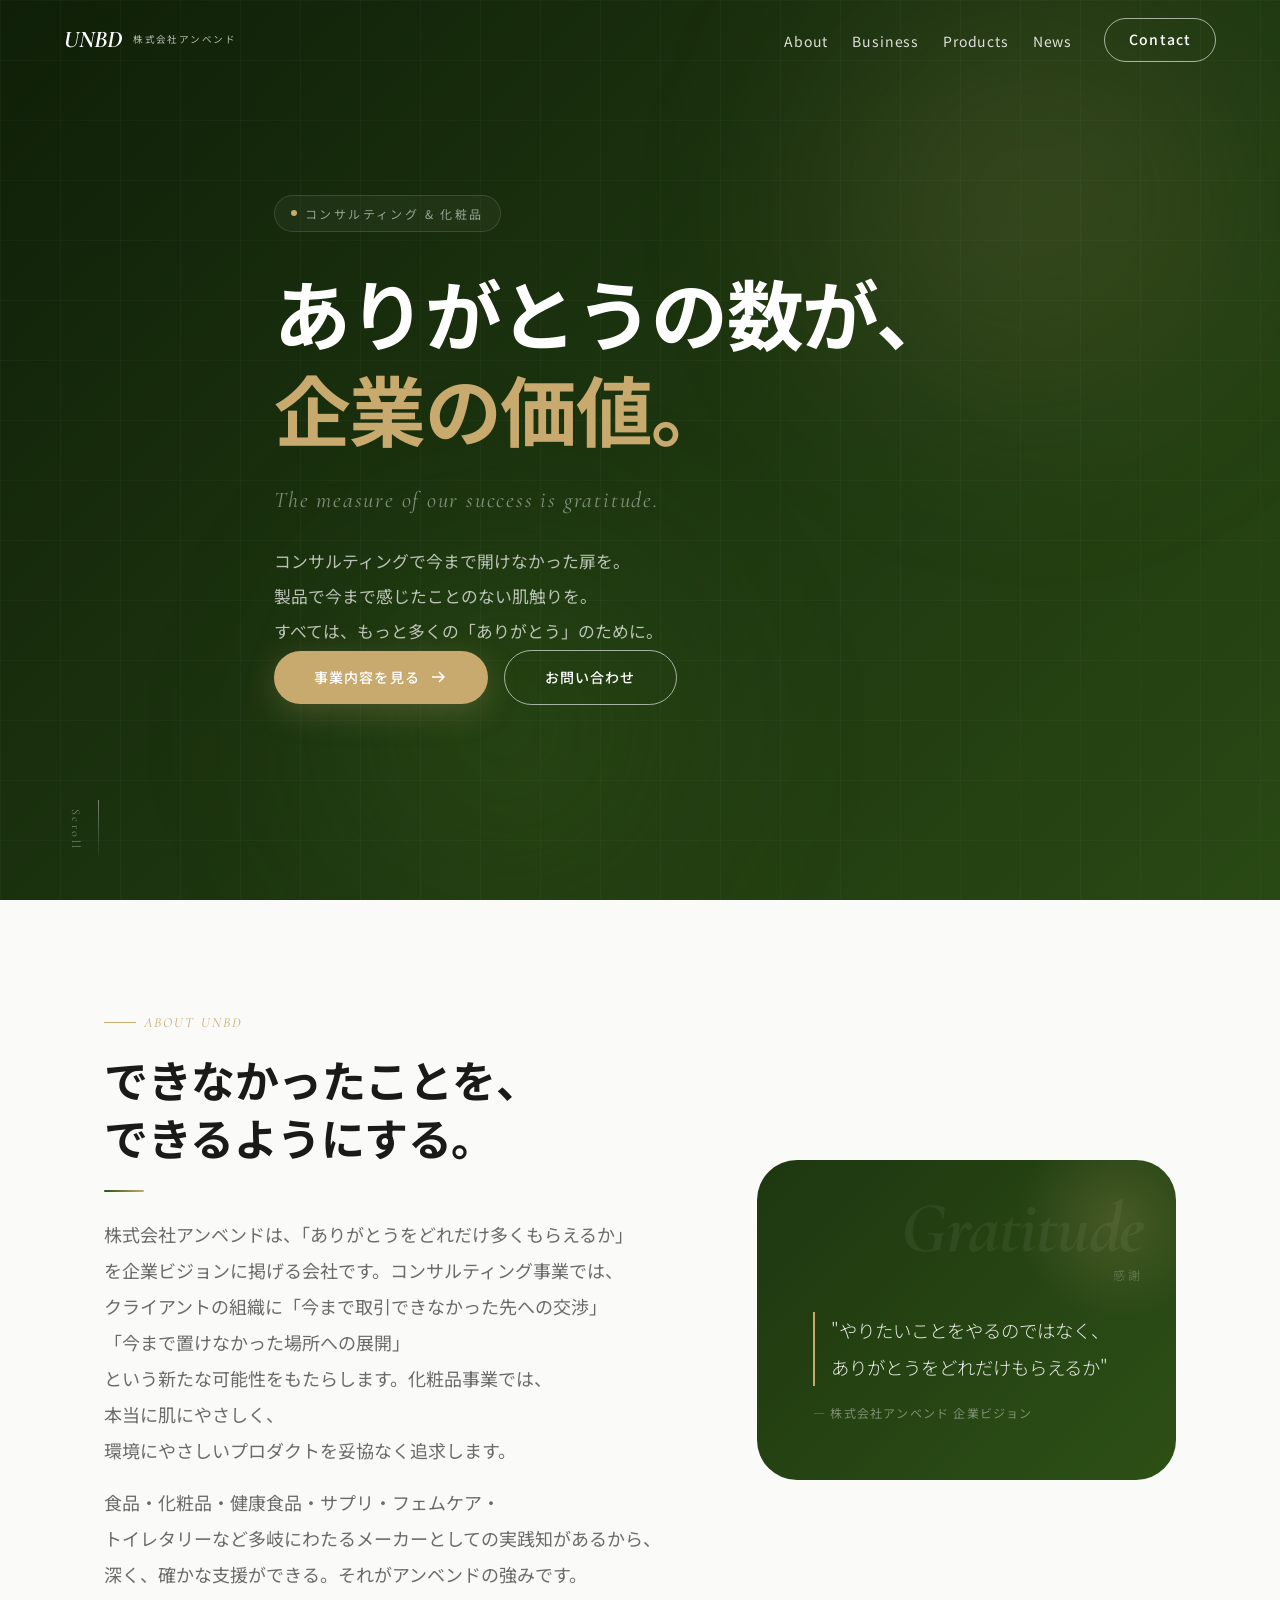
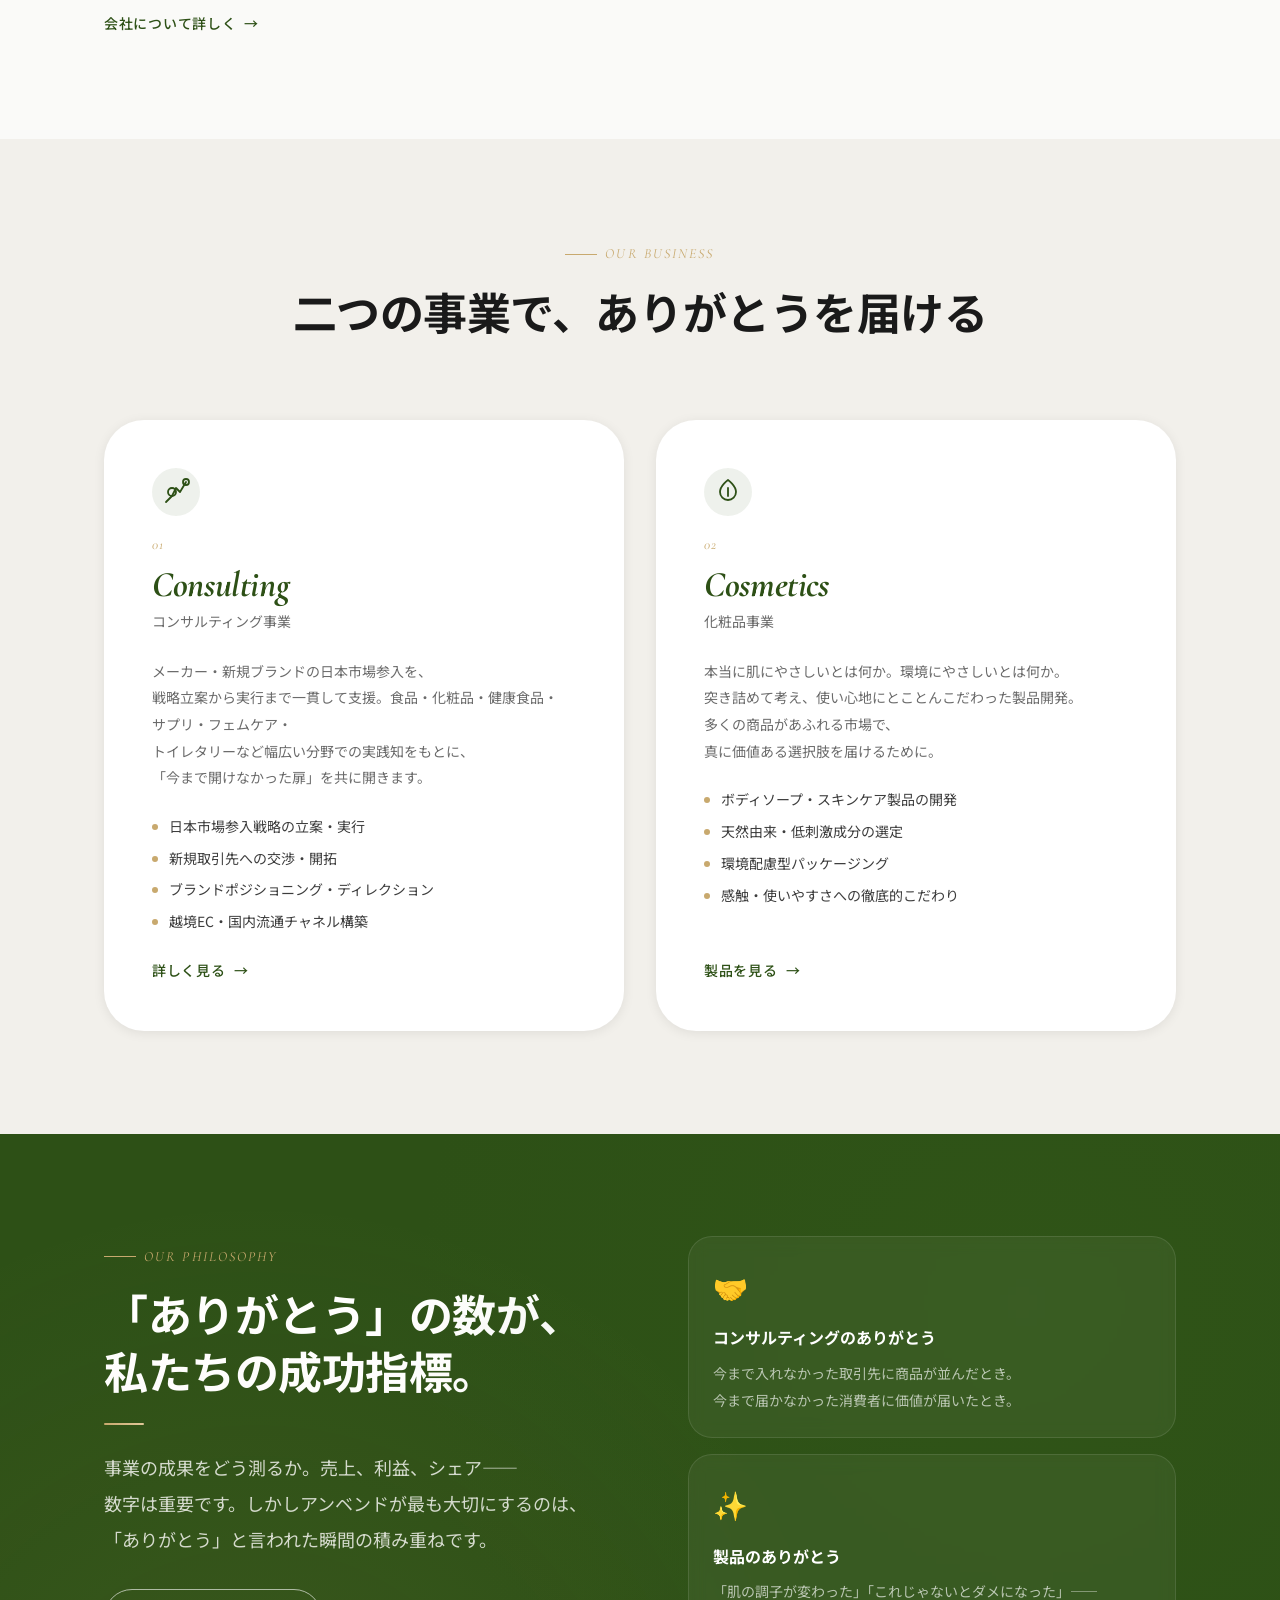
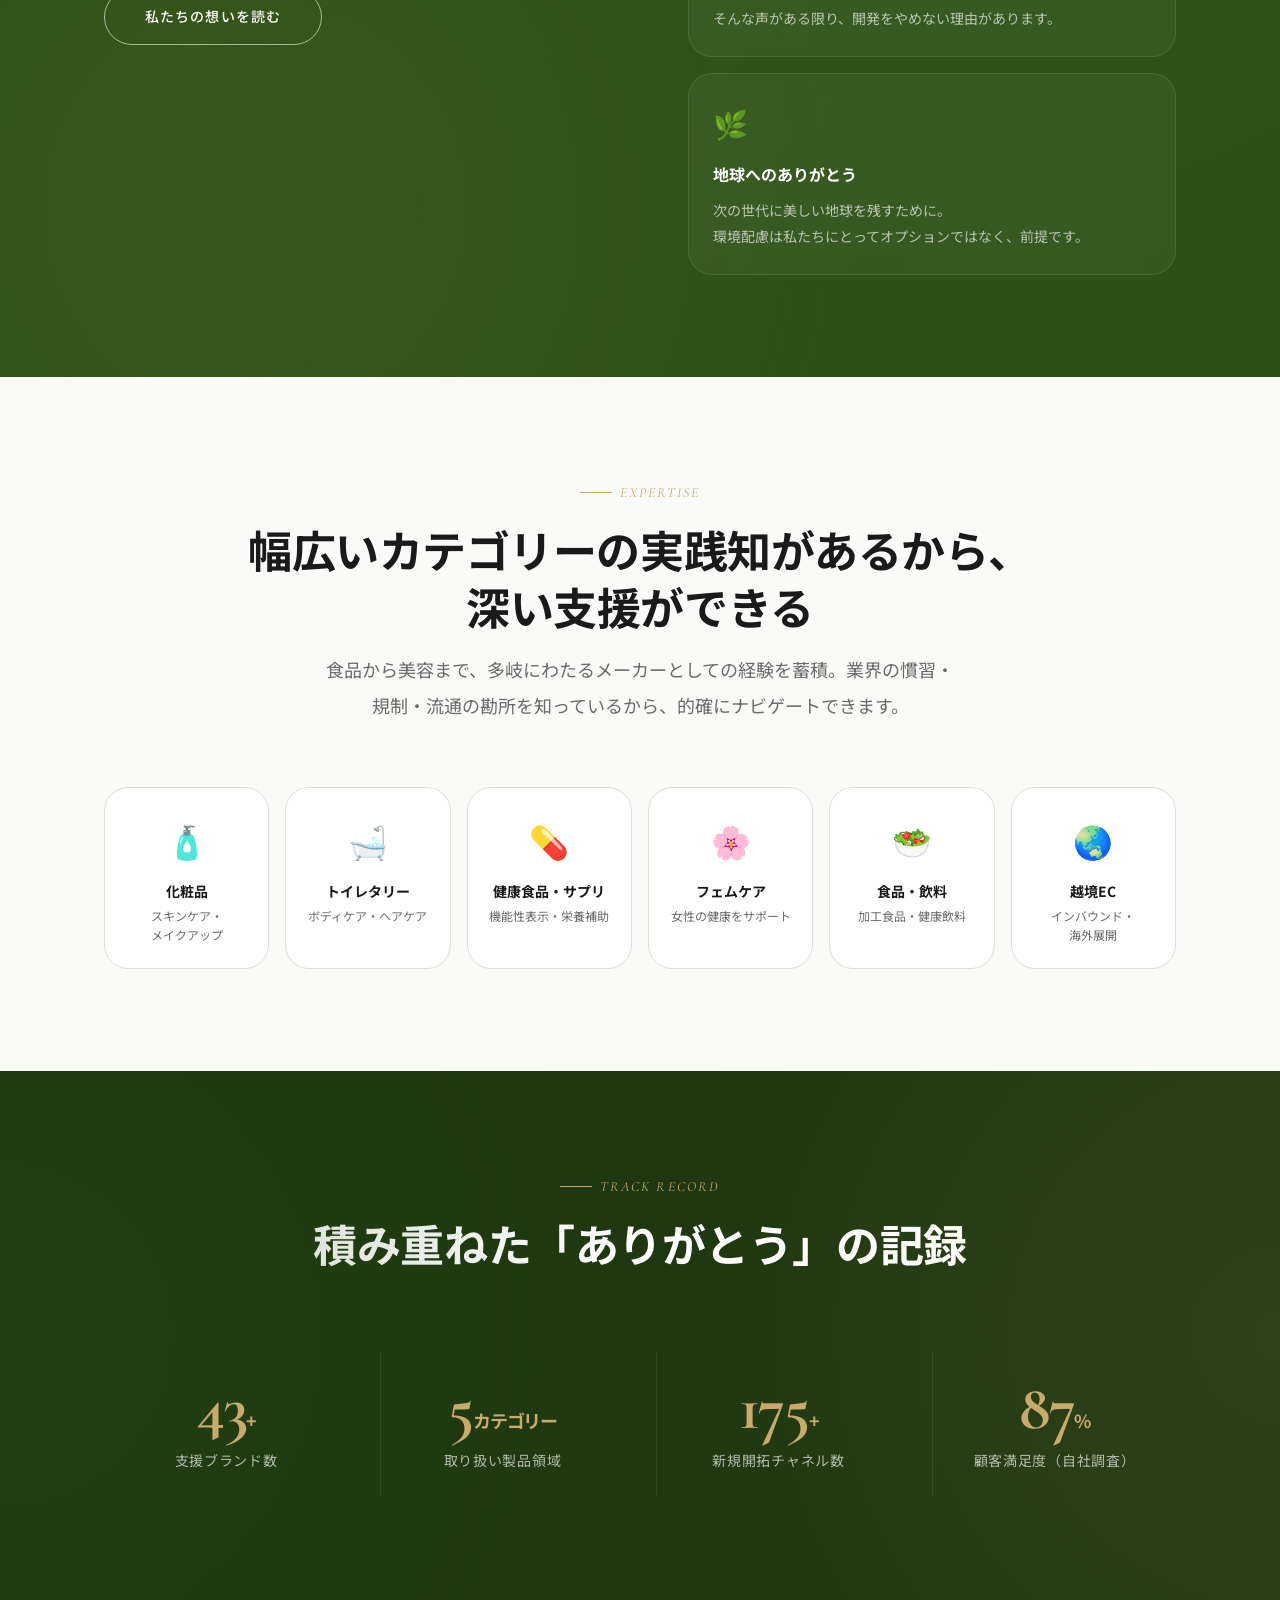
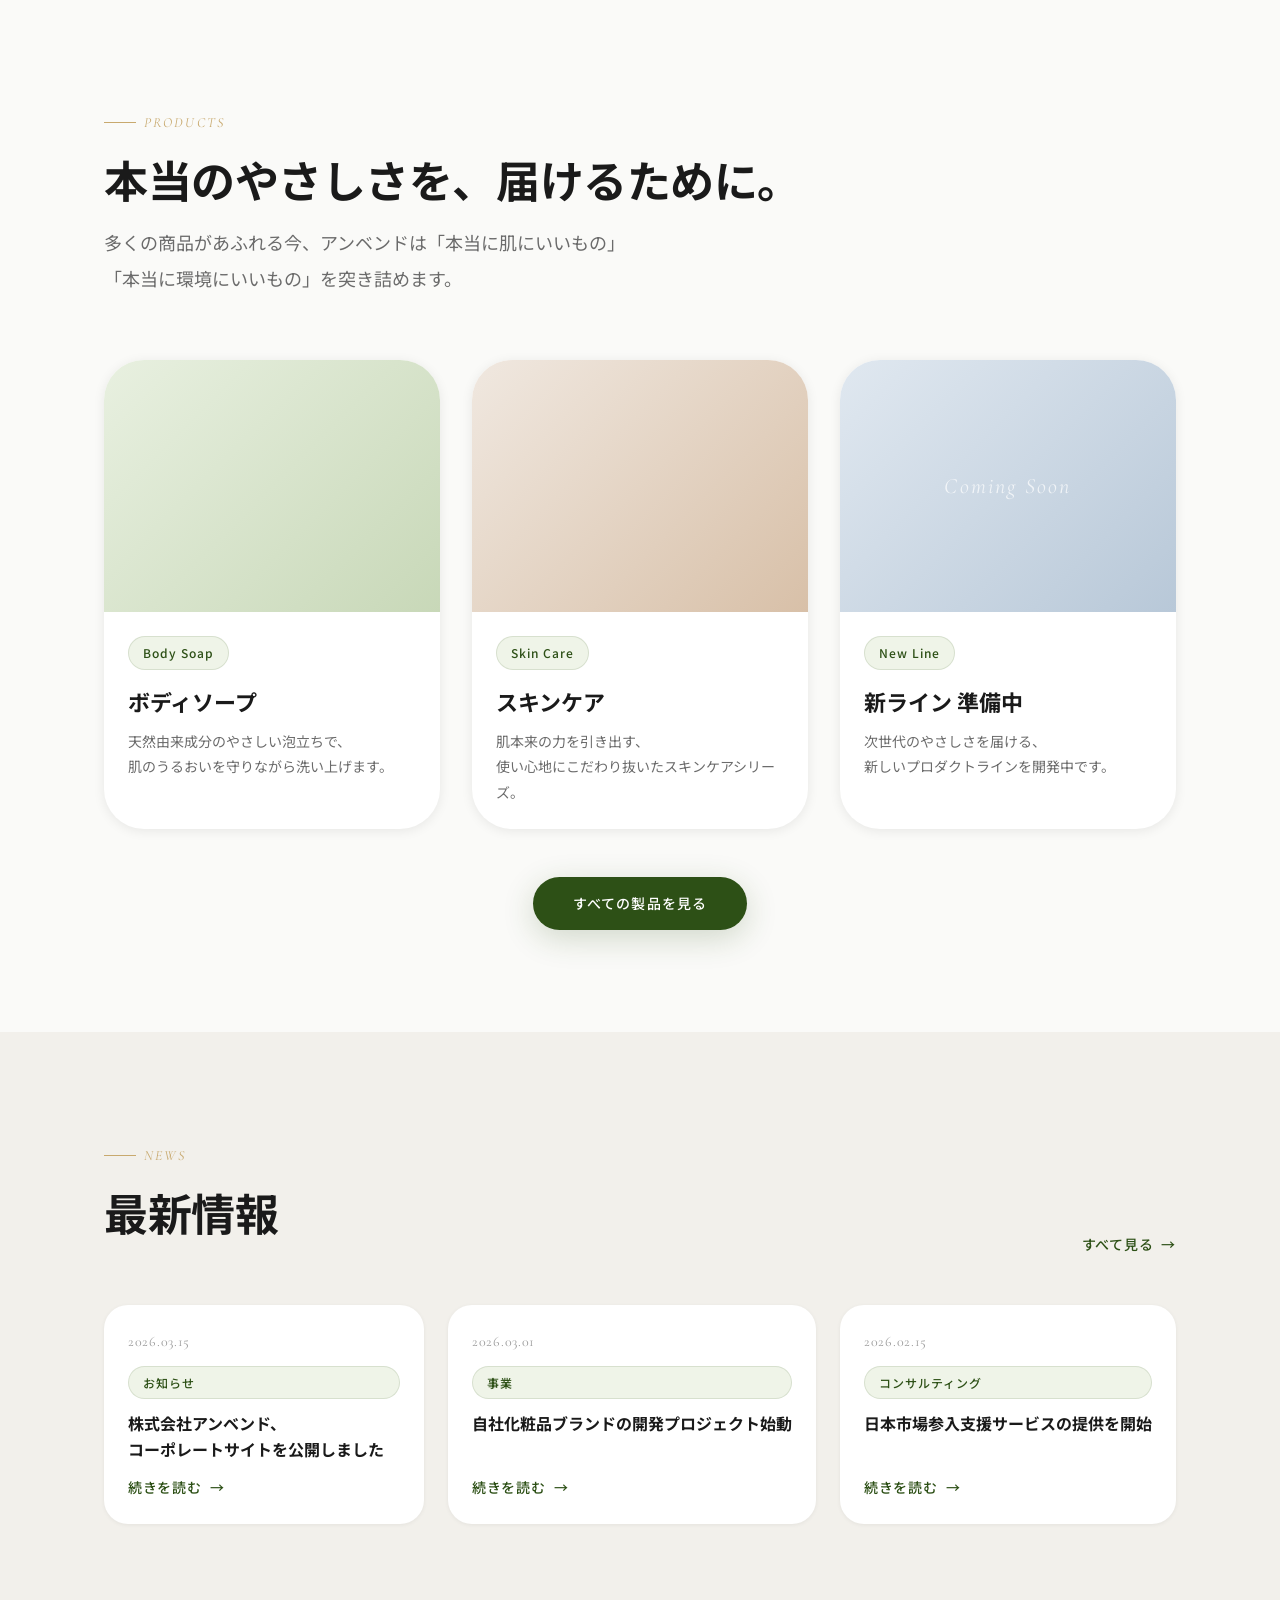
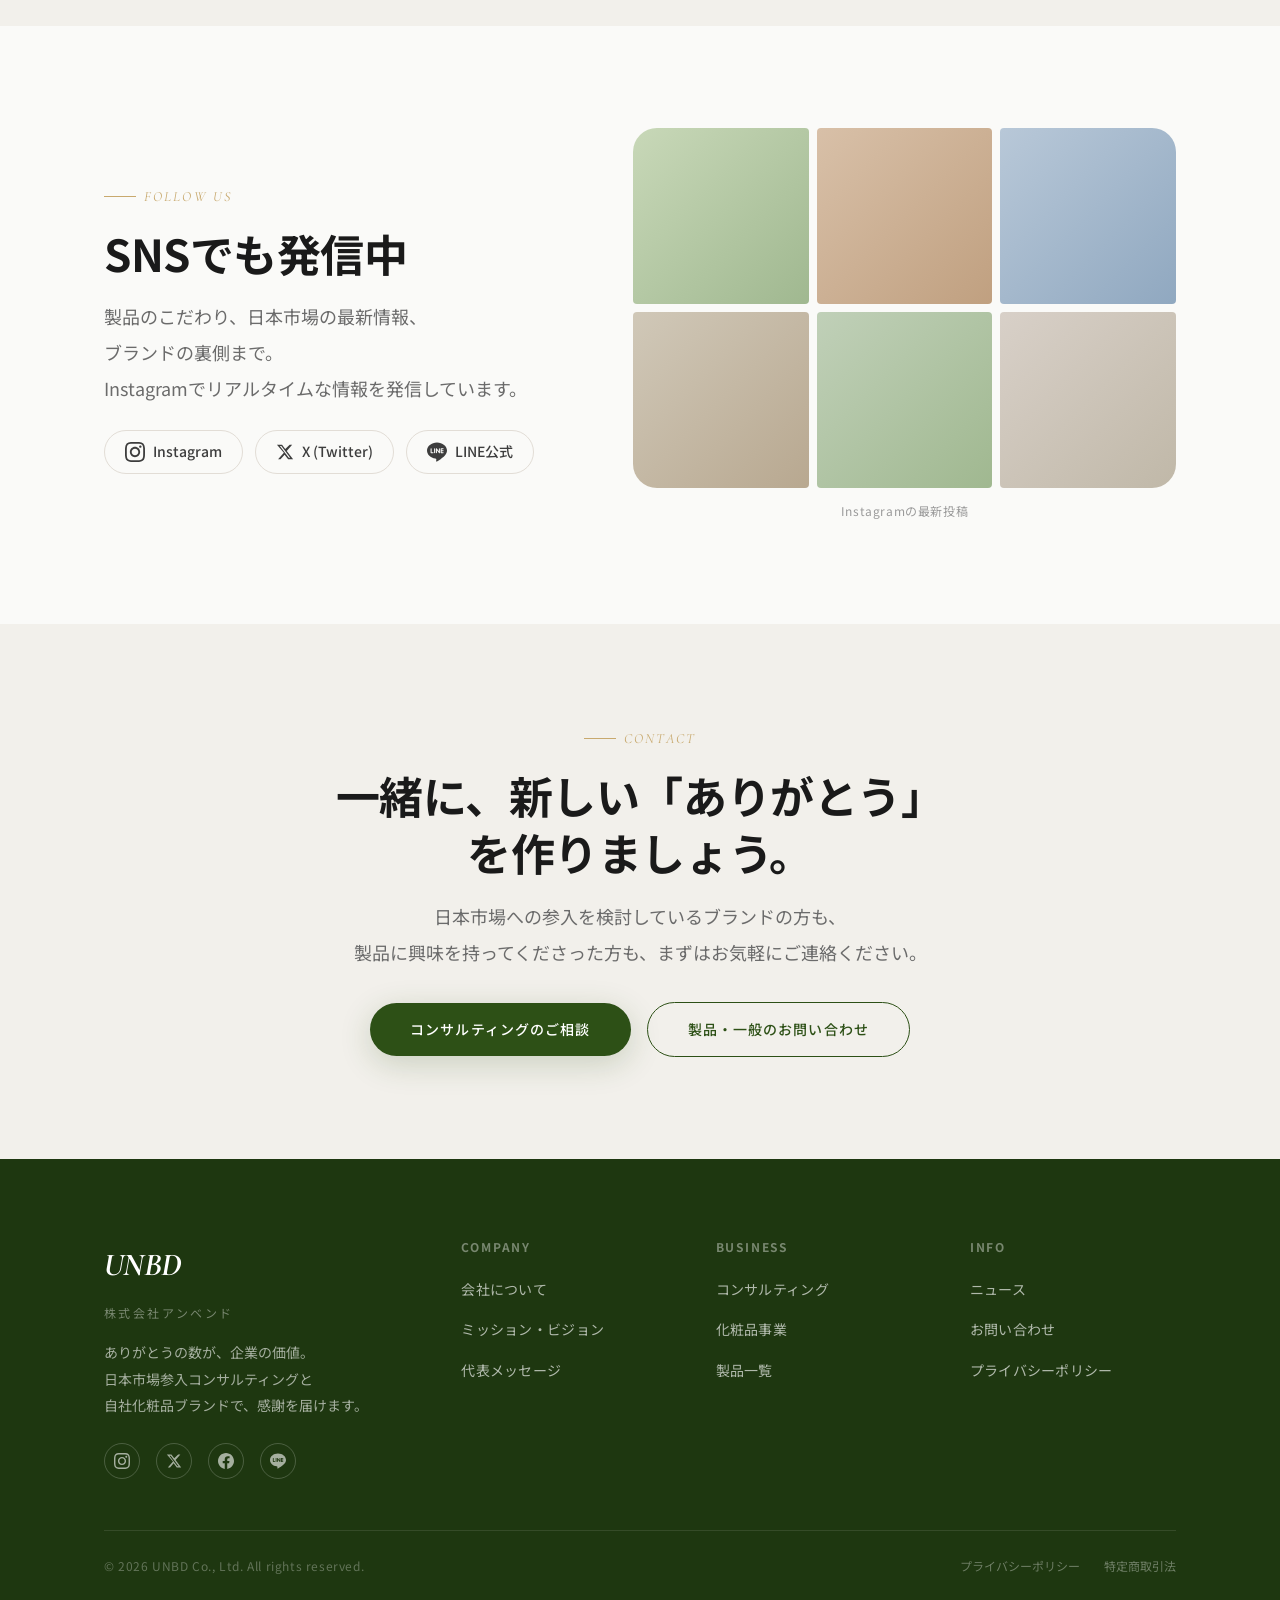
<file: index.html>
<!DOCTYPE html>
<html lang="ja">
<head>
  <meta charset="UTF-8">
  <meta name="viewport" content="width=device-width, initial-scale=1.0">
  <title>株式会社アンベンド | UNBD Co., Ltd. — ありがとうの数が、企業の価値。</title>
  <meta name="description" content="株式会社アンベンドは、メーカー・新規ブランドの日本市場参入を支援するコンサルティングと、肌・環境にやさしい自社化粧品を展開するコンパニーです。ありがとうの数を企業価値とし、クライアントと消費者の可能性を広げます。">
  <meta name="keywords" content="アンベンド,UNBD,コンサルティング,化粧品,日本市場参入,スキンケア,ボディソープ,ブランディング">

  <!-- OGP -->
  <meta property="og:title" content="株式会社アンベンド | UNBD Co., Ltd.">
  <meta property="og:description" content="ありがとうの数が、企業の価値。日本市場参入コンサルティングと自社化粧品ブランドを展開。">
  <meta property="og:type" content="website">
  <meta property="og:url" content="https://lin-nah-yuki-harada.github.io/UNBD.web/">
  <meta property="og:image" content="https://lin-nah-yuki-harada.github.io/UNBD.web/assets/images/ogp.jpg">
  <meta property="og:locale" content="ja_JP">
  <meta name="twitter:card" content="summary_large_image">
  <meta name="twitter:title" content="株式会社アンベンド | UNBD Co., Ltd.">
  <meta name="twitter:description" content="ありがとうの数が、企業の価値。日本市場参入コンサルティングと自社化粧品ブランドを展開。">

  <!-- Fonts -->
  <link rel="preconnect" href="https://fonts.googleapis.com">
  <link rel="preconnect" href="https://fonts.gstatic.com" crossorigin>
  <link href="https://fonts.googleapis.com/css2?family=Cormorant+Garamond:ital,wght@0,400;0,600;0,700;1,400;1,600;1,700&family=Noto+Sans+JP:wght@300;400;500;700&display=swap" rel="stylesheet">

  <!-- CSS -->
  <link rel="stylesheet" href="css/reset.css">
  <link rel="stylesheet" href="css/variables.css">
  <link rel="stylesheet" href="css/common.css">
  <link rel="stylesheet" href="css/pages/index.css">

  <!-- Structured Data -->
  <script type="application/ld+json">
  {
    "@context": "https://schema.org",
    "@type": "Organization",
    "name": "株式会社アンベンド",
    "alternateName": "UNBD Co., Ltd.",
    "url": "https://lin-nah-yuki-harada.github.io/UNBD.web/",
    "description": "メーカー・新規ブランドの日本市場参入コンサルティングと自社化粧品ブランドの開発・販売",
    "sameAs": []
  }
  </script>
</head>
<body>

  <!-- Page Loader -->
  <div class="page-loader" aria-hidden="true">
    <span class="page-loader__logo">UNBD</span>
  </div>

  <!-- Header -->
  <header class="header header--transparent" role="banner">
    <div class="header__inner">
      <a href="index.html" class="header__logo" aria-label="株式会社アンベンド トップへ">
        <span class="header__logo-mark">UNBD</span>
        <div class="header__logo-text">
          <span class="header__logo-ja">株式会社アンベンド</span>
        </div>
      </a>

      <nav class="header__nav" role="navigation" aria-label="メインナビゲーション">
        <ul class="header__nav-list">
          <li><a href="about.html" class="header__nav-link">About</a></li>
          <li><a href="business.html" class="header__nav-link">Business</a></li>
          <li><a href="products.html" class="header__nav-link">Products</a></li>
          <li><a href="news.html" class="header__nav-link">News</a></li>
        </ul>
        <a href="contact.html" class="header__cta">Contact</a>
      </nav>

      <button class="hamburger" aria-label="メニューを開く" aria-expanded="false">
        <span></span>
        <span></span>
        <span></span>
      </button>
    </div>
  </header>

  <!-- Mobile Nav -->
  <div class="mobile-nav" role="dialog" aria-label="モバイルナビゲーション">
    <ul class="mobile-nav__list">
      <li><a href="about.html" class="mobile-nav__link">About</a></li>
      <li><a href="business.html" class="mobile-nav__link">Business</a></li>
      <li><a href="products.html" class="mobile-nav__link">Products</a></li>
      <li><a href="news.html" class="mobile-nav__link">News</a></li>
      <li><a href="contact.html" class="mobile-nav__link">Contact</a></li>
    </ul>
    <div class="mobile-nav__sns">
      <a href="#" aria-label="Instagram">
        <svg viewBox="0 0 24 24" width="22" height="22" fill="currentColor"><path d="M12 2.163c3.204 0 3.584.012 4.85.07 3.252.148 4.771 1.691 4.919 4.919.058 1.265.069 1.645.069 4.849 0 3.205-.012 3.584-.069 4.849-.149 3.225-1.664 4.771-4.919 4.919-1.266.058-1.644.07-4.85.07-3.204 0-3.584-.012-4.849-.07-3.26-.149-4.771-1.699-4.919-4.92-.058-1.265-.07-1.644-.07-4.849 0-3.204.013-3.583.07-4.849.149-3.227 1.664-4.771 4.919-4.919 1.266-.057 1.645-.069 4.849-.069zm0-2.163c-3.259 0-3.667.014-4.947.072-4.358.2-6.78 2.618-6.98 6.98-.059 1.281-.073 1.689-.073 4.948 0 3.259.014 3.668.072 4.948.2 4.358 2.618 6.78 6.98 6.98 1.281.058 1.689.072 4.948.072 3.259 0 3.668-.014 4.948-.072 4.354-.2 6.782-2.618 6.979-6.98.059-1.28.073-1.689.073-4.948 0-3.259-.014-3.667-.072-4.947-.196-4.354-2.617-6.78-6.979-6.98-1.281-.059-1.69-.073-4.949-.073zm0 5.838c-3.403 0-6.162 2.759-6.162 6.162s2.759 6.163 6.162 6.163 6.162-2.759 6.162-6.163c0-3.403-2.759-6.162-6.162-6.162zm0 10.162c-2.209 0-4-1.79-4-4 0-2.209 1.791-4 4-4s4 1.791 4 4c0 2.21-1.791 4-4 4zm6.406-11.845c-.796 0-1.441.645-1.441 1.44s.645 1.44 1.441 1.44c.795 0 1.439-.645 1.439-1.44s-.644-1.44-1.439-1.44z"/></svg>
      </a>
      <a href="#" aria-label="X (Twitter)">
        <svg viewBox="0 0 24 24" width="20" height="20" fill="currentColor"><path d="M18.244 2.25h3.308l-7.227 8.26 8.502 11.24H16.17l-4.714-6.231-5.401 6.231H2.746l7.73-8.835L1.254 2.25H8.08l4.259 5.63zm-1.161 17.52h1.833L7.084 4.126H5.117z"/></svg>
      </a>
    </div>
  </div>

  <main id="main">

    <!-- ====================================================
         Hero
         ==================================================== -->
    <section class="hero" aria-label="ヒーロー">
      <div class="hero__bg">
        <div class="hero__overlay"></div>
        <div class="hero__orb hero__orb--1"></div>
        <div class="hero__orb hero__orb--2"></div>
        <div class="hero__grid"></div>
      </div>

      <div class="hero__content container">
        <div class="hero__tag" data-reveal="fade">
          <span class="hero__tag-dot"></span>
          コンサルティング &amp; 化粧品
        </div>

        <h1 class="hero__heading">
          <span class="hero__heading-line" data-reveal data-reveal-delay="1">ありがとうの数が、</span>
          <span class="hero__heading-line hero__heading-line--accent" data-reveal data-reveal-delay="2">企業の価値。</span>
        </h1>

        <p class="hero__subheading" data-reveal data-reveal-delay="3">
          <span class="hero__sub-en">The measure of our success is gratitude.</span>
        </p>

        <p class="hero__desc" data-reveal data-reveal-delay="4">
          コンサルティングで今まで開けなかった扉を。<br>
          製品で今まで感じたことのない肌触りを。<br>
          すべては、もっと多くの「ありがとう」のために。
        </p>

        <div class="hero__actions" data-reveal data-reveal-delay="5">
          <a href="business.html" class="btn btn--accent">
            事業内容を見る
            <svg class="btn-icon" viewBox="0 0 20 20" fill="none" stroke="currentColor" stroke-width="1.5"><path d="M4 10h12M11 5l5 5-5 5"/></svg>
          </a>
          <a href="contact.html" class="btn btn--outline-white">
            お問い合わせ
          </a>
        </div>
      </div>

      <div class="hero__scroll" aria-hidden="true">
        <span class="hero__scroll-text">Scroll</span>
        <div class="hero__scroll-line"></div>
      </div>
    </section>


    <!-- ====================================================
         Introduction
         ==================================================== -->
    <section class="section intro" id="intro">
      <div class="container">
        <div class="intro__inner">
          <div class="intro__text" data-reveal="left">
            <span class="eyebrow">About UNBD</span>
            <h2 class="section-title">
              できなかったことを、<br>
              できるようにする。
            </h2>
            <div class="divider"></div>
            <p class="intro__body">
              株式会社アンベンドは、「ありがとうをどれだけ多くもらえるか」を企業ビジョンに掲げる会社です。コンサルティング事業では、クライアントの組織に「今まで取引できなかった先への交渉」「今まで置けなかった場所への展開」という新たな可能性をもたらします。化粧品事業では、本当に肌にやさしく、環境にやさしいプロダクトを妥協なく追求します。
            </p>
            <p class="intro__body">
              食品・化粧品・健康食品・サプリ・フェムケア・トイレタリーなど多岐にわたるメーカーとしての実践知があるから、深く、確かな支援ができる。それがアンベンドの強みです。
            </p>
            <a href="about.html" class="arrow-link">会社について詳しく</a>
          </div>

          <div class="intro__visual" data-reveal="right">
            <div class="intro__visual-main">
              <div class="intro__visual-accent">
                <span class="intro__visual-en">Gratitude</span>
                <span class="intro__visual-ja">感謝</span>
              </div>
              <blockquote class="intro__quote">
                "やりたいことをやるのではなく、<br>
                ありがとうをどれだけもらえるか"
              </blockquote>
              <p class="intro__quote-attr">— 株式会社アンベンド 企業ビジョン</p>
            </div>
          </div>
        </div>
      </div>
    </section>


    <!-- ====================================================
         Business (Two Pillars)
         ==================================================== -->
    <section class="section section--bg pillars" id="business">
      <div class="container">
        <div class="section-header section-header--center">
          <span class="eyebrow">Our Business</span>
          <h2 class="section-title section-title--center">二つの事業で、ありがとうを届ける</h2>
        </div>

        <div class="pillars__grid">
          <!-- Consulting -->
          <article class="pillar" data-reveal data-reveal-delay="1">
            <div class="pillar__icon">
              <svg viewBox="0 0 48 48" fill="none" xmlns="http://www.w3.org/2000/svg">
                <rect width="48" height="48" rx="24" fill="currentColor" fill-opacity="0.08"/>
                <path d="M14 34l6-6m0 0l4-8 4 4 6-10" stroke="currentColor" stroke-width="1.8" stroke-linecap="round" stroke-linejoin="round"/>
                <circle cx="34" cy="14" r="3" stroke="currentColor" stroke-width="1.8"/>
                <path d="M20 28a4 4 0 100-8 4 4 0 000 8z" stroke="currentColor" stroke-width="1.8"/>
              </svg>
            </div>
            <div class="pillar__num">01</div>
            <h3 class="pillar__title">Consulting</h3>
            <p class="pillar__title-ja">コンサルティング事業</p>
            <p class="pillar__text">
              メーカー・新規ブランドの日本市場参入を、戦略立案から実行まで一貫して支援。食品・化粧品・健康食品・サプリ・フェムケア・トイレタリーなど幅広い分野での実践知をもとに、「今まで開けなかった扉」を共に開きます。
            </p>
            <ul class="pillar__list">
              <li>日本市場参入戦略の立案・実行</li>
              <li>新規取引先への交渉・開拓</li>
              <li>ブランドポジショニング・ディレクション</li>
              <li>越境EC・国内流通チャネル構築</li>
            </ul>
            <a href="business.html#consulting" class="arrow-link">詳しく見る</a>
          </article>

          <!-- Cosmetics -->
          <article class="pillar" data-reveal data-reveal-delay="2">
            <div class="pillar__icon">
              <svg viewBox="0 0 48 48" fill="none" xmlns="http://www.w3.org/2000/svg">
                <rect width="48" height="48" rx="24" fill="currentColor" fill-opacity="0.08"/>
                <path d="M24 12c0 0-8 5.5-8 12a8 8 0 0016 0c0-6.5-8-12-8-12z" stroke="currentColor" stroke-width="1.8" stroke-linejoin="round"/>
                <path d="M24 28v-8" stroke="currentColor" stroke-width="1.8" stroke-linecap="round"/>
              </svg>
            </div>
            <div class="pillar__num">02</div>
            <h3 class="pillar__title">Cosmetics</h3>
            <p class="pillar__title-ja">化粧品事業</p>
            <p class="pillar__text">
              本当に肌にやさしいとは何か。環境にやさしいとは何か。突き詰めて考え、使い心地にとことんこだわった製品開発。多くの商品があふれる市場で、真に価値ある選択肢を届けるために。
            </p>
            <ul class="pillar__list">
              <li>ボディソープ・スキンケア製品の開発</li>
              <li>天然由来・低刺激成分の選定</li>
              <li>環境配慮型パッケージング</li>
              <li>感触・使いやすさへの徹底的こだわり</li>
            </ul>
            <a href="products.html" class="arrow-link">製品を見る</a>
          </article>
        </div>
      </div>
    </section>


    <!-- ====================================================
         Philosophy
         ==================================================== -->
    <section class="section section--primary philosophy" id="philosophy">
      <div class="philosophy__pattern" aria-hidden="true"></div>
      <div class="container">
        <div class="philosophy__inner">
          <div class="philosophy__left" data-reveal="left">
            <span class="eyebrow" style="color: var(--color-accent);">Our Philosophy</span>
            <h2 class="section-title section-title--white">
              「ありがとう」の数が、私たちの成功指標。
            </h2>
            <div class="divider divider--gold"></div>
            <p class="section-lead section-lead--white">
              事業の成果をどう測るか。売上、利益、シェア——数字は重要です。しかしアンベンドが最も大切にするのは、「ありがとう」と言われた瞬間の積み重ねです。
            </p>
            <a href="about.html" class="btn btn--outline-white" style="margin-top: var(--space-8);">
              私たちの想いを読む
            </a>
          </div>

          <div class="philosophy__right" data-reveal="right">
            <div class="philosophy__cards">
              <div class="philosophy__card" data-reveal data-reveal-delay="1">
                <div class="philosophy__card-icon">🤝</div>
                <h4>コンサルティングのありがとう</h4>
                <p>今まで入れなかった取引先に商品が並んだとき。今まで届かなかった消費者に価値が届いたとき。</p>
              </div>
              <div class="philosophy__card" data-reveal data-reveal-delay="2">
                <div class="philosophy__card-icon">✨</div>
                <h4>製品のありがとう</h4>
                <p>「肌の調子が変わった」「これじゃないとダメになった」——そんな声がある限り、開発をやめない理由があります。</p>
              </div>
              <div class="philosophy__card" data-reveal data-reveal-delay="3">
                <div class="philosophy__card-icon">🌿</div>
                <h4>地球へのありがとう</h4>
                <p>次の世代に美しい地球を残すために。環境配慮は私たちにとってオプションではなく、前提です。</p>
              </div>
            </div>
          </div>
        </div>
      </div>
    </section>


    <!-- ====================================================
         Expertise (Categories)
         ==================================================== -->
    <section class="section expertise" id="expertise">
      <div class="container">
        <div class="section-header section-header--center" data-reveal>
          <span class="eyebrow">Expertise</span>
          <h2 class="section-title section-title--center">幅広いカテゴリーの実践知があるから、深い支援ができる</h2>
          <p class="section-lead section-lead--center">
            食品から美容まで、多岐にわたるメーカーとしての経験を蓄積。業界の慣習・規制・流通の勘所を知っているから、的確にナビゲートできます。
          </p>
        </div>

        <div class="expertise__grid">
          <div class="expertise__item" data-reveal data-reveal-delay="1">
            <div class="expertise__item-icon">🧴</div>
            <h3>化粧品</h3>
            <p>スキンケア・メイクアップ</p>
          </div>
          <div class="expertise__item" data-reveal data-reveal-delay="2">
            <div class="expertise__item-icon">🛁</div>
            <h3>トイレタリー</h3>
            <p>ボディケア・ヘアケア</p>
          </div>
          <div class="expertise__item" data-reveal data-reveal-delay="1">
            <div class="expertise__item-icon">💊</div>
            <h3>健康食品・サプリ</h3>
            <p>機能性表示・栄養補助</p>
          </div>
          <div class="expertise__item" data-reveal data-reveal-delay="2">
            <div class="expertise__item-icon">🌸</div>
            <h3>フェムケア</h3>
            <p>女性の健康をサポート</p>
          </div>
          <div class="expertise__item" data-reveal data-reveal-delay="3">
            <div class="expertise__item-icon">🥗</div>
            <h3>食品・飲料</h3>
            <p>加工食品・健康飲料</p>
          </div>
          <div class="expertise__item" data-reveal data-reveal-delay="4">
            <div class="expertise__item-icon">🌏</div>
            <h3>越境EC</h3>
            <p>インバウンド・海外展開</p>
          </div>
        </div>
      </div>
    </section>


    <!-- ====================================================
         Stats
         ==================================================== -->
    <section class="section section--dark stats" id="stats" aria-label="実績数値">
      <div class="stats__pattern" aria-hidden="true"></div>
      <div class="container">
        <div class="section-header section-header--center">
          <span class="eyebrow" style="color: var(--color-accent);">Track Record</span>
          <h2 class="section-title section-title--white section-title--center">
            積み重ねた「ありがとう」の記録
          </h2>
        </div>

        <div class="stats__grid">
          <div class="stat" data-reveal data-reveal-delay="1">
            <div class="stat__number">
              <span data-count="50">0</span><span class="stat__unit">+</span>
            </div>
            <p class="stat__label">支援ブランド数</p>
          </div>
          <div class="stat" data-reveal data-reveal-delay="2">
            <div class="stat__number">
              <span data-count="6">0</span><span class="stat__unit">カテゴリー</span>
            </div>
            <p class="stat__label">取り扱い製品領域</p>
          </div>
          <div class="stat" data-reveal data-reveal-delay="3">
            <div class="stat__number">
              <span data-count="200">0</span><span class="stat__unit">+</span>
            </div>
            <p class="stat__label">新規開拓チャネル数</p>
          </div>
          <div class="stat" data-reveal data-reveal-delay="4">
            <div class="stat__number">
              <span data-count="100">0</span><span class="stat__unit">%</span>
            </div>
            <p class="stat__label">顧客満足度（自社調査）</p>
          </div>
        </div>
      </div>
    </section>


    <!-- ====================================================
         Products Preview
         ==================================================== -->
    <section class="section products-preview" id="products">
      <div class="container">
        <div class="section-header" data-reveal>
          <span class="eyebrow">Products</span>
          <h2 class="section-title">本当のやさしさを、届けるために。</h2>
          <p class="section-lead">多くの商品があふれる今、アンベンドは「本当に肌にいいもの」「本当に環境にいいもの」を突き詰めます。</p>
        </div>

        <div class="products-preview__grid">
          <article class="product-card" data-reveal data-reveal-delay="1">
            <div class="product-card__image product-card__image--body">
              <div class="product-card__overlay">
                <a href="products.html" class="btn btn--outline-white btn--sm">詳細を見る</a>
              </div>
            </div>
            <div class="product-card__body">
              <span class="tag">Body Soap</span>
              <h3 class="product-card__title">ボディソープ</h3>
              <p class="product-card__text">天然由来成分のやさしい泡立ちで、肌のうるおいを守りながら洗い上げます。</p>
            </div>
          </article>

          <article class="product-card" data-reveal data-reveal-delay="2">
            <div class="product-card__image product-card__image--skin">
              <div class="product-card__overlay">
                <a href="products.html" class="btn btn--outline-white btn--sm">詳細を見る</a>
              </div>
            </div>
            <div class="product-card__body">
              <span class="tag">Skin Care</span>
              <h3 class="product-card__title">スキンケア</h3>
              <p class="product-card__text">肌本来の力を引き出す、使い心地にこだわり抜いたスキンケアシリーズ。</p>
            </div>
          </article>

          <article class="product-card product-card--coming" data-reveal data-reveal-delay="3">
            <div class="product-card__image product-card__image--new">
              <div class="product-card__coming-badge">Coming Soon</div>
            </div>
            <div class="product-card__body">
              <span class="tag">New Line</span>
              <h3 class="product-card__title">新ライン 準備中</h3>
              <p class="product-card__text">次世代のやさしさを届ける、新しいプロダクトラインを開発中です。</p>
            </div>
          </article>
        </div>

        <div class="text-center" style="margin-top: var(--space-12);">
          <a href="products.html" class="btn btn--primary">すべての製品を見る</a>
        </div>
      </div>
    </section>


    <!-- ====================================================
         News
         ==================================================== -->
    <section class="section section--bg news-section" id="news">
      <div class="container">
        <div class="news-section__header">
          <div data-reveal>
            <span class="eyebrow">News</span>
            <h2 class="section-title">最新情報</h2>
          </div>
          <a href="news.html" class="arrow-link" data-reveal>すべて見る</a>
        </div>

        <div class="news-section__grid">
          <article class="news-card" data-reveal data-reveal-delay="1">
            <time class="news-card__date" datetime="2026-03-15">2026.03.15</time>
            <span class="tag">お知らせ</span>
            <h3 class="news-card__title">株式会社アンベンド、コーポレートサイトを公開しました</h3>
            <a href="news.html" class="arrow-link">続きを読む</a>
          </article>

          <article class="news-card" data-reveal data-reveal-delay="2">
            <time class="news-card__date" datetime="2026-03-01">2026.03.01</time>
            <span class="tag">事業</span>
            <h3 class="news-card__title">自社化粧品ブランドの開発プロジェクト始動</h3>
            <a href="news.html" class="arrow-link">続きを読む</a>
          </article>

          <article class="news-card" data-reveal data-reveal-delay="3">
            <time class="news-card__date" datetime="2026-02-15">2026.02.15</time>
            <span class="tag">コンサルティング</span>
            <h3 class="news-card__title">日本市場参入支援サービスの提供を開始</h3>
            <a href="news.html" class="arrow-link">続きを読む</a>
          </article>
        </div>
      </div>
    </section>


    <!-- ====================================================
         SNS
         ==================================================== -->
    <section class="section sns-section" id="sns">
      <div class="container">
        <div class="sns-section__inner" data-reveal>
          <div class="sns-section__text">
            <span class="eyebrow">Follow Us</span>
            <h2 class="section-title">SNSでも発信中</h2>
            <p class="section-lead">
              製品のこだわり、日本市場の最新情報、ブランドの裏側まで。Instagramでリアルタイムな情報を発信しています。
            </p>
            <div class="sns-section__links">
              <a href="#" class="sns-section__link" aria-label="Instagram">
                <svg viewBox="0 0 24 24" width="20" height="20" fill="currentColor"><path d="M12 2.163c3.204 0 3.584.012 4.85.07 3.252.148 4.771 1.691 4.919 4.919.058 1.265.069 1.645.069 4.849 0 3.205-.012 3.584-.069 4.849-.149 3.225-1.664 4.771-4.919 4.919-1.266.058-1.644.07-4.85.07-3.204 0-3.584-.012-4.849-.07-3.26-.149-4.771-1.699-4.919-4.92-.058-1.265-.07-1.644-.07-4.849 0-3.204.013-3.583.07-4.849.149-3.227 1.664-4.771 4.919-4.919 1.266-.057 1.645-.069 4.849-.069zm0-2.163c-3.259 0-3.667.014-4.947.072-4.358.2-6.78 2.618-6.98 6.98-.059 1.281-.073 1.689-.073 4.948 0 3.259.014 3.668.072 4.948.2 4.358 2.618 6.78 6.98 6.98 1.281.058 1.689.072 4.948.072 3.259 0 3.668-.014 4.948-.072 4.354-.2 6.782-2.618 6.979-6.98.059-1.28.073-1.689.073-4.948 0-3.259-.014-3.667-.072-4.947-.196-4.354-2.617-6.78-6.979-6.98-1.281-.059-1.69-.073-4.949-.073zm0 5.838c-3.403 0-6.162 2.759-6.162 6.162s2.759 6.163 6.162 6.163 6.162-2.759 6.162-6.163c0-3.403-2.759-6.162-6.162-6.162zm0 10.162c-2.209 0-4-1.79-4-4 0-2.209 1.791-4 4-4s4 1.791 4 4c0 2.21-1.791 4-4 4zm6.406-11.845c-.796 0-1.441.645-1.441 1.44s.645 1.44 1.441 1.44c.795 0 1.439-.645 1.439-1.44s-.644-1.44-1.439-1.44z"/></svg>
                Instagram
              </a>
              <a href="#" class="sns-section__link" aria-label="X">
                <svg viewBox="0 0 24 24" width="18" height="18" fill="currentColor"><path d="M18.244 2.25h3.308l-7.227 8.26 8.502 11.24H16.17l-4.714-6.231-5.401 6.231H2.746l7.73-8.835L1.254 2.25H8.08l4.259 5.63zm-1.161 17.52h1.833L7.084 4.126H5.117z"/></svg>
                X (Twitter)
              </a>
              <a href="#" class="sns-section__link" aria-label="LINE">
                <svg viewBox="0 0 24 24" width="20" height="20" fill="currentColor"><path d="M19.365 9.863c.349 0 .63.285.63.631 0 .345-.281.63-.63.63H17.61v1.125h1.755c.349 0 .63.283.63.63 0 .344-.281.629-.63.629h-2.386c-.345 0-.627-.285-.627-.629V8.108c0-.345.282-.63.627-.63h2.386c.349 0 .63.285.63.63 0 .349-.281.63-.63.63H17.61v1.125h1.755zm-3.855 3.016c0 .27-.174.51-.432.596-.064.021-.133.031-.199.031-.211 0-.391-.09-.51-.25l-2.443-3.317v2.94c0 .344-.279.629-.631.629-.346 0-.626-.285-.626-.629V8.108c0-.27.173-.51.43-.595.06-.023.136-.033.194-.033.195 0 .375.104.495.254l2.462 3.33V8.108c0-.345.282-.63.63-.63.345 0 .63.285.63.63v4.771zm-5.741 0c0 .344-.282.629-.631.629-.345 0-.627-.285-.627-.629V8.108c0-.345.282-.63.627-.63.349 0 .631.285.631.63v4.771zm-2.466.629H4.917c-.345 0-.63-.285-.63-.629V8.108c0-.345.285-.63.63-.63.348 0 .63.285.63.63v4.141h1.756c.348 0 .629.283.629.63 0 .344-.281.629-.629.629M24 10.314C24 4.943 18.615.572 12 .572S0 4.943 0 10.314c0 4.811 4.27 8.842 10.035 9.608.391.082.923.258 1.058.59.12.301.079.766.038 1.08l-.164 1.02c-.045.301-.24 1.186 1.049.645 1.291-.539 6.916-4.078 9.436-6.975C23.176 14.393 24 12.458 24 10.314"/></svg>
                LINE公式
              </a>
            </div>
          </div>

          <div class="sns-section__feed">
            <div class="sns-feed-placeholder">
              <div class="sns-feed-placeholder__grid">
                <div class="sns-feed-item sns-feed-item--1"></div>
                <div class="sns-feed-item sns-feed-item--2"></div>
                <div class="sns-feed-item sns-feed-item--3"></div>
                <div class="sns-feed-item sns-feed-item--4"></div>
                <div class="sns-feed-item sns-feed-item--5"></div>
                <div class="sns-feed-item sns-feed-item--6"></div>
              </div>
              <p class="sns-feed-placeholder__note">Instagramの最新投稿</p>
            </div>
          </div>
        </div>
      </div>
    </section>


    <!-- ====================================================
         Contact CTA
         ==================================================== -->
    <section class="section section--bg cta-section" id="cta">
      <div class="container">
        <div class="cta-section__inner" data-reveal>
          <span class="eyebrow">Contact</span>
          <h2 class="section-title">一緒に、新しい「ありがとう」を作りましょう。</h2>
          <p class="section-lead">
            日本市場への参入を検討しているブランドの方も、製品に興味を持ってくださった方も、まずはお気軽にご連絡ください。
          </p>
          <div class="cta-section__actions">
            <a href="contact.html?type=consulting" class="btn btn--primary">コンサルティングのご相談</a>
            <a href="contact.html?type=product" class="btn btn--outline">製品・一般のお問い合わせ</a>
          </div>
        </div>
      </div>
    </section>

  </main>

  <!-- Footer -->
  <footer class="footer" role="contentinfo">
    <div class="container">
      <div class="footer__inner">
        <div class="footer__brand">
          <div class="footer__brand-logo">UNBD</div>
          <div class="footer__brand-ja">株式会社アンベンド</div>
          <p class="footer__tagline">ありがとうの数が、企業の価値。<br>日本市場参入コンサルティングと<br>自社化粧品ブランドで、感謝を届けます。</p>
          <div class="footer__sns">
            <a href="#" class="footer__sns-link" aria-label="Instagram">
              <svg viewBox="0 0 24 24" fill="currentColor"><path d="M12 2.163c3.204 0 3.584.012 4.85.07 3.252.148 4.771 1.691 4.919 4.919.058 1.265.069 1.645.069 4.849 0 3.205-.012 3.584-.069 4.849-.149 3.225-1.664 4.771-4.919 4.919-1.266.058-1.644.07-4.85.07-3.204 0-3.584-.012-4.849-.07-3.26-.149-4.771-1.699-4.919-4.92-.058-1.265-.07-1.644-.07-4.849 0-3.204.013-3.583.07-4.849.149-3.227 1.664-4.771 4.919-4.919 1.266-.057 1.645-.069 4.849-.069zm0-2.163c-3.259 0-3.667.014-4.947.072-4.358.2-6.78 2.618-6.98 6.98-.059 1.281-.073 1.689-.073 4.948 0 3.259.014 3.668.072 4.948.2 4.358 2.618 6.78 6.98 6.98 1.281.058 1.689.072 4.948.072 3.259 0 3.668-.014 4.948-.072 4.354-.2 6.782-2.618 6.979-6.98.059-1.28.073-1.689.073-4.948 0-3.259-.014-3.667-.072-4.947-.196-4.354-2.617-6.78-6.979-6.98-1.281-.059-1.69-.073-4.949-.073zm0 5.838c-3.403 0-6.162 2.759-6.162 6.162s2.759 6.163 6.162 6.163 6.162-2.759 6.162-6.163c0-3.403-2.759-6.162-6.162-6.162zm0 10.162c-2.209 0-4-1.79-4-4 0-2.209 1.791-4 4-4s4 1.791 4 4c0 2.21-1.791 4-4 4zm6.406-11.845c-.796 0-1.441.645-1.441 1.44s.645 1.44 1.441 1.44c.795 0 1.439-.645 1.439-1.44s-.644-1.44-1.439-1.44z"/></svg>
            </a>
            <a href="#" class="footer__sns-link" aria-label="X (Twitter)">
              <svg viewBox="0 0 24 24" fill="currentColor"><path d="M18.244 2.25h3.308l-7.227 8.26 8.502 11.24H16.17l-4.714-6.231-5.401 6.231H2.746l7.73-8.835L1.254 2.25H8.08l4.259 5.63zm-1.161 17.52h1.833L7.084 4.126H5.117z"/></svg>
            </a>
            <a href="#" class="footer__sns-link" aria-label="Facebook">
              <svg viewBox="0 0 24 24" fill="currentColor"><path d="M24 12.073c0-6.627-5.373-12-12-12s-12 5.373-12 12c0 5.99 4.388 10.954 10.125 11.854v-8.385H7.078v-3.47h3.047V9.43c0-3.007 1.792-4.669 4.533-4.669 1.312 0 2.686.235 2.686.235v2.953H15.83c-1.491 0-1.956.925-1.956 1.874v2.25h3.328l-.532 3.47h-2.796v8.385C19.612 23.027 24 18.062 24 12.073z"/></svg>
            </a>
            <a href="#" class="footer__sns-link" aria-label="LINE">
              <svg viewBox="0 0 24 24" fill="currentColor"><path d="M19.365 9.863c.349 0 .63.285.63.631 0 .345-.281.63-.63.63H17.61v1.125h1.755c.349 0 .63.283.63.63 0 .344-.281.629-.63.629h-2.386c-.345 0-.627-.285-.627-.629V8.108c0-.345.282-.63.627-.63h2.386c.349 0 .63.285.63.63 0 .349-.281.63-.63.63H17.61v1.125h1.755zm-3.855 3.016c0 .27-.174.51-.432.596-.064.021-.133.031-.199.031-.211 0-.391-.09-.51-.25l-2.443-3.317v2.94c0 .344-.279.629-.631.629-.346 0-.626-.285-.626-.629V8.108c0-.27.173-.51.43-.595.06-.023.136-.033.194-.033.195 0 .375.104.495.254l2.462 3.33V8.108c0-.345.282-.63.63-.63.345 0 .63.285.63.63v4.771zm-5.741 0c0 .344-.282.629-.631.629-.345 0-.627-.285-.627-.629V8.108c0-.345.282-.63.627-.63.349 0 .631.285.631.63v4.771zm-2.466.629H4.917c-.345 0-.63-.285-.63-.629V8.108c0-.345.285-.63.63-.63.348 0 .63.285.63.63v4.141h1.756c.348 0 .629.283.629.63 0 .344-.281.629-.629.629M24 10.314C24 4.943 18.615.572 12 .572S0 4.943 0 10.314c0 4.811 4.27 8.842 10.035 9.608.391.082.923.258 1.058.59.12.301.079.766.038 1.08l-.164 1.02c-.045.301-.24 1.186 1.049.645 1.291-.539 6.916-4.078 9.436-6.975C23.176 14.393 24 12.458 24 10.314"/></svg>
            </a>
          </div>
        </div>

        <div>
          <p class="footer__col-title">Company</p>
          <ul class="footer__col-list">
            <li><a href="about.html" class="footer__col-link">会社について</a></li>
            <li><a href="about.html#mission" class="footer__col-link">ミッション・ビジョン</a></li>
            <li><a href="about.html#message" class="footer__col-link">代表メッセージ</a></li>
          </ul>
        </div>

        <div>
          <p class="footer__col-title">Business</p>
          <ul class="footer__col-list">
            <li><a href="business.html#consulting" class="footer__col-link">コンサルティング</a></li>
            <li><a href="business.html#cosmetics" class="footer__col-link">化粧品事業</a></li>
            <li><a href="products.html" class="footer__col-link">製品一覧</a></li>
          </ul>
        </div>

        <div>
          <p class="footer__col-title">Info</p>
          <ul class="footer__col-list">
            <li><a href="news.html" class="footer__col-link">ニュース</a></li>
            <li><a href="contact.html" class="footer__col-link">お問い合わせ</a></li>
            <li><a href="#" class="footer__col-link">プライバシーポリシー</a></li>
          </ul>
        </div>
      </div>

      <div class="footer__bottom">
        <p class="footer__copy">&copy; 2026 UNBD Co., Ltd. All rights reserved.</p>
        <div class="footer__bottom-links">
          <a href="#" class="footer__bottom-link">プライバシーポリシー</a>
          <a href="#" class="footer__bottom-link">特定商取引法</a>
        </div>
      </div>
    </div>
  </footer>

  <script src="js/common.js"></script>
</body>
</html>
</file>
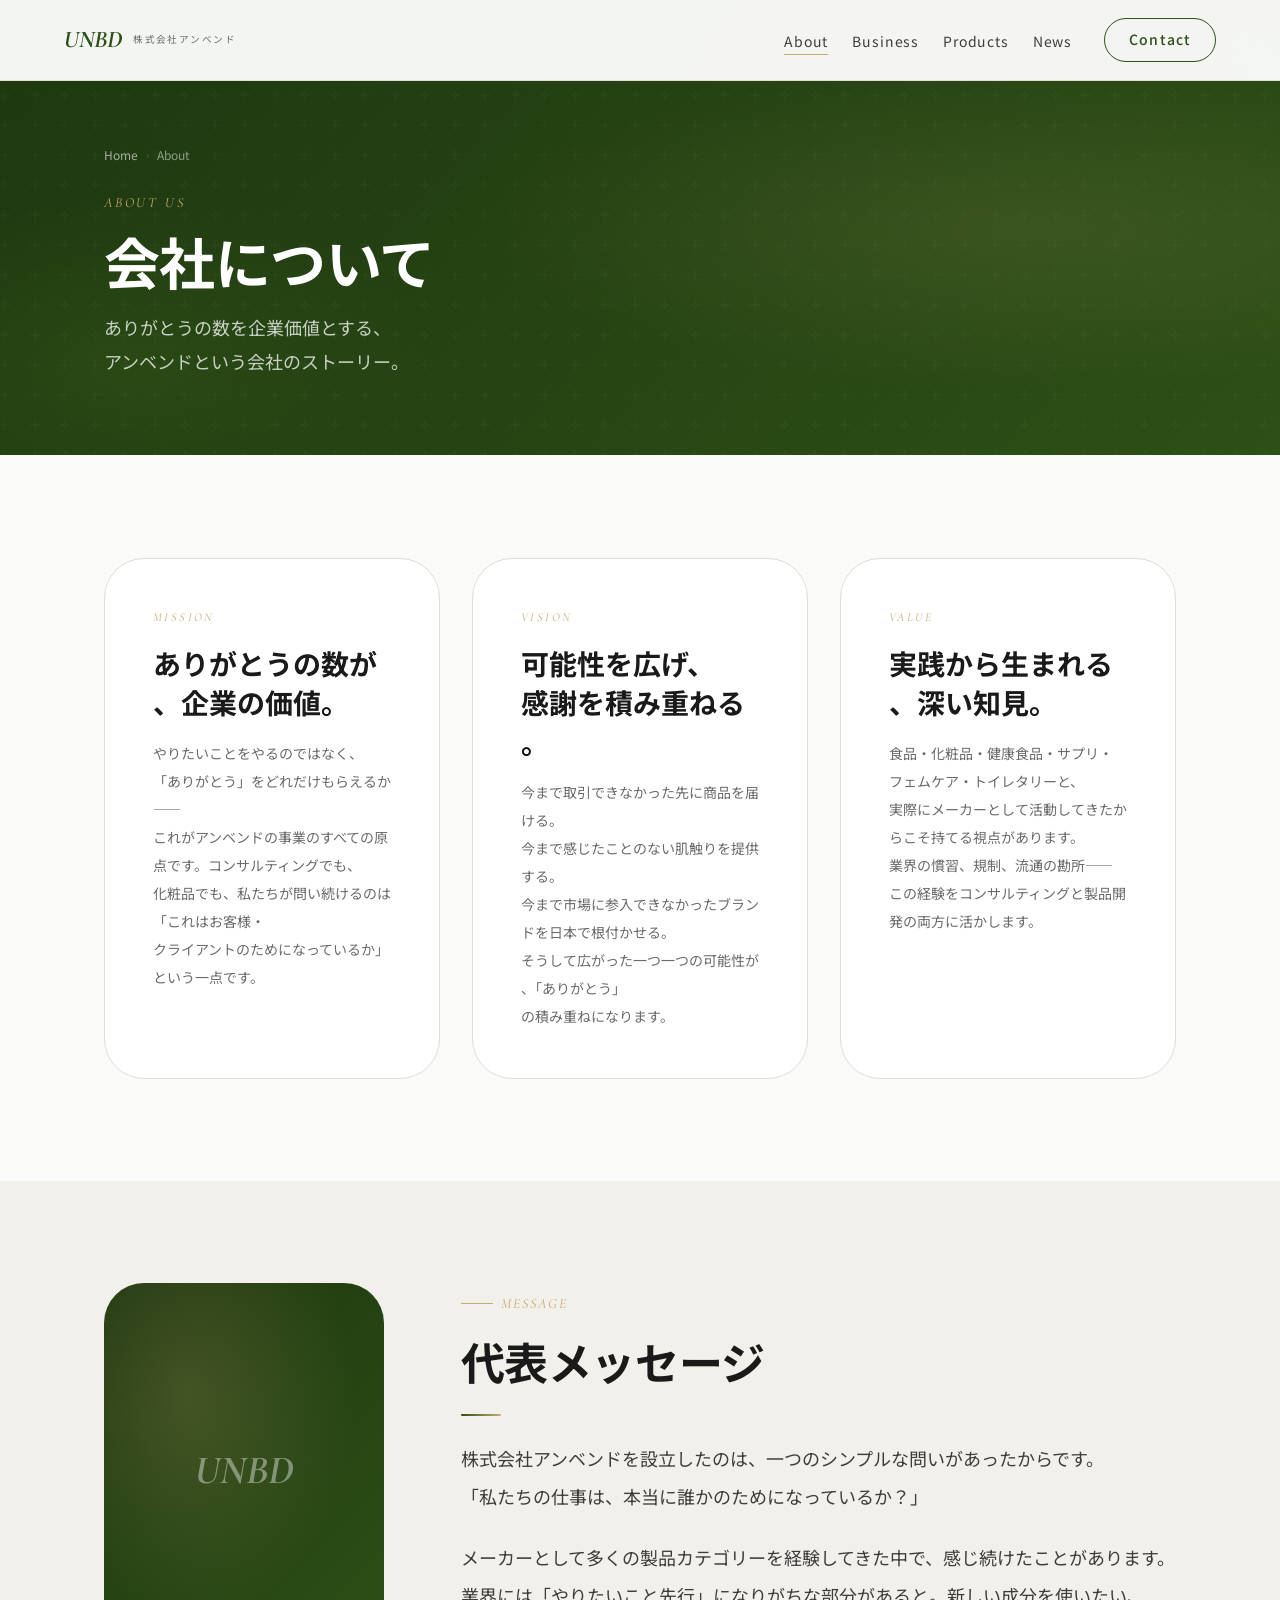
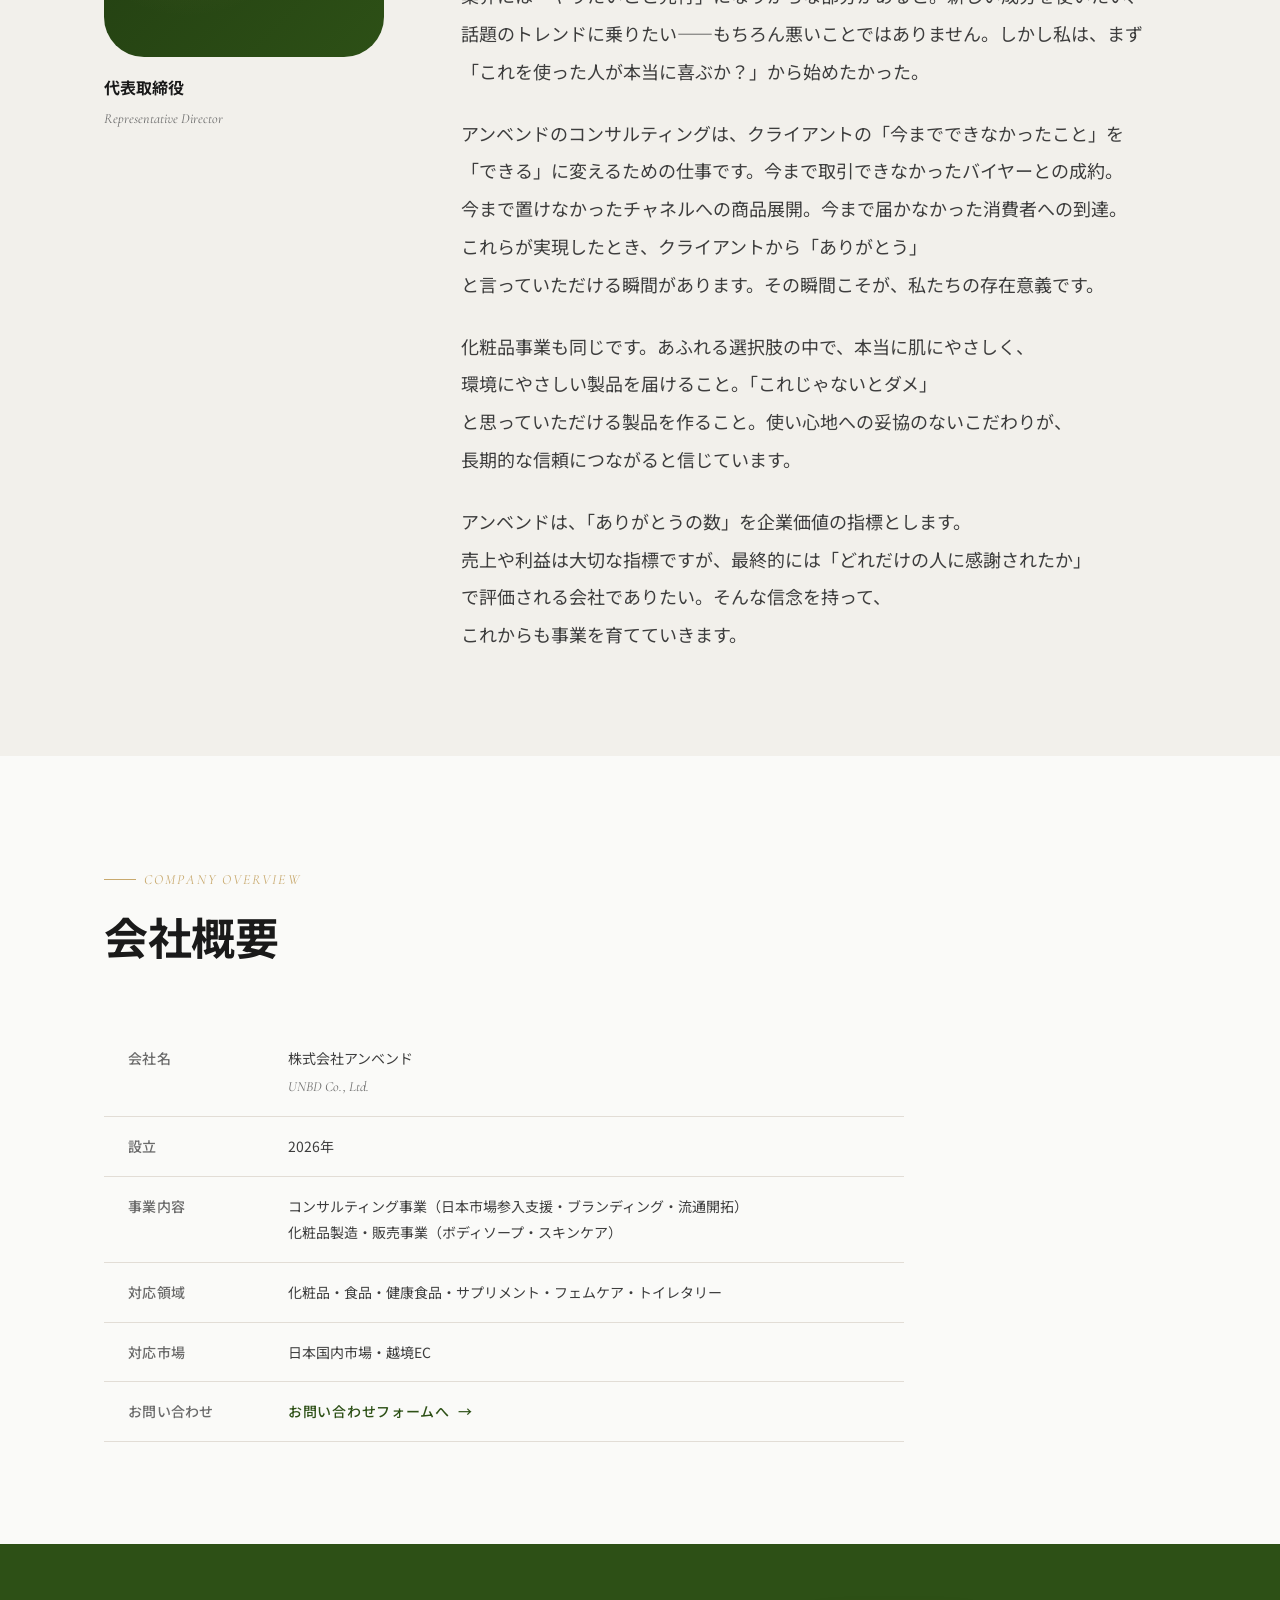
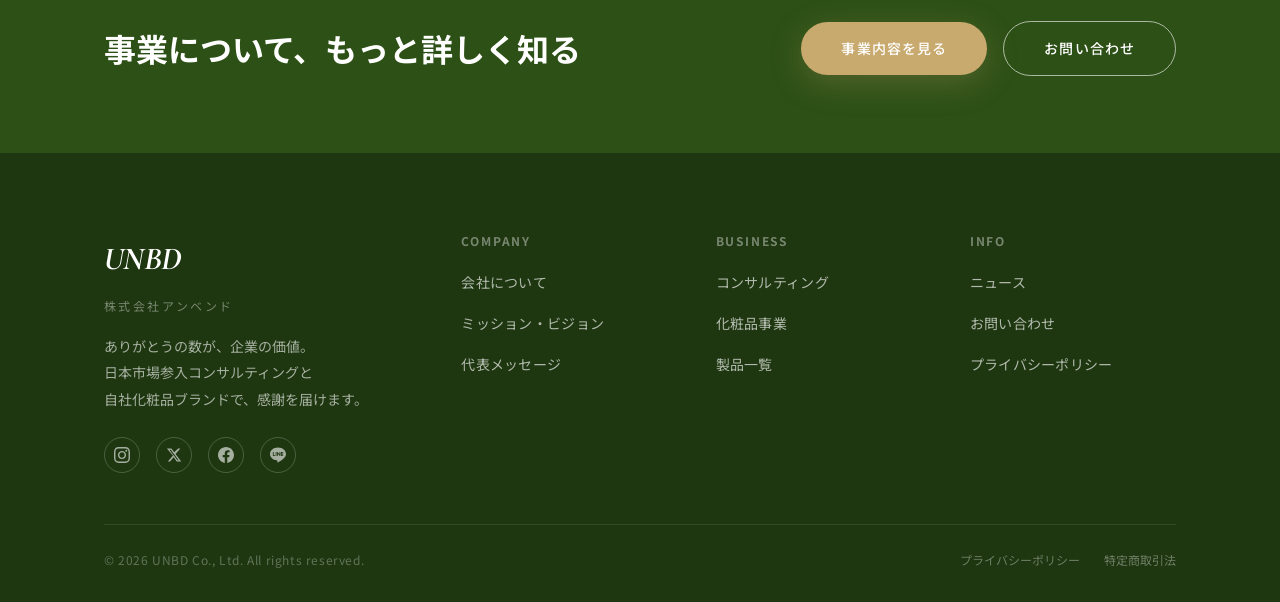
<file: about.html>
<!DOCTYPE html>
<html lang="ja">
<head>
  <meta charset="UTF-8">
  <meta name="viewport" content="width=device-width, initial-scale=1.0">
  <title>会社について | 株式会社アンベンド UNBD Co., Ltd.</title>
  <meta name="description" content="株式会社アンベンドの会社概要・ミッション・ビジョン・代表メッセージ。「ありがとうの数が企業の価値」を掲げ、コンサルティングと化粧品の二本柱で事業を展開しています。">

  <!-- OGP -->
  <meta property="og:title" content="会社について | 株式会社アンベンド">
  <meta property="og:description" content="ありがとうの数が企業の価値。アンベンドのミッション・ビジョンとストーリーをご紹介します。">
  <meta property="og:type" content="website">
  <meta property="og:url" content="https://lin-nah-yuki-harada.github.io/UNBD.web/about.html">
  <meta name="twitter:card" content="summary_large_image">

  <!-- Fonts -->
  <link rel="preconnect" href="https://fonts.googleapis.com">
  <link rel="preconnect" href="https://fonts.gstatic.com" crossorigin>
  <link href="https://fonts.googleapis.com/css2?family=Cormorant+Garamond:ital,wght@0,400;0,600;0,700;1,400;1,600;1,700&family=Noto+Sans+JP:wght@300;400;500;700&display=swap" rel="stylesheet">

  <!-- CSS -->
  <link rel="stylesheet" href="css/reset.css">
  <link rel="stylesheet" href="css/variables.css">
  <link rel="stylesheet" href="css/common.css">
  <link rel="stylesheet" href="css/pages/about.css">
</head>
<body>

  <!-- Header -->
  <header class="header" data-transparent="false" role="banner">
    <div class="header__inner">
      <a href="index.html" class="header__logo">
        <span class="header__logo-mark">UNBD</span>
        <div class="header__logo-text">
          <span class="header__logo-ja">株式会社アンベンド</span>
        </div>
      </a>
      <nav class="header__nav" role="navigation">
        <ul class="header__nav-list">
          <li><a href="about.html" class="header__nav-link is-active">About</a></li>
          <li><a href="business.html" class="header__nav-link">Business</a></li>
          <li><a href="products.html" class="header__nav-link">Products</a></li>
          <li><a href="news.html" class="header__nav-link">News</a></li>
        </ul>
        <a href="contact.html" class="header__cta">Contact</a>
      </nav>
      <button class="hamburger" aria-label="メニューを開く">
        <span></span><span></span><span></span>
      </button>
    </div>
  </header>

  <!-- Mobile Nav -->
  <div class="mobile-nav">
    <ul class="mobile-nav__list">
      <li><a href="about.html" class="mobile-nav__link">About</a></li>
      <li><a href="business.html" class="mobile-nav__link">Business</a></li>
      <li><a href="products.html" class="mobile-nav__link">Products</a></li>
      <li><a href="news.html" class="mobile-nav__link">News</a></li>
      <li><a href="contact.html" class="mobile-nav__link">Contact</a></li>
    </ul>
    <div class="mobile-nav__sns">
      <a href="#" aria-label="Instagram"><svg viewBox="0 0 24 24" width="22" height="22" fill="currentColor"><path d="M12 2.163c3.204 0 3.584.012 4.85.07 3.252.148 4.771 1.691 4.919 4.919.058 1.265.069 1.645.069 4.849 0 3.205-.012 3.584-.069 4.849-.149 3.225-1.664 4.771-4.919 4.919-1.266.058-1.644.07-4.85.07-3.204 0-3.584-.012-4.849-.07-3.26-.149-4.771-1.699-4.919-4.92-.058-1.265-.07-1.644-.07-4.849 0-3.204.013-3.583.07-4.849.149-3.227 1.664-4.771 4.919-4.919 1.266-.057 1.645-.069 4.849-.069zm0-2.163c-3.259 0-3.667.014-4.947.072-4.358.2-6.78 2.618-6.98 6.98-.059 1.281-.073 1.689-.073 4.948 0 3.259.014 3.668.072 4.948.2 4.358 2.618 6.78 6.98 6.98 1.281.058 1.689.072 4.948.072 3.259 0 3.668-.014 4.948-.072 4.354-.2 6.782-2.618 6.979-6.98.059-1.28.073-1.689.073-4.948 0-3.259-.014-3.667-.072-4.947-.196-4.354-2.617-6.78-6.979-6.98-1.281-.059-1.69-.073-4.949-.073zm0 5.838c-3.403 0-6.162 2.759-6.162 6.162s2.759 6.163 6.162 6.163 6.162-2.759 6.162-6.163c0-3.403-2.759-6.162-6.162-6.162zm0 10.162c-2.209 0-4-1.79-4-4 0-2.209 1.791-4 4-4s4 1.791 4 4c0 2.21-1.791 4-4 4zm6.406-11.845c-.796 0-1.441.645-1.441 1.44s.645 1.44 1.441 1.44c.795 0 1.439-.645 1.439-1.44s-.644-1.44-1.439-1.44z"/></svg></a>
      <a href="#" aria-label="X"><svg viewBox="0 0 24 24" width="20" height="20" fill="currentColor"><path d="M18.244 2.25h3.308l-7.227 8.26 8.502 11.24H16.17l-4.714-6.231-5.401 6.231H2.746l7.73-8.835L1.254 2.25H8.08l4.259 5.63zm-1.161 17.52h1.833L7.084 4.126H5.117z"/></svg></a>
    </div>
  </div>

  <main id="main">

    <!-- Page Hero -->
    <div class="page-hero">
      <div class="container">
        <nav class="breadcrumb" aria-label="パンくずリスト">
          <a href="index.html">Home</a>
          <span class="breadcrumb__sep">›</span>
          <span>About</span>
        </nav>
        <span class="page-hero__en">About Us</span>
        <h1 class="page-hero__title">会社について</h1>
        <p class="page-hero__lead">ありがとうの数を企業価値とする、アンベンドという会社のストーリー。</p>
      </div>
    </div>


    <!-- ====================================================
         Mission / Vision
         ==================================================== -->
    <section class="section" id="mission">
      <div class="container">
        <div class="mission-grid">
          <div class="mission-item" data-reveal data-reveal-delay="1">
            <div class="mission-item__label">Mission</div>
            <h2 class="mission-item__title">
              ありがとうの数が、企業の価値。
            </h2>
            <p class="mission-item__text">
              やりたいことをやるのではなく、「ありがとう」をどれだけもらえるか——これがアンベンドの事業のすべての原点です。コンサルティングでも、化粧品でも、私たちが問い続けるのは「これはお客様・クライアントのためになっているか」という一点です。
            </p>
          </div>

          <div class="mission-item" data-reveal data-reveal-delay="2">
            <div class="mission-item__label">Vision</div>
            <h2 class="mission-item__title">
              可能性を広げ、感謝を積み重ねる。
            </h2>
            <p class="mission-item__text">
              今まで取引できなかった先に商品を届ける。今まで感じたことのない肌触りを提供する。今まで市場に参入できなかったブランドを日本で根付かせる。そうして広がった一つ一つの可能性が、「ありがとう」の積み重ねになります。
            </p>
          </div>

          <div class="mission-item" data-reveal data-reveal-delay="3">
            <div class="mission-item__label">Value</div>
            <h2 class="mission-item__title">
              実践から生まれる、深い知見。
            </h2>
            <p class="mission-item__text">
              食品・化粧品・健康食品・サプリ・フェムケア・トイレタリーと、実際にメーカーとして活動してきたからこそ持てる視点があります。業界の慣習、規制、流通の勘所——この経験をコンサルティングと製品開発の両方に活かします。
            </p>
          </div>
        </div>
      </div>
    </section>


    <!-- ====================================================
         Representative Message
         ==================================================== -->
    <section class="section section--bg" id="message">
      <div class="container">
        <div class="message-inner">
          <div class="message-visual" data-reveal="left">
            <div class="message-visual__photo">
              <div class="message-visual__photo-placeholder">
                <span class="message-visual__initials">UNBD</span>
              </div>
            </div>
            <div class="message-visual__info">
              <p class="message-visual__name">代表取締役</p>
              <p class="message-visual__name-en">Representative Director</p>
            </div>
          </div>

          <div class="message-body" data-reveal="right">
            <span class="eyebrow">Message</span>
            <h2 class="section-title">代表メッセージ</h2>
            <div class="divider"></div>

            <div class="message-text">
              <p>株式会社アンベンドを設立したのは、一つのシンプルな問いがあったからです。「私たちの仕事は、本当に誰かのためになっているか？」</p>

              <p>メーカーとして多くの製品カテゴリーを経験してきた中で、感じ続けたことがあります。業界には「やりたいこと先行」になりがちな部分があると。新しい成分を使いたい、話題のトレンドに乗りたい——もちろん悪いことではありません。しかし私は、まず「これを使った人が本当に喜ぶか？」から始めたかった。</p>

              <p>アンベンドのコンサルティングは、クライアントの「今までできなかったこと」を「できる」に変えるための仕事です。今まで取引できなかったバイヤーとの成約。今まで置けなかったチャネルへの商品展開。今まで届かなかった消費者への到達。これらが実現したとき、クライアントから「ありがとう」と言っていただける瞬間があります。その瞬間こそが、私たちの存在意義です。</p>

              <p>化粧品事業も同じです。あふれる選択肢の中で、本当に肌にやさしく、環境にやさしい製品を届けること。「これじゃないとダメ」と思っていただける製品を作ること。使い心地への妥協のないこだわりが、長期的な信頼につながると信じています。</p>

              <p>アンベンドは、「ありがとうの数」を企業価値の指標とします。売上や利益は大切な指標ですが、最終的には「どれだけの人に感謝されたか」で評価される会社でありたい。そんな信念を持って、これからも事業を育てていきます。</p>
            </div>
          </div>
        </div>
      </div>
    </section>


    <!-- ====================================================
         Company Overview
         ==================================================== -->
    <section class="section" id="overview">
      <div class="container">
        <div class="section-header" data-reveal>
          <span class="eyebrow">Company Overview</span>
          <h2 class="section-title">会社概要</h2>
        </div>

        <div class="overview-inner" data-reveal>
          <table class="overview-table">
            <tbody>
              <tr>
                <th>会社名</th>
                <td>株式会社アンベンド<br><span class="overview-en">UNBD Co., Ltd.</span></td>
              </tr>
              <tr>
                <th>設立</th>
                <td>2026年</td>
              </tr>
              <tr>
                <th>事業内容</th>
                <td>
                  コンサルティング事業（日本市場参入支援・ブランディング・流通開拓）<br>
                  化粧品製造・販売事業（ボディソープ・スキンケア）
                </td>
              </tr>
              <tr>
                <th>対応領域</th>
                <td>化粧品・食品・健康食品・サプリメント・フェムケア・トイレタリー</td>
              </tr>
              <tr>
                <th>対応市場</th>
                <td>日本国内市場・越境EC</td>
              </tr>
              <tr>
                <th>お問い合わせ</th>
                <td><a href="contact.html" class="arrow-link">お問い合わせフォームへ</a></td>
              </tr>
            </tbody>
          </table>
        </div>
      </div>
    </section>


    <!-- CTA -->
    <section class="section section--primary" style="padding: clamp(3rem, 6vw, 5rem) 0;">
      <div class="container">
        <div class="cta-inline" data-reveal>
          <h2 class="cta-inline__title">事業について、もっと詳しく知る</h2>
          <div class="cta-inline__actions">
            <a href="business.html" class="btn btn--accent">事業内容を見る</a>
            <a href="contact.html" class="btn btn--outline-white">お問い合わせ</a>
          </div>
        </div>
      </div>
    </section>

  </main>

  <!-- Footer -->
  <footer class="footer" role="contentinfo">
    <div class="container">
      <div class="footer__inner">
        <div class="footer__brand">
          <div class="footer__brand-logo">UNBD</div>
          <div class="footer__brand-ja">株式会社アンベンド</div>
          <p class="footer__tagline">ありがとうの数が、企業の価値。<br>日本市場参入コンサルティングと<br>自社化粧品ブランドで、感謝を届けます。</p>
          <div class="footer__sns">
            <a href="#" class="footer__sns-link" aria-label="Instagram"><svg viewBox="0 0 24 24" fill="currentColor"><path d="M12 2.163c3.204 0 3.584.012 4.85.07 3.252.148 4.771 1.691 4.919 4.919.058 1.265.069 1.645.069 4.849 0 3.205-.012 3.584-.069 4.849-.149 3.225-1.664 4.771-4.919 4.919-1.266.058-1.644.07-4.85.07-3.204 0-3.584-.012-4.849-.07-3.26-.149-4.771-1.699-4.919-4.92-.058-1.265-.07-1.644-.07-4.849 0-3.204.013-3.583.07-4.849.149-3.227 1.664-4.771 4.919-4.919 1.266-.057 1.645-.069 4.849-.069zm0-2.163c-3.259 0-3.667.014-4.947.072-4.358.2-6.78 2.618-6.98 6.98-.059 1.281-.073 1.689-.073 4.948 0 3.259.014 3.668.072 4.948.2 4.358 2.618 6.78 6.98 6.98 1.281.058 1.689.072 4.948.072 3.259 0 3.668-.014 4.948-.072 4.354-.2 6.782-2.618 6.979-6.98.059-1.28.073-1.689.073-4.948 0-3.259-.014-3.667-.072-4.947-.196-4.354-2.617-6.78-6.979-6.98-1.281-.059-1.69-.073-4.949-.073zm0 5.838c-3.403 0-6.162 2.759-6.162 6.162s2.759 6.163 6.162 6.163 6.162-2.759 6.162-6.163c0-3.403-2.759-6.162-6.162-6.162zm0 10.162c-2.209 0-4-1.79-4-4 0-2.209 1.791-4 4-4s4 1.791 4 4c0 2.21-1.791 4-4 4zm6.406-11.845c-.796 0-1.441.645-1.441 1.44s.645 1.44 1.441 1.44c.795 0 1.439-.645 1.439-1.44s-.644-1.44-1.439-1.44z"/></svg></a>
            <a href="#" class="footer__sns-link" aria-label="X"><svg viewBox="0 0 24 24" fill="currentColor"><path d="M18.244 2.25h3.308l-7.227 8.26 8.502 11.24H16.17l-4.714-6.231-5.401 6.231H2.746l7.73-8.835L1.254 2.25H8.08l4.259 5.63zm-1.161 17.52h1.833L7.084 4.126H5.117z"/></svg></a>
            <a href="#" class="footer__sns-link" aria-label="Facebook"><svg viewBox="0 0 24 24" fill="currentColor"><path d="M24 12.073c0-6.627-5.373-12-12-12s-12 5.373-12 12c0 5.99 4.388 10.954 10.125 11.854v-8.385H7.078v-3.47h3.047V9.43c0-3.007 1.792-4.669 4.533-4.669 1.312 0 2.686.235 2.686.235v2.953H15.83c-1.491 0-1.956.925-1.956 1.874v2.25h3.328l-.532 3.47h-2.796v8.385C19.612 23.027 24 18.062 24 12.073z"/></svg></a>
            <a href="#" class="footer__sns-link" aria-label="LINE"><svg viewBox="0 0 24 24" fill="currentColor"><path d="M19.365 9.863c.349 0 .63.285.63.631 0 .345-.281.63-.63.63H17.61v1.125h1.755c.349 0 .63.283.63.63 0 .344-.281.629-.63.629h-2.386c-.345 0-.627-.285-.627-.629V8.108c0-.345.282-.63.627-.63h2.386c.349 0 .63.285.63.63 0 .349-.281.63-.63.63H17.61v1.125h1.755zm-3.855 3.016c0 .27-.174.51-.432.596-.064.021-.133.031-.199.031-.211 0-.391-.09-.51-.25l-2.443-3.317v2.94c0 .344-.279.629-.631.629-.346 0-.626-.285-.626-.629V8.108c0-.27.173-.51.43-.595.06-.023.136-.033.194-.033.195 0 .375.104.495.254l2.462 3.33V8.108c0-.345.282-.63.63-.63.345 0 .63.285.63.63v4.771zm-5.741 0c0 .344-.282.629-.631.629-.345 0-.627-.285-.627-.629V8.108c0-.345.282-.63.627-.63.349 0 .631.285.631.63v4.771zm-2.466.629H4.917c-.345 0-.63-.285-.63-.629V8.108c0-.345.285-.63.63-.63.348 0 .63.285.63.63v4.141h1.756c.348 0 .629.283.629.63 0 .344-.281.629-.629.629M24 10.314C24 4.943 18.615.572 12 .572S0 4.943 0 10.314c0 4.811 4.27 8.842 10.035 9.608.391.082.923.258 1.058.59.12.301.079.766.038 1.08l-.164 1.02c-.045.301-.24 1.186 1.049.645 1.291-.539 6.916-4.078 9.436-6.975C23.176 14.393 24 12.458 24 10.314"/></svg></a>
          </div>
        </div>
        <div>
          <p class="footer__col-title">Company</p>
          <ul class="footer__col-list">
            <li><a href="about.html" class="footer__col-link">会社について</a></li>
            <li><a href="about.html#mission" class="footer__col-link">ミッション・ビジョン</a></li>
            <li><a href="about.html#message" class="footer__col-link">代表メッセージ</a></li>
          </ul>
        </div>
        <div>
          <p class="footer__col-title">Business</p>
          <ul class="footer__col-list">
            <li><a href="business.html#consulting" class="footer__col-link">コンサルティング</a></li>
            <li><a href="business.html#cosmetics" class="footer__col-link">化粧品事業</a></li>
            <li><a href="products.html" class="footer__col-link">製品一覧</a></li>
          </ul>
        </div>
        <div>
          <p class="footer__col-title">Info</p>
          <ul class="footer__col-list">
            <li><a href="news.html" class="footer__col-link">ニュース</a></li>
            <li><a href="contact.html" class="footer__col-link">お問い合わせ</a></li>
            <li><a href="#" class="footer__col-link">プライバシーポリシー</a></li>
          </ul>
        </div>
      </div>
      <div class="footer__bottom">
        <p class="footer__copy">&copy; 2026 UNBD Co., Ltd. All rights reserved.</p>
        <div class="footer__bottom-links">
          <a href="#" class="footer__bottom-link">プライバシーポリシー</a>
          <a href="#" class="footer__bottom-link">特定商取引法</a>
        </div>
      </div>
    </div>
  </footer>

  <script src="js/common.js"></script>
</body>
</html>
</file>
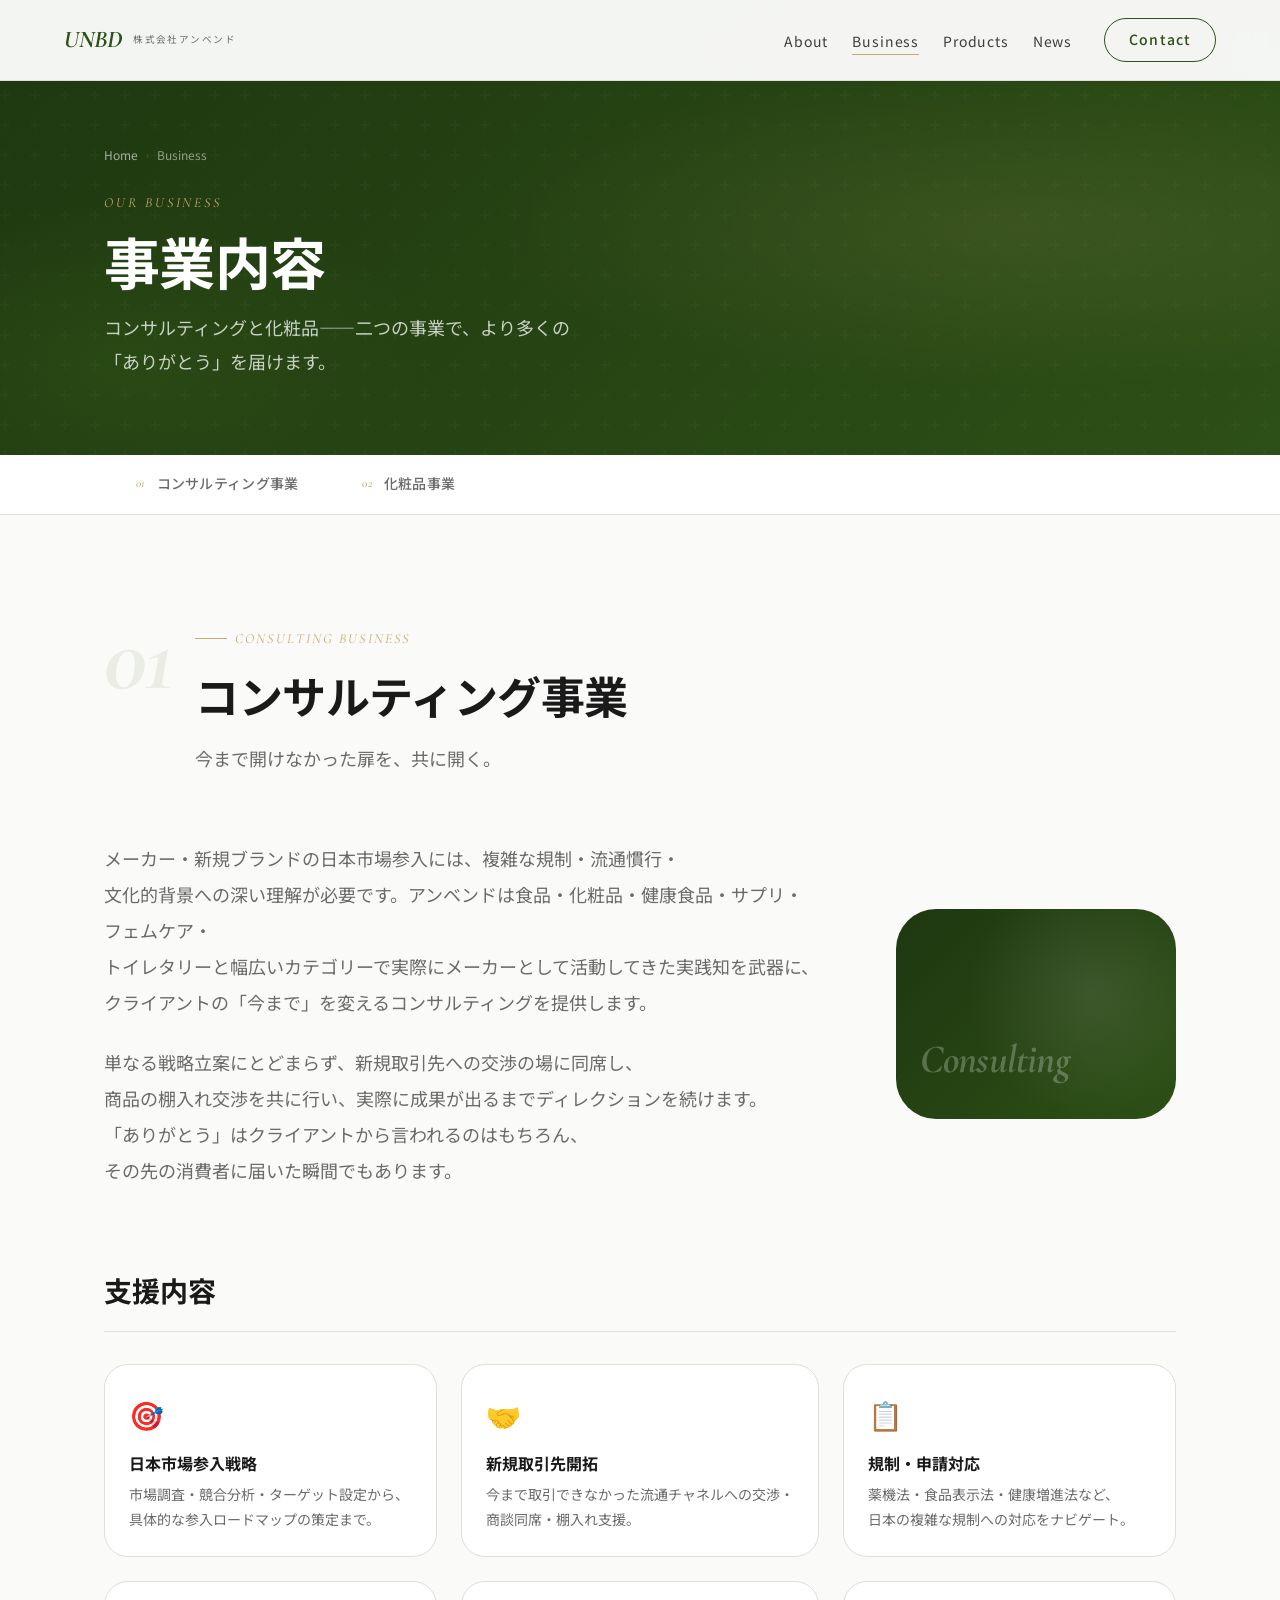
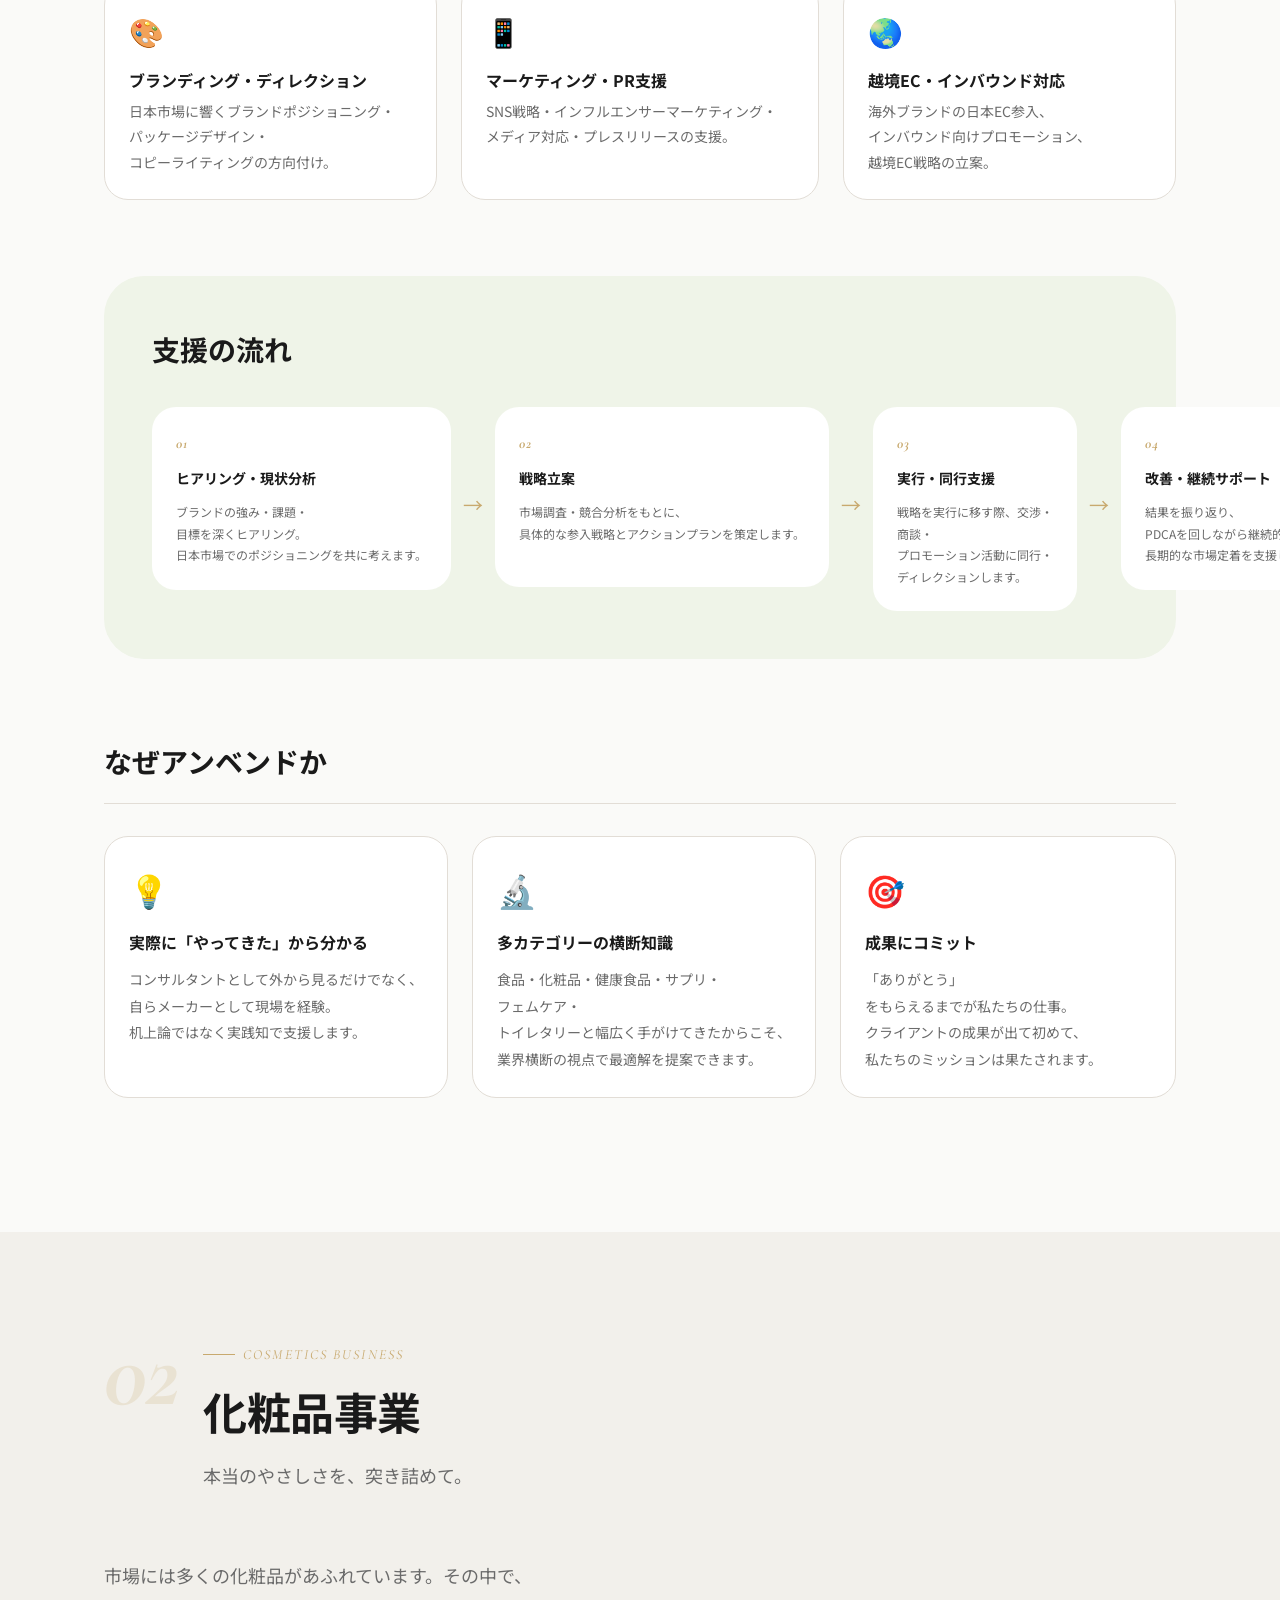
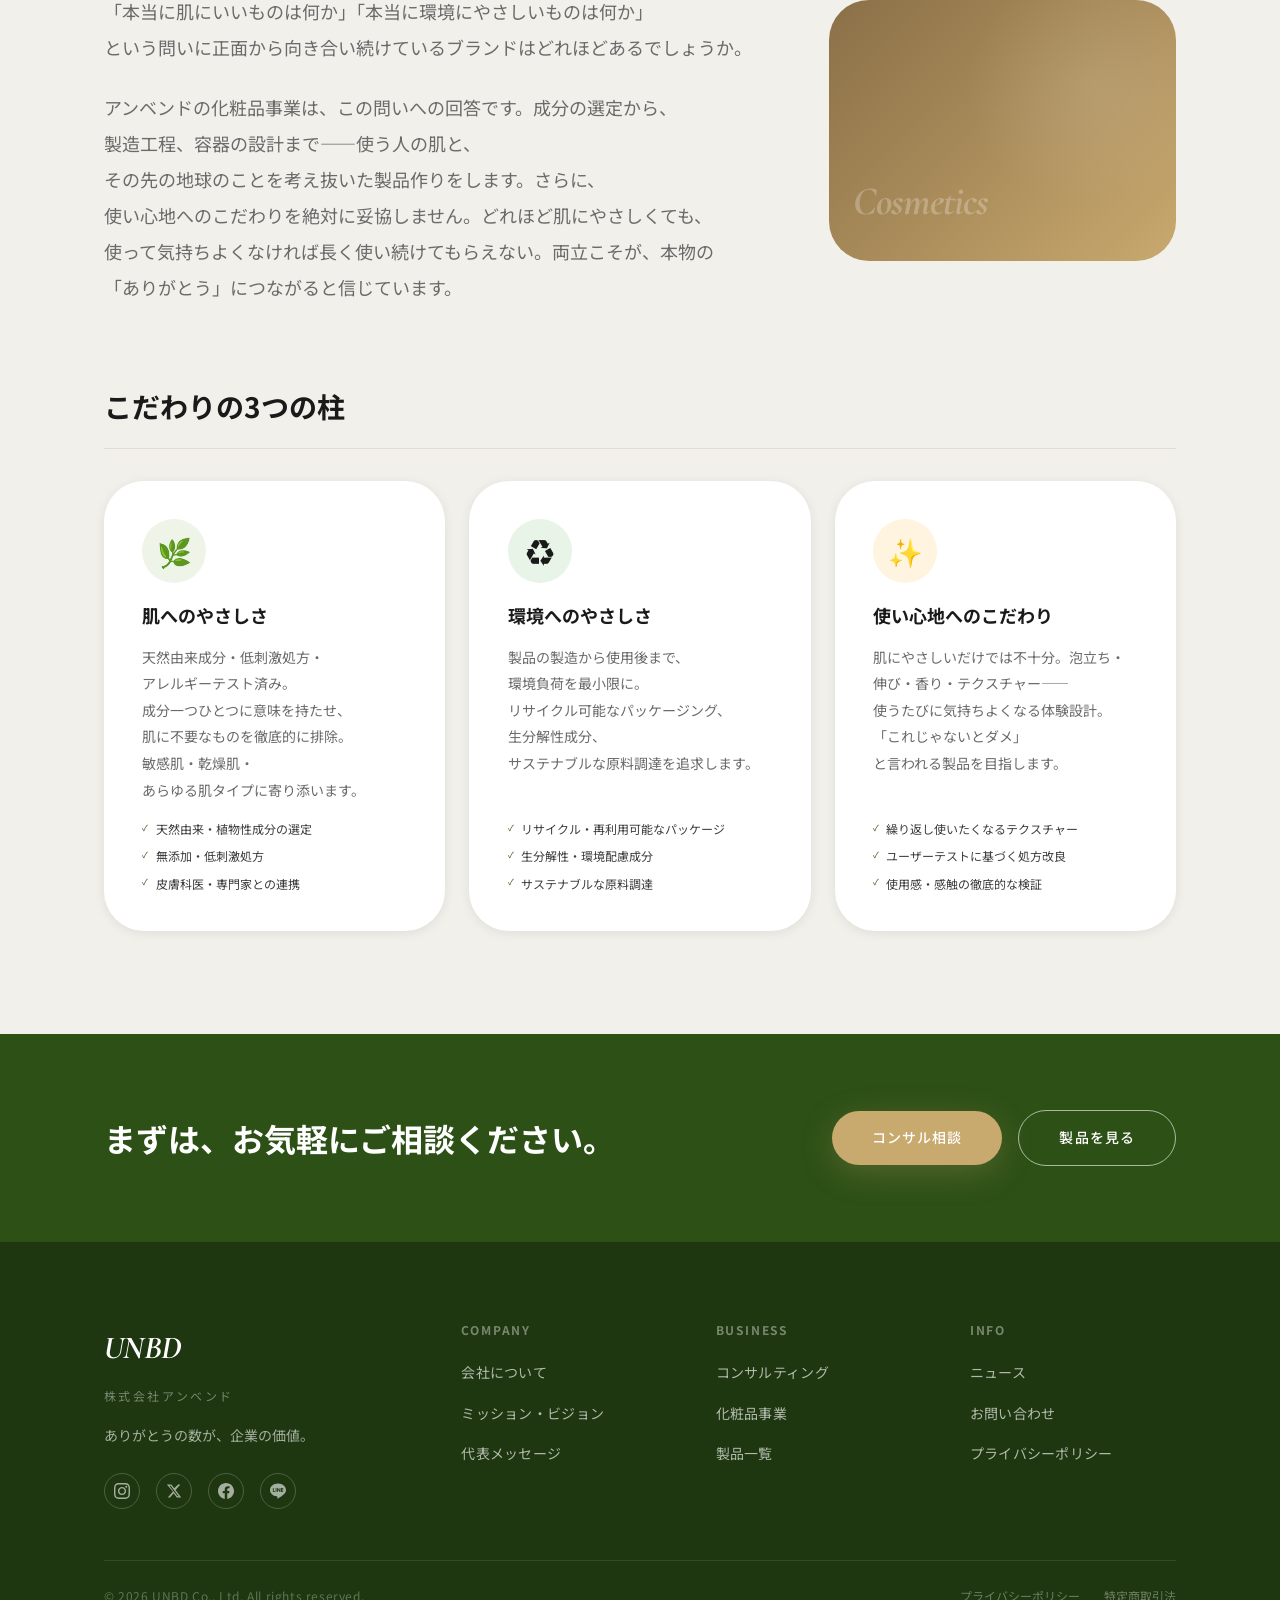
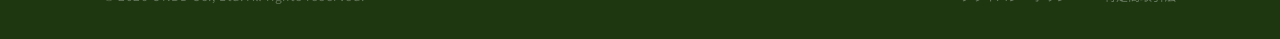
<file: business.html>
<!DOCTYPE html>
<html lang="ja">
<head>
  <meta charset="UTF-8">
  <meta name="viewport" content="width=device-width, initial-scale=1.0">
  <title>事業内容 | 株式会社アンベンド UNBD Co., Ltd.</title>
  <meta name="description" content="アンベンドの二つの事業：メーカー・新規ブランドの日本市場参入コンサルティングと、肌・環境にやさしい自社化粧品ブランド。どちらも「ありがとう」を届けるために。">

  <meta property="og:title" content="事業内容 | 株式会社アンベンド">
  <meta property="og:description" content="日本市場参入コンサルティングと自社化粧品事業の二本柱で「ありがとう」を届けます。">
  <meta property="og:type" content="website">
  <meta name="twitter:card" content="summary_large_image">

  <link rel="preconnect" href="https://fonts.googleapis.com">
  <link rel="preconnect" href="https://fonts.gstatic.com" crossorigin>
  <link href="https://fonts.googleapis.com/css2?family=Cormorant+Garamond:ital,wght@0,400;0,600;0,700;1,400;1,600;1,700&family=Noto+Sans+JP:wght@300;400;500;700&display=swap" rel="stylesheet">

  <link rel="stylesheet" href="css/reset.css">
  <link rel="stylesheet" href="css/variables.css">
  <link rel="stylesheet" href="css/common.css">
  <link rel="stylesheet" href="css/pages/about.css">
  <link rel="stylesheet" href="css/pages/business.css">
</head>
<body>

  <header class="header" data-transparent="false" role="banner">
    <div class="header__inner">
      <a href="index.html" class="header__logo">
        <span class="header__logo-mark">UNBD</span>
        <div class="header__logo-text"><span class="header__logo-ja">株式会社アンベンド</span></div>
      </a>
      <nav class="header__nav" role="navigation">
        <ul class="header__nav-list">
          <li><a href="about.html" class="header__nav-link">About</a></li>
          <li><a href="business.html" class="header__nav-link is-active">Business</a></li>
          <li><a href="products.html" class="header__nav-link">Products</a></li>
          <li><a href="news.html" class="header__nav-link">News</a></li>
        </ul>
        <a href="contact.html" class="header__cta">Contact</a>
      </nav>
      <button class="hamburger" aria-label="メニューを開く"><span></span><span></span><span></span></button>
    </div>
  </header>

  <div class="mobile-nav">
    <ul class="mobile-nav__list">
      <li><a href="about.html" class="mobile-nav__link">About</a></li>
      <li><a href="business.html" class="mobile-nav__link">Business</a></li>
      <li><a href="products.html" class="mobile-nav__link">Products</a></li>
      <li><a href="news.html" class="mobile-nav__link">News</a></li>
      <li><a href="contact.html" class="mobile-nav__link">Contact</a></li>
    </ul>
  </div>

  <main id="main">

    <!-- Page Hero -->
    <div class="page-hero">
      <div class="container">
        <nav class="breadcrumb" aria-label="パンくずリスト">
          <a href="index.html">Home</a>
          <span class="breadcrumb__sep">›</span>
          <span>Business</span>
        </nav>
        <span class="page-hero__en">Our Business</span>
        <h1 class="page-hero__title">事業内容</h1>
        <p class="page-hero__lead">コンサルティングと化粧品——二つの事業で、より多くの「ありがとう」を届けます。</p>
      </div>
    </div>

    <!-- Business Nav -->
    <div class="business-nav">
      <div class="container">
        <a href="#consulting" class="business-nav__item">
          <span class="business-nav__num">01</span>
          コンサルティング事業
        </a>
        <a href="#cosmetics" class="business-nav__item">
          <span class="business-nav__num">02</span>
          化粧品事業
        </a>
      </div>
    </div>


    <!-- ====================================================
         Consulting
         ==================================================== -->
    <section class="section" id="consulting">
      <div class="container">
        <div class="biz-header" data-reveal>
          <div class="biz-header__num">01</div>
          <div>
            <span class="eyebrow">Consulting Business</span>
            <h2 class="section-title">コンサルティング事業</h2>
            <p class="section-lead">今まで開けなかった扉を、共に開く。</p>
          </div>
        </div>

        <div class="biz-intro" data-reveal>
          <div class="biz-intro__text">
            <p>メーカー・新規ブランドの日本市場参入には、複雑な規制・流通慣行・文化的背景への深い理解が必要です。アンベンドは食品・化粧品・健康食品・サプリ・フェムケア・トイレタリーと幅広いカテゴリーで実際にメーカーとして活動してきた実践知を武器に、クライアントの「今まで」を変えるコンサルティングを提供します。</p>
            <p>単なる戦略立案にとどまらず、新規取引先への交渉の場に同席し、商品の棚入れ交渉を共に行い、実際に成果が出るまでディレクションを続けます。「ありがとう」はクライアントから言われるのはもちろん、その先の消費者に届いた瞬間でもあります。</p>
          </div>
          <div class="biz-intro__visual">
            <div class="biz-visual biz-visual--consulting">
              <span class="biz-visual__label">Consulting</span>
            </div>
          </div>
        </div>

        <!-- Services -->
        <div class="biz-services" data-reveal>
          <h3 class="biz-services__title">支援内容</h3>
          <div class="biz-services__grid">
            <div class="service-card">
              <div class="service-card__icon">🎯</div>
              <h4>日本市場参入戦略</h4>
              <p>市場調査・競合分析・ターゲット設定から、具体的な参入ロードマップの策定まで。</p>
            </div>
            <div class="service-card">
              <div class="service-card__icon">🤝</div>
              <h4>新規取引先開拓</h4>
              <p>今まで取引できなかった流通チャネルへの交渉・商談同席・棚入れ支援。</p>
            </div>
            <div class="service-card">
              <div class="service-card__icon">📋</div>
              <h4>規制・申請対応</h4>
              <p>薬機法・食品表示法・健康増進法など、日本の複雑な規制への対応をナビゲート。</p>
            </div>
            <div class="service-card">
              <div class="service-card__icon">🎨</div>
              <h4>ブランディング・ディレクション</h4>
              <p>日本市場に響くブランドポジショニング・パッケージデザイン・コピーライティングの方向付け。</p>
            </div>
            <div class="service-card">
              <div class="service-card__icon">📱</div>
              <h4>マーケティング・PR支援</h4>
              <p>SNS戦略・インフルエンサーマーケティング・メディア対応・プレスリリースの支援。</p>
            </div>
            <div class="service-card">
              <div class="service-card__icon">🌏</div>
              <h4>越境EC・インバウンド対応</h4>
              <p>海外ブランドの日本EC参入、インバウンド向けプロモーション、越境EC戦略の立案。</p>
            </div>
          </div>
        </div>

        <!-- Flow -->
        <div class="biz-flow" data-reveal>
          <h3 class="biz-flow__title">支援の流れ</h3>
          <div class="biz-flow__steps">
            <div class="flow-step">
              <div class="flow-step__num">01</div>
              <h4>ヒアリング・現状分析</h4>
              <p>ブランドの強み・課題・目標を深くヒアリング。日本市場でのポジショニングを共に考えます。</p>
            </div>
            <div class="flow-step__arrow">→</div>
            <div class="flow-step">
              <div class="flow-step__num">02</div>
              <h4>戦略立案</h4>
              <p>市場調査・競合分析をもとに、具体的な参入戦略とアクションプランを策定します。</p>
            </div>
            <div class="flow-step__arrow">→</div>
            <div class="flow-step">
              <div class="flow-step__num">03</div>
              <h4>実行・同行支援</h4>
              <p>戦略を実行に移す際、交渉・商談・プロモーション活動に同行・ディレクションします。</p>
            </div>
            <div class="flow-step__arrow">→</div>
            <div class="flow-step">
              <div class="flow-step__num">04</div>
              <h4>改善・継続サポート</h4>
              <p>結果を振り返り、PDCAを回しながら継続的に改善。長期的な市場定着を支援します。</p>
            </div>
          </div>
        </div>

        <!-- Why UNBD -->
        <div class="biz-why" data-reveal>
          <h3>なぜアンベンドか</h3>
          <div class="biz-why__grid">
            <div class="why-item">
              <span class="why-item__icon">💡</span>
              <h4>実際に「やってきた」から分かる</h4>
              <p>コンサルタントとして外から見るだけでなく、自らメーカーとして現場を経験。机上論ではなく実践知で支援します。</p>
            </div>
            <div class="why-item">
              <span class="why-item__icon">🔬</span>
              <h4>多カテゴリーの横断知識</h4>
              <p>食品・化粧品・健康食品・サプリ・フェムケア・トイレタリーと幅広く手がけてきたからこそ、業界横断の視点で最適解を提案できます。</p>
            </div>
            <div class="why-item">
              <span class="why-item__icon">🎯</span>
              <h4>成果にコミット</h4>
              <p>「ありがとう」をもらえるまでが私たちの仕事。クライアントの成果が出て初めて、私たちのミッションは果たされます。</p>
            </div>
          </div>
        </div>
      </div>
    </section>


    <!-- ====================================================
         Cosmetics
         ==================================================== -->
    <section class="section section--bg" id="cosmetics">
      <div class="container">
        <div class="biz-header" data-reveal>
          <div class="biz-header__num biz-header__num--accent">02</div>
          <div>
            <span class="eyebrow">Cosmetics Business</span>
            <h2 class="section-title">化粧品事業</h2>
            <p class="section-lead">本当のやさしさを、突き詰めて。</p>
          </div>
        </div>

        <div class="biz-intro biz-intro--reverse" data-reveal>
          <div class="biz-intro__visual">
            <div class="biz-visual biz-visual--cosmetics">
              <span class="biz-visual__label">Cosmetics</span>
            </div>
          </div>
          <div class="biz-intro__text">
            <p>市場には多くの化粧品があふれています。その中で、「本当に肌にいいものは何か」「本当に環境にやさしいものは何か」という問いに正面から向き合い続けているブランドはどれほどあるでしょうか。</p>
            <p>アンベンドの化粧品事業は、この問いへの回答です。成分の選定から、製造工程、容器の設計まで——使う人の肌と、その先の地球のことを考え抜いた製品作りをします。さらに、使い心地へのこだわりを絶対に妥協しません。どれほど肌にやさしくても、使って気持ちよくなければ長く使い続けてもらえない。両立こそが、本物の「ありがとう」につながると信じています。</p>
          </div>
        </div>

        <!-- Commitments -->
        <div class="commitments" data-reveal>
          <h3 class="commitments__title">こだわりの3つの柱</h3>
          <div class="commitments__grid">
            <div class="commitment">
              <div class="commitment__visual commitment__visual--skin">
                <span>🌿</span>
              </div>
              <h4>肌へのやさしさ</h4>
              <p>天然由来成分・低刺激処方・アレルギーテスト済み。成分一つひとつに意味を持たせ、肌に不要なものを徹底的に排除。敏感肌・乾燥肌・あらゆる肌タイプに寄り添います。</p>
              <ul class="commitment__list">
                <li>天然由来・植物性成分の選定</li>
                <li>無添加・低刺激処方</li>
                <li>皮膚科医・専門家との連携</li>
              </ul>
            </div>
            <div class="commitment">
              <div class="commitment__visual commitment__visual--env">
                <span>♻️</span>
              </div>
              <h4>環境へのやさしさ</h4>
              <p>製品の製造から使用後まで、環境負荷を最小限に。リサイクル可能なパッケージング、生分解性成分、サステナブルな原料調達を追求します。</p>
              <ul class="commitment__list">
                <li>リサイクル・再利用可能なパッケージ</li>
                <li>生分解性・環境配慮成分</li>
                <li>サステナブルな原料調達</li>
              </ul>
            </div>
            <div class="commitment">
              <div class="commitment__visual commitment__visual--feel">
                <span>✨</span>
              </div>
              <h4>使い心地へのこだわり</h4>
              <p>肌にやさしいだけでは不十分。泡立ち・伸び・香り・テクスチャー——使うたびに気持ちよくなる体験設計。「これじゃないとダメ」と言われる製品を目指します。</p>
              <ul class="commitment__list">
                <li>繰り返し使いたくなるテクスチャー</li>
                <li>ユーザーテストに基づく処方改良</li>
                <li>使用感・感触の徹底的な検証</li>
              </ul>
            </div>
          </div>
        </div>
      </div>
    </section>


    <!-- CTA -->
    <section class="section section--primary" style="padding: clamp(3rem, 6vw, 5rem) 0;">
      <div class="container">
        <div class="cta-inline" data-reveal>
          <h2 class="cta-inline__title">まずは、お気軽にご相談ください。</h2>
          <div class="cta-inline__actions">
            <a href="contact.html?type=consulting" class="btn btn--accent">コンサル相談</a>
            <a href="products.html" class="btn btn--outline-white">製品を見る</a>
          </div>
        </div>
      </div>
    </section>

  </main>

  <!-- Footer (same as other pages) -->
  <footer class="footer" role="contentinfo">
    <div class="container">
      <div class="footer__inner">
        <div class="footer__brand">
          <div class="footer__brand-logo">UNBD</div>
          <div class="footer__brand-ja">株式会社アンベンド</div>
          <p class="footer__tagline">ありがとうの数が、企業の価値。</p>
          <div class="footer__sns">
            <a href="#" class="footer__sns-link" aria-label="Instagram"><svg viewBox="0 0 24 24" fill="currentColor"><path d="M12 2.163c3.204 0 3.584.012 4.85.07 3.252.148 4.771 1.691 4.919 4.919.058 1.265.069 1.645.069 4.849 0 3.205-.012 3.584-.069 4.849-.149 3.225-1.664 4.771-4.919 4.919-1.266.058-1.644.07-4.85.07-3.204 0-3.584-.012-4.849-.07-3.26-.149-4.771-1.699-4.919-4.92-.058-1.265-.07-1.644-.07-4.849 0-3.204.013-3.583.07-4.849.149-3.227 1.664-4.771 4.919-4.919 1.266-.057 1.645-.069 4.849-.069zm0-2.163c-3.259 0-3.667.014-4.947.072-4.358.2-6.78 2.618-6.98 6.98-.059 1.281-.073 1.689-.073 4.948 0 3.259.014 3.668.072 4.948.2 4.358 2.618 6.78 6.98 6.98 1.281.058 1.689.072 4.948.072 3.259 0 3.668-.014 4.948-.072 4.354-.2 6.782-2.618 6.979-6.98.059-1.28.073-1.689.073-4.948 0-3.259-.014-3.667-.072-4.947-.196-4.354-2.617-6.78-6.979-6.98-1.281-.059-1.69-.073-4.949-.073zm0 5.838c-3.403 0-6.162 2.759-6.162 6.162s2.759 6.163 6.162 6.163 6.162-2.759 6.162-6.163c0-3.403-2.759-6.162-6.162-6.162zm0 10.162c-2.209 0-4-1.79-4-4 0-2.209 1.791-4 4-4s4 1.791 4 4c0 2.21-1.791 4-4 4zm6.406-11.845c-.796 0-1.441.645-1.441 1.44s.645 1.44 1.441 1.44c.795 0 1.439-.645 1.439-1.44s-.644-1.44-1.439-1.44z"/></svg></a>
            <a href="#" class="footer__sns-link" aria-label="X"><svg viewBox="0 0 24 24" fill="currentColor"><path d="M18.244 2.25h3.308l-7.227 8.26 8.502 11.24H16.17l-4.714-6.231-5.401 6.231H2.746l7.73-8.835L1.254 2.25H8.08l4.259 5.63zm-1.161 17.52h1.833L7.084 4.126H5.117z"/></svg></a>
            <a href="#" class="footer__sns-link" aria-label="Facebook"><svg viewBox="0 0 24 24" fill="currentColor"><path d="M24 12.073c0-6.627-5.373-12-12-12s-12 5.373-12 12c0 5.99 4.388 10.954 10.125 11.854v-8.385H7.078v-3.47h3.047V9.43c0-3.007 1.792-4.669 4.533-4.669 1.312 0 2.686.235 2.686.235v2.953H15.83c-1.491 0-1.956.925-1.956 1.874v2.25h3.328l-.532 3.47h-2.796v8.385C19.612 23.027 24 18.062 24 12.073z"/></svg></a>
            <a href="#" class="footer__sns-link" aria-label="LINE"><svg viewBox="0 0 24 24" fill="currentColor"><path d="M19.365 9.863c.349 0 .63.285.63.631 0 .345-.281.63-.63.63H17.61v1.125h1.755c.349 0 .63.283.63.63 0 .344-.281.629-.63.629h-2.386c-.345 0-.627-.285-.627-.629V8.108c0-.345.282-.63.627-.63h2.386c.349 0 .63.285.63.63 0 .349-.281.63-.63.63H17.61v1.125h1.755zm-3.855 3.016c0 .27-.174.51-.432.596-.064.021-.133.031-.199.031-.211 0-.391-.09-.51-.25l-2.443-3.317v2.94c0 .344-.279.629-.631.629-.346 0-.626-.285-.626-.629V8.108c0-.27.173-.51.43-.595.06-.023.136-.033.194-.033.195 0 .375.104.495.254l2.462 3.33V8.108c0-.345.282-.63.63-.63.345 0 .63.285.63.63v4.771zm-5.741 0c0 .344-.282.629-.631.629-.345 0-.627-.285-.627-.629V8.108c0-.345.282-.63.627-.63.349 0 .631.285.631.63v4.771zm-2.466.629H4.917c-.345 0-.63-.285-.63-.629V8.108c0-.345.285-.63.63-.63.348 0 .63.285.63.63v4.141h1.756c.348 0 .629.283.629.63 0 .344-.281.629-.629.629M24 10.314C24 4.943 18.615.572 12 .572S0 4.943 0 10.314c0 4.811 4.27 8.842 10.035 9.608.391.082.923.258 1.058.59.12.301.079.766.038 1.08l-.164 1.02c-.045.301-.24 1.186 1.049.645 1.291-.539 6.916-4.078 9.436-6.975C23.176 14.393 24 12.458 24 10.314"/></svg></a>
          </div>
        </div>
        <div>
          <p class="footer__col-title">Company</p>
          <ul class="footer__col-list">
            <li><a href="about.html" class="footer__col-link">会社について</a></li>
            <li><a href="about.html#mission" class="footer__col-link">ミッション・ビジョン</a></li>
            <li><a href="about.html#message" class="footer__col-link">代表メッセージ</a></li>
          </ul>
        </div>
        <div>
          <p class="footer__col-title">Business</p>
          <ul class="footer__col-list">
            <li><a href="business.html#consulting" class="footer__col-link">コンサルティング</a></li>
            <li><a href="business.html#cosmetics" class="footer__col-link">化粧品事業</a></li>
            <li><a href="products.html" class="footer__col-link">製品一覧</a></li>
          </ul>
        </div>
        <div>
          <p class="footer__col-title">Info</p>
          <ul class="footer__col-list">
            <li><a href="news.html" class="footer__col-link">ニュース</a></li>
            <li><a href="contact.html" class="footer__col-link">お問い合わせ</a></li>
            <li><a href="#" class="footer__col-link">プライバシーポリシー</a></li>
          </ul>
        </div>
      </div>
      <div class="footer__bottom">
        <p class="footer__copy">&copy; 2026 UNBD Co., Ltd. All rights reserved.</p>
        <div class="footer__bottom-links">
          <a href="#" class="footer__bottom-link">プライバシーポリシー</a>
          <a href="#" class="footer__bottom-link">特定商取引法</a>
        </div>
      </div>
    </div>
  </footer>

  <script src="js/common.js"></script>
</body>
</html>
</file>
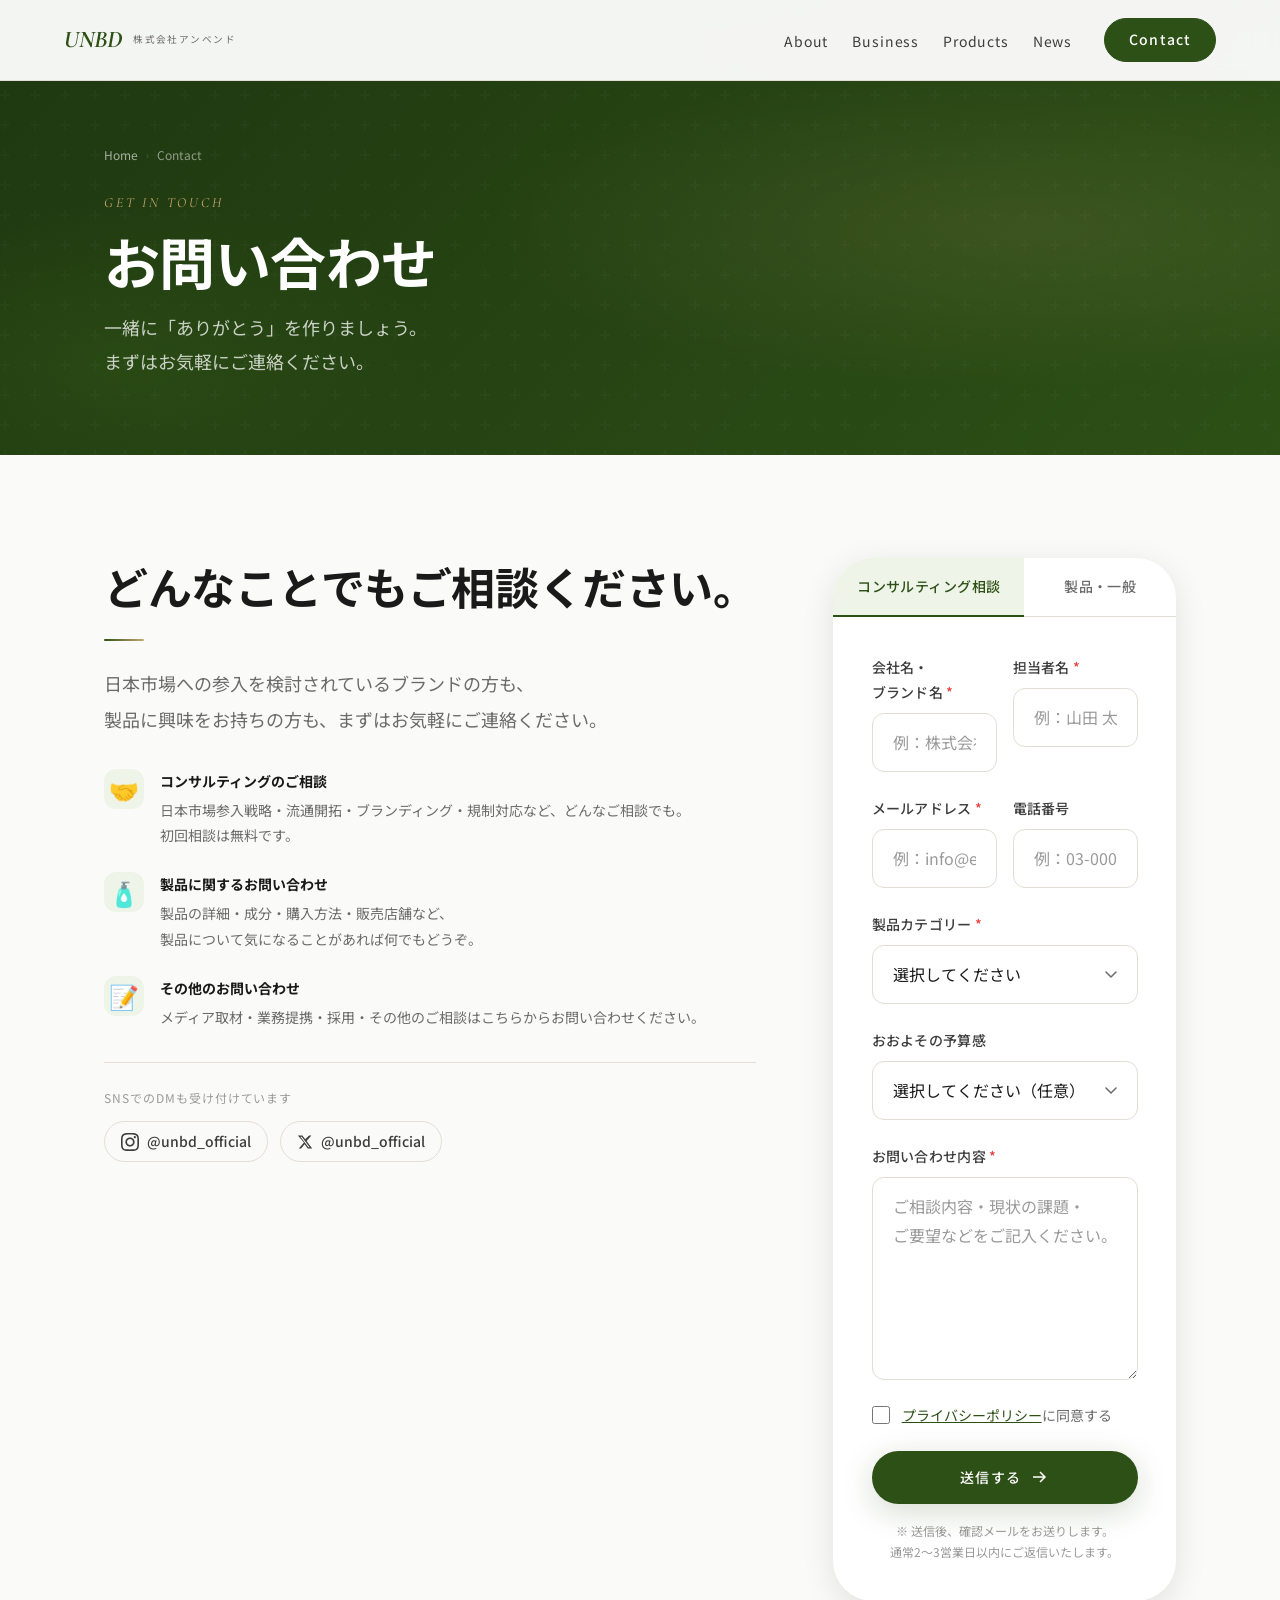
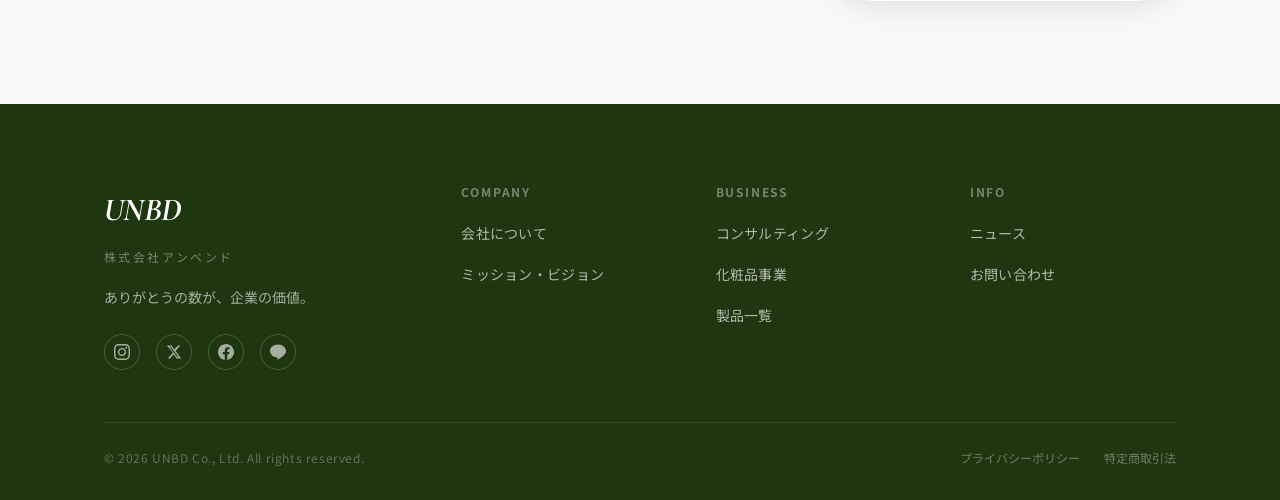
<file: contact.html>
<!DOCTYPE html>
<html lang="ja">
<head>
  <meta charset="UTF-8">
  <meta name="viewport" content="width=device-width, initial-scale=1.0">
  <title>お問い合わせ | 株式会社アンベンド UNBD Co., Ltd.</title>
  <meta name="description" content="株式会社アンベンドへのお問い合わせ。コンサルティング相談・製品に関するお問い合わせをお受けしています。">

  <meta property="og:title" content="お問い合わせ | 株式会社アンベンド">
  <meta property="og:description" content="コンサルティング相談・製品お問い合わせはこちらから。">
  <meta property="og:type" content="website">
  <meta name="twitter:card" content="summary_large_image">

  <link rel="preconnect" href="https://fonts.googleapis.com">
  <link rel="preconnect" href="https://fonts.gstatic.com" crossorigin>
  <link href="https://fonts.googleapis.com/css2?family=Cormorant+Garamond:ital,wght@0,400;0,600;0,700;1,400;1,600;1,700&family=Noto+Sans+JP:wght@300;400;500;700&display=swap" rel="stylesheet">

  <link rel="stylesheet" href="css/reset.css">
  <link rel="stylesheet" href="css/variables.css">
  <link rel="stylesheet" href="css/common.css">
  <link rel="stylesheet" href="css/pages/about.css">
  <link rel="stylesheet" href="css/pages/contact.css">
</head>
<body>

  <header class="header" data-transparent="false" role="banner">
    <div class="header__inner">
      <a href="index.html" class="header__logo">
        <span class="header__logo-mark">UNBD</span>
        <div class="header__logo-text"><span class="header__logo-ja">株式会社アンベンド</span></div>
      </a>
      <nav class="header__nav" role="navigation">
        <ul class="header__nav-list">
          <li><a href="about.html" class="header__nav-link">About</a></li>
          <li><a href="business.html" class="header__nav-link">Business</a></li>
          <li><a href="products.html" class="header__nav-link">Products</a></li>
          <li><a href="news.html" class="header__nav-link">News</a></li>
        </ul>
        <a href="contact.html" class="header__cta" style="background-color: var(--color-primary); color: white; border-color: var(--color-primary);">Contact</a>
      </nav>
      <button class="hamburger" aria-label="メニューを開く"><span></span><span></span><span></span></button>
    </div>
  </header>

  <div class="mobile-nav">
    <ul class="mobile-nav__list">
      <li><a href="about.html" class="mobile-nav__link">About</a></li>
      <li><a href="business.html" class="mobile-nav__link">Business</a></li>
      <li><a href="products.html" class="mobile-nav__link">Products</a></li>
      <li><a href="news.html" class="mobile-nav__link">News</a></li>
      <li><a href="contact.html" class="mobile-nav__link">Contact</a></li>
    </ul>
  </div>

  <main id="main">

    <div class="page-hero">
      <div class="container">
        <nav class="breadcrumb" aria-label="パンくずリスト">
          <a href="index.html">Home</a>
          <span class="breadcrumb__sep">›</span>
          <span>Contact</span>
        </nav>
        <span class="page-hero__en">Get in Touch</span>
        <h1 class="page-hero__title">お問い合わせ</h1>
        <p class="page-hero__lead">一緒に「ありがとう」を作りましょう。まずはお気軽にご連絡ください。</p>
      </div>
    </div>


    <!-- ====================================================
         Contact Form
         ==================================================== -->
    <section class="section">
      <div class="container">
        <div class="contact-inner">

          <!-- Left: Info -->
          <div class="contact-info" data-reveal="left">
            <div class="contact-info__block">
              <h2 class="section-title">どんなことでもご相談ください。</h2>
              <div class="divider"></div>
              <p class="section-lead">
                日本市場への参入を検討されているブランドの方も、製品に興味をお持ちの方も、まずはお気軽にご連絡ください。
              </p>
            </div>

            <div class="contact-info__items">
              <div class="contact-info__item">
                <div class="contact-info__icon">🤝</div>
                <div>
                  <h4>コンサルティングのご相談</h4>
                  <p>日本市場参入戦略・流通開拓・ブランディング・規制対応など、どんなご相談でも。初回相談は無料です。</p>
                </div>
              </div>
              <div class="contact-info__item">
                <div class="contact-info__icon">🧴</div>
                <div>
                  <h4>製品に関するお問い合わせ</h4>
                  <p>製品の詳細・成分・購入方法・販売店舗など、製品について気になることがあれば何でもどうぞ。</p>
                </div>
              </div>
              <div class="contact-info__item">
                <div class="contact-info__icon">📝</div>
                <div>
                  <h4>その他のお問い合わせ</h4>
                  <p>メディア取材・業務提携・採用・その他のご相談はこちらからお問い合わせください。</p>
                </div>
              </div>
            </div>

            <div class="contact-sns">
              <p class="contact-sns__label">SNSでのDMも受け付けています</p>
              <div class="contact-sns__links">
                <a href="#" class="contact-sns__link" aria-label="Instagram">
                  <svg viewBox="0 0 24 24" width="18" height="18" fill="currentColor"><path d="M12 2.163c3.204 0 3.584.012 4.85.07 3.252.148 4.771 1.691 4.919 4.919.058 1.265.069 1.645.069 4.849 0 3.205-.012 3.584-.069 4.849-.149 3.225-1.664 4.771-4.919 4.919-1.266.058-1.644.07-4.85.07-3.204 0-3.584-.012-4.849-.07-3.26-.149-4.771-1.699-4.919-4.92-.058-1.265-.07-1.644-.07-4.849 0-3.204.013-3.583.07-4.849.149-3.227 1.664-4.771 4.919-4.919 1.266-.057 1.645-.069 4.849-.069zm0-2.163c-3.259 0-3.667.014-4.947.072-4.358.2-6.78 2.618-6.98 6.98-.059 1.281-.073 1.689-.073 4.948 0 3.259.014 3.668.072 4.948.2 4.358 2.618 6.78 6.98 6.98 1.281.058 1.689.072 4.948.072 3.259 0 3.668-.014 4.948-.072 4.354-.2 6.782-2.618 6.979-6.98.059-1.28.073-1.689.073-4.948 0-3.259-.014-3.667-.072-4.947-.196-4.354-2.617-6.78-6.979-6.98-1.281-.059-1.69-.073-4.949-.073zm0 5.838c-3.403 0-6.162 2.759-6.162 6.162s2.759 6.163 6.162 6.163 6.162-2.759 6.162-6.163c0-3.403-2.759-6.162-6.162-6.162zm0 10.162c-2.209 0-4-1.79-4-4 0-2.209 1.791-4 4-4s4 1.791 4 4c0 2.21-1.791 4-4 4zm6.406-11.845c-.796 0-1.441.645-1.441 1.44s.645 1.44 1.441 1.44c.795 0 1.439-.645 1.439-1.44s-.644-1.44-1.439-1.44z"/></svg>
                  @unbd_official
                </a>
                <a href="#" class="contact-sns__link" aria-label="X">
                  <svg viewBox="0 0 24 24" width="16" height="16" fill="currentColor"><path d="M18.244 2.25h3.308l-7.227 8.26 8.502 11.24H16.17l-4.714-6.231-5.401 6.231H2.746l7.73-8.835L1.254 2.25H8.08l4.259 5.63zm-1.161 17.52h1.833L7.084 4.126H5.117z"/></svg>
                  @unbd_official
                </a>
              </div>
            </div>
          </div>

          <!-- Right: Form -->
          <div class="contact-form-wrap" data-reveal="right">

            <!-- Tabs -->
            <div class="contact-tabs" role="tablist" aria-label="お問い合わせ種別">
              <button class="contact-tab is-active" data-tab="consulting" role="tab" aria-selected="true">
                コンサルティング相談
              </button>
              <button class="contact-tab" data-tab="general" role="tab" aria-selected="false">
                製品・一般
              </button>
            </div>

            <!-- Consulting Form -->
            <div class="contact-panel is-active" data-panel="consulting" role="tabpanel">
              <form
                action="https://formspree.io/f/YOUR_FORM_ID"
                method="POST"
                class="contact-form"
                novalidate
              >
                <input type="hidden" name="inquiry_type" value="consulting">

                <div class="form-grid">
                  <div class="form-group">
                    <label class="form-label form-label--required" for="c-company">会社名・ブランド名</label>
                    <input class="form-input" type="text" id="c-company" name="company" placeholder="例：株式会社〇〇" required>
                  </div>
                  <div class="form-group">
                    <label class="form-label form-label--required" for="c-name">担当者名</label>
                    <input class="form-input" type="text" id="c-name" name="name" placeholder="例：山田 太郎" required>
                  </div>
                </div>

                <div class="form-grid">
                  <div class="form-group">
                    <label class="form-label form-label--required" for="c-email">メールアドレス</label>
                    <input class="form-input" type="email" id="c-email" name="email" placeholder="例：info@example.com" required>
                  </div>
                  <div class="form-group">
                    <label class="form-label" for="c-phone">電話番号</label>
                    <input class="form-input" type="tel" id="c-phone" name="phone" placeholder="例：03-0000-0000">
                  </div>
                </div>

                <div class="form-group">
                  <label class="form-label form-label--required" for="c-category">製品カテゴリー</label>
                  <select class="form-select" id="c-category" name="category" required>
                    <option value="" disabled selected>選択してください</option>
                    <option value="cosmetics">化粧品</option>
                    <option value="food">食品・飲料</option>
                    <option value="health">健康食品・サプリメント</option>
                    <option value="femcare">フェムケア</option>
                    <option value="toiletry">トイレタリー</option>
                    <option value="other">その他</option>
                  </select>
                </div>

                <div class="form-group">
                  <label class="form-label" for="c-budget">おおよその予算感</label>
                  <select class="form-select" id="c-budget" name="budget">
                    <option value="" disabled selected>選択してください（任意）</option>
                    <option value="~30">〜30万円</option>
                    <option value="30~100">30〜100万円</option>
                    <option value="100~300">100〜300万円</option>
                    <option value="300~">300万円〜</option>
                    <option value="negotiable">応相談</option>
                  </select>
                </div>

                <div class="form-group">
                  <label class="form-label form-label--required" for="c-message">お問い合わせ内容</label>
                  <textarea
                    class="form-textarea"
                    id="c-message"
                    name="message"
                    placeholder="ご相談内容・現状の課題・ご要望などをご記入ください。"
                    rows="6"
                    required
                  ></textarea>
                </div>

                <div class="form-group form-group--check">
                  <label class="form-check">
                    <input type="checkbox" name="privacy" required>
                    <span><a href="#" class="form-check__link">プライバシーポリシー</a>に同意する</span>
                  </label>
                </div>

                <button type="submit" class="btn btn--primary" style="width: 100%; justify-content: center;">
                  送信する
                  <svg class="btn-icon" viewBox="0 0 20 20" fill="none" stroke="currentColor" stroke-width="1.5"><path d="M4 10h12M11 5l5 5-5 5"/></svg>
                </button>

                <p class="form-note">※ 送信後、確認メールをお送りします。<br>通常2〜3営業日以内にご返信いたします。</p>
              </form>
            </div>

            <!-- General Form -->
            <div class="contact-panel" data-panel="general" role="tabpanel">
              <form
                action="https://formspree.io/f/YOUR_FORM_ID"
                method="POST"
                class="contact-form"
                novalidate
              >
                <input type="hidden" name="inquiry_type" value="general">

                <div class="form-grid">
                  <div class="form-group">
                    <label class="form-label form-label--required" for="g-name">お名前</label>
                    <input class="form-input" type="text" id="g-name" name="name" placeholder="例：山田 太郎" required>
                  </div>
                  <div class="form-group">
                    <label class="form-label form-label--required" for="g-email">メールアドレス</label>
                    <input class="form-input" type="email" id="g-email" name="email" placeholder="例：info@example.com" required>
                  </div>
                </div>

                <div class="form-group">
                  <label class="form-label form-label--required" for="g-subject">お問い合わせ種別</label>
                  <select class="form-select" id="g-subject" name="subject" required>
                    <option value="" disabled selected>選択してください</option>
                    <option value="product">製品について</option>
                    <option value="ingredient">成分・原材料について</option>
                    <option value="purchase">購入・取扱店について</option>
                    <option value="media">メディア取材・掲載</option>
                    <option value="partnership">業務提携・提案</option>
                    <option value="other">その他</option>
                  </select>
                </div>

                <div class="form-group">
                  <label class="form-label form-label--required" for="g-message">お問い合わせ内容</label>
                  <textarea
                    class="form-textarea"
                    id="g-message"
                    name="message"
                    placeholder="ご質問・ご要望をご記入ください。"
                    rows="6"
                    required
                  ></textarea>
                </div>

                <div class="form-group form-group--check">
                  <label class="form-check">
                    <input type="checkbox" name="privacy" required>
                    <span><a href="#" class="form-check__link">プライバシーポリシー</a>に同意する</span>
                  </label>
                </div>

                <button type="submit" class="btn btn--primary" style="width: 100%; justify-content: center;">
                  送信する
                  <svg class="btn-icon" viewBox="0 0 20 20" fill="none" stroke="currentColor" stroke-width="1.5"><path d="M4 10h12M11 5l5 5-5 5"/></svg>
                </button>

                <p class="form-note">※ 送信後、確認メールをお送りします。<br>通常2〜3営業日以内にご返信いたします。</p>
              </form>
            </div>

          </div>
        </div>
      </div>
    </section>

  </main>

  <!-- Footer -->
  <footer class="footer" role="contentinfo">
    <div class="container">
      <div class="footer__inner">
        <div class="footer__brand">
          <div class="footer__brand-logo">UNBD</div>
          <div class="footer__brand-ja">株式会社アンベンド</div>
          <p class="footer__tagline">ありがとうの数が、企業の価値。</p>
          <div class="footer__sns">
            <a href="#" class="footer__sns-link" aria-label="Instagram"><svg viewBox="0 0 24 24" fill="currentColor"><path d="M12 2.163c3.204 0 3.584.012 4.85.07 3.252.148 4.771 1.691 4.919 4.919.058 1.265.069 1.645.069 4.849 0 3.205-.012 3.584-.069 4.849-.149 3.225-1.664 4.771-4.919 4.919-1.266.058-1.644.07-4.85.07-3.204 0-3.584-.012-4.849-.07-3.26-.149-4.771-1.699-4.919-4.92-.058-1.265-.07-1.644-.07-4.849 0-3.204.013-3.583.07-4.849.149-3.227 1.664-4.771 4.919-4.919 1.266-.057 1.645-.069 4.849-.069zm0-2.163c-3.259 0-3.667.014-4.947.072-4.358.2-6.78 2.618-6.98 6.98-.059 1.281-.073 1.689-.073 4.948 0 3.259.014 3.668.072 4.948.2 4.358 2.618 6.78 6.98 6.98 1.281.058 1.689.072 4.948.072 3.259 0 3.668-.014 4.948-.072 4.354-.2 6.782-2.618 6.979-6.98.059-1.28.073-1.689.073-4.948 0-3.259-.014-3.667-.072-4.947-.196-4.354-2.617-6.78-6.979-6.98-1.281-.059-1.69-.073-4.949-.073zm0 5.838c-3.403 0-6.162 2.759-6.162 6.162s2.759 6.163 6.162 6.163 6.162-2.759 6.162-6.163c0-3.403-2.759-6.162-6.162-6.162zm0 10.162c-2.209 0-4-1.79-4-4 0-2.209 1.791-4 4-4s4 1.791 4 4c0 2.21-1.791 4-4 4zm6.406-11.845c-.796 0-1.441.645-1.441 1.44s.645 1.44 1.441 1.44c.795 0 1.439-.645 1.439-1.44s-.644-1.44-1.439-1.44z"/></svg></a>
            <a href="#" class="footer__sns-link" aria-label="X"><svg viewBox="0 0 24 24" fill="currentColor"><path d="M18.244 2.25h3.308l-7.227 8.26 8.502 11.24H16.17l-4.714-6.231-5.401 6.231H2.746l7.73-8.835L1.254 2.25H8.08l4.259 5.63zm-1.161 17.52h1.833L7.084 4.126H5.117z"/></svg></a>
            <a href="#" class="footer__sns-link" aria-label="Facebook"><svg viewBox="0 0 24 24" fill="currentColor"><path d="M24 12.073c0-6.627-5.373-12-12-12s-12 5.373-12 12c0 5.99 4.388 10.954 10.125 11.854v-8.385H7.078v-3.47h3.047V9.43c0-3.007 1.792-4.669 4.533-4.669 1.312 0 2.686.235 2.686.235v2.953H15.83c-1.491 0-1.956.925-1.956 1.874v2.25h3.328l-.532 3.47h-2.796v8.385C19.612 23.027 24 18.062 24 12.073z"/></svg></a>
            <a href="#" class="footer__sns-link" aria-label="LINE"><svg viewBox="0 0 24 24" fill="currentColor"><path d="M24 10.314C24 4.943 18.615.572 12 .572S0 4.943 0 10.314c0 4.811 4.27 8.842 10.035 9.608.391.082.923.258 1.058.59.12.301.079.766.038 1.08l-.164 1.02c-.045.301-.24 1.186 1.049.645 1.291-.539 6.916-4.078 9.436-6.975C23.176 14.393 24 12.458 24 10.314"/></svg></a>
          </div>
        </div>
        <div>
          <p class="footer__col-title">Company</p>
          <ul class="footer__col-list">
            <li><a href="about.html" class="footer__col-link">会社について</a></li>
            <li><a href="about.html#mission" class="footer__col-link">ミッション・ビジョン</a></li>
          </ul>
        </div>
        <div>
          <p class="footer__col-title">Business</p>
          <ul class="footer__col-list">
            <li><a href="business.html#consulting" class="footer__col-link">コンサルティング</a></li>
            <li><a href="business.html#cosmetics" class="footer__col-link">化粧品事業</a></li>
            <li><a href="products.html" class="footer__col-link">製品一覧</a></li>
          </ul>
        </div>
        <div>
          <p class="footer__col-title">Info</p>
          <ul class="footer__col-list">
            <li><a href="news.html" class="footer__col-link">ニュース</a></li>
            <li><a href="contact.html" class="footer__col-link">お問い合わせ</a></li>
          </ul>
        </div>
      </div>
      <div class="footer__bottom">
        <p class="footer__copy">&copy; 2026 UNBD Co., Ltd. All rights reserved.</p>
        <div class="footer__bottom-links">
          <a href="#" class="footer__bottom-link">プライバシーポリシー</a>
          <a href="#" class="footer__bottom-link">特定商取引法</a>
        </div>
      </div>
    </div>
  </footer>

  <script src="js/common.js"></script>
  <script>
    // Pre-select tab based on URL parameter
    (function() {
      const params = new URLSearchParams(window.location.search);
      const type = params.get('type');
      if (type === 'product' || type === 'general') {
        document.querySelector('[data-tab="general"]')?.click();
      }
    })();
  </script>
</body>
</html>
</file>
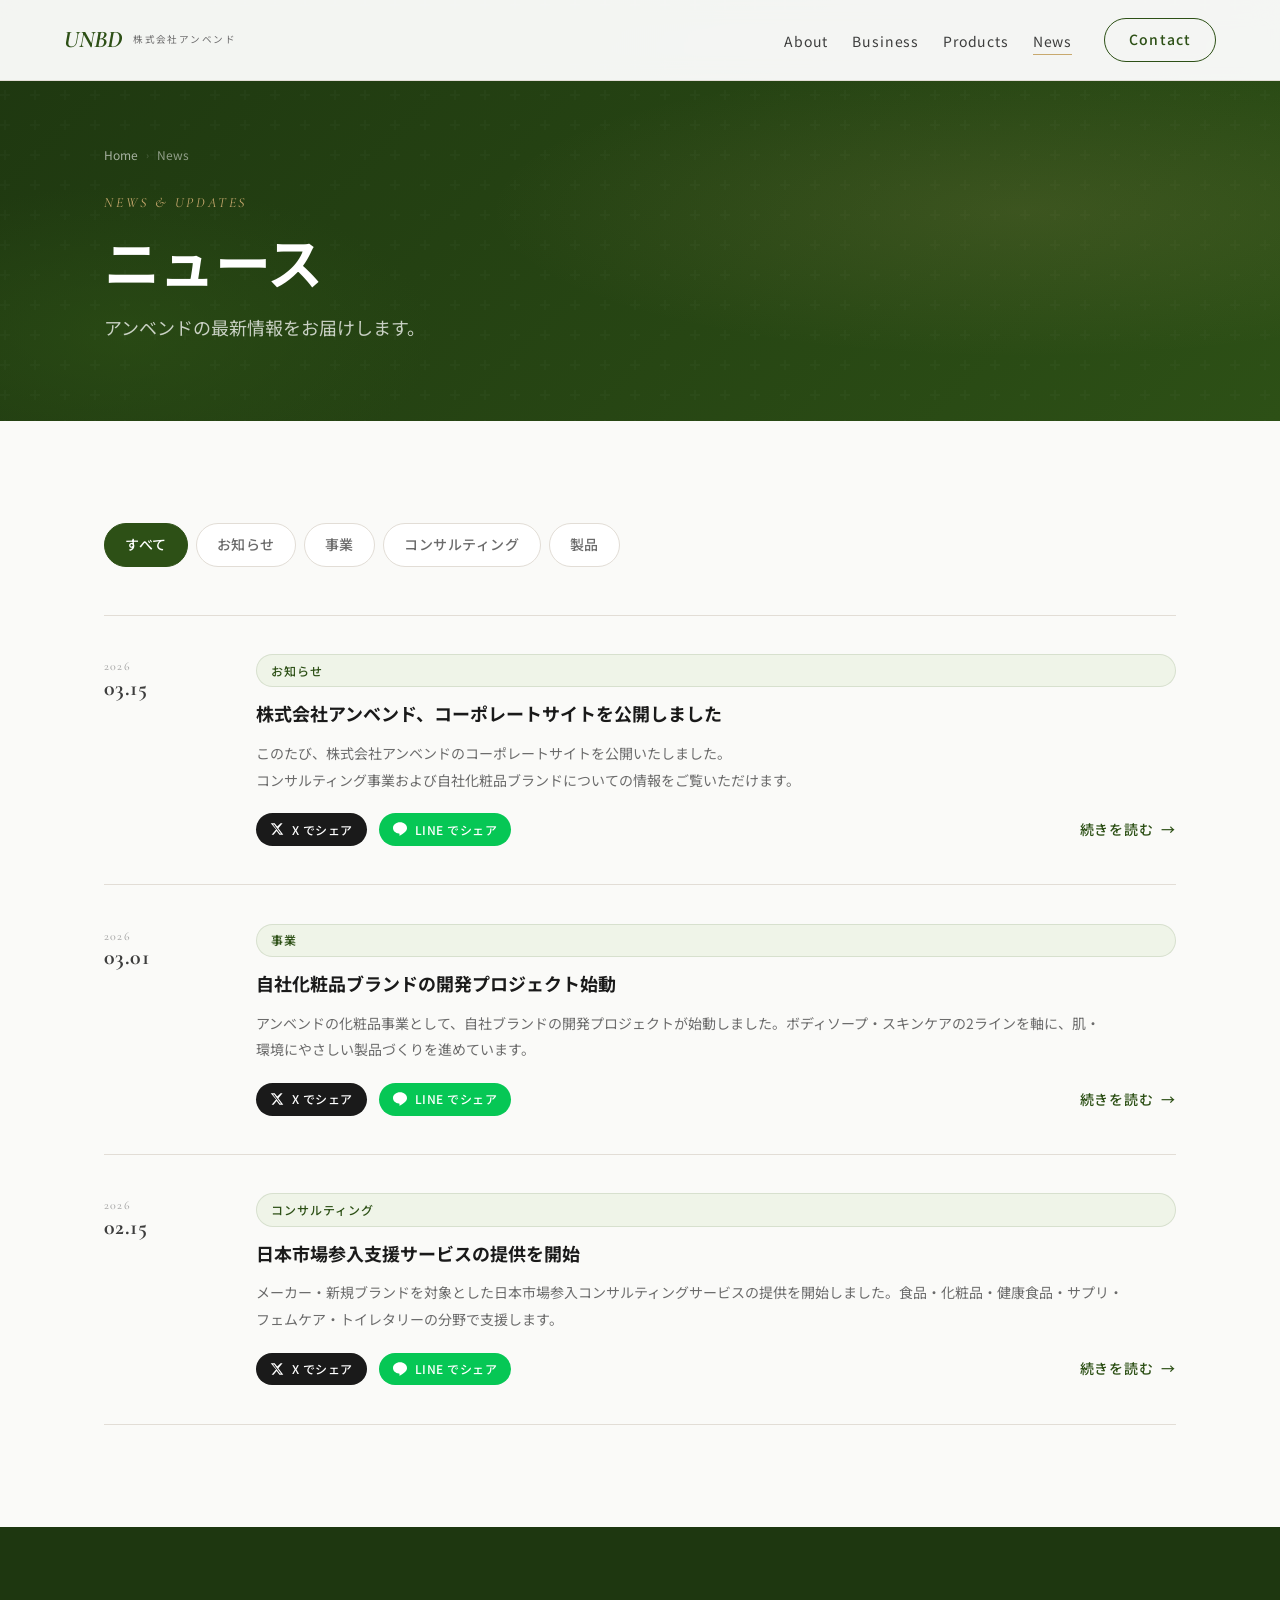
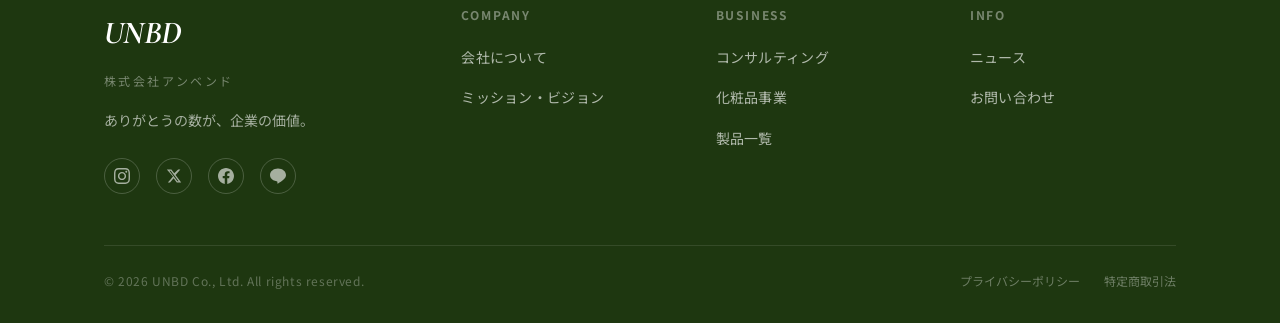
<file: news.html>
<!DOCTYPE html>
<html lang="ja">
<head>
  <meta charset="UTF-8">
  <meta name="viewport" content="width=device-width, initial-scale=1.0">
  <title>ニュース | 株式会社アンベンド UNBD Co., Ltd.</title>
  <meta name="description" content="株式会社アンベンドの最新ニュース・お知らせ。コンサルティング事業や自社化粧品ブランドに関する情報をお届けします。">

  <meta property="og:title" content="ニュース | 株式会社アンベンド">
  <meta property="og:description" content="アンベンドの最新ニュース・お知らせ。">
  <meta property="og:type" content="website">
  <meta name="twitter:card" content="summary_large_image">

  <link rel="preconnect" href="https://fonts.googleapis.com">
  <link rel="preconnect" href="https://fonts.gstatic.com" crossorigin>
  <link href="https://fonts.googleapis.com/css2?family=Cormorant+Garamond:ital,wght@0,400;0,600;0,700;1,400;1,600;1,700&family=Noto+Sans+JP:wght@300;400;500;700&display=swap" rel="stylesheet">

  <link rel="stylesheet" href="css/reset.css">
  <link rel="stylesheet" href="css/variables.css">
  <link rel="stylesheet" href="css/common.css">
  <link rel="stylesheet" href="css/pages/about.css">
  <link rel="stylesheet" href="css/pages/news.css">
</head>
<body>

  <header class="header" data-transparent="false" role="banner">
    <div class="header__inner">
      <a href="index.html" class="header__logo">
        <span class="header__logo-mark">UNBD</span>
        <div class="header__logo-text"><span class="header__logo-ja">株式会社アンベンド</span></div>
      </a>
      <nav class="header__nav" role="navigation">
        <ul class="header__nav-list">
          <li><a href="about.html" class="header__nav-link">About</a></li>
          <li><a href="business.html" class="header__nav-link">Business</a></li>
          <li><a href="products.html" class="header__nav-link">Products</a></li>
          <li><a href="news.html" class="header__nav-link is-active">News</a></li>
        </ul>
        <a href="contact.html" class="header__cta">Contact</a>
      </nav>
      <button class="hamburger" aria-label="メニューを開く"><span></span><span></span><span></span></button>
    </div>
  </header>

  <div class="mobile-nav">
    <ul class="mobile-nav__list">
      <li><a href="about.html" class="mobile-nav__link">About</a></li>
      <li><a href="business.html" class="mobile-nav__link">Business</a></li>
      <li><a href="products.html" class="mobile-nav__link">Products</a></li>
      <li><a href="news.html" class="mobile-nav__link">News</a></li>
      <li><a href="contact.html" class="mobile-nav__link">Contact</a></li>
    </ul>
  </div>

  <main id="main">

    <div class="page-hero">
      <div class="container">
        <nav class="breadcrumb" aria-label="パンくずリスト">
          <a href="index.html">Home</a>
          <span class="breadcrumb__sep">›</span>
          <span>News</span>
        </nav>
        <span class="page-hero__en">News &amp; Updates</span>
        <h1 class="page-hero__title">ニュース</h1>
        <p class="page-hero__lead">アンベンドの最新情報をお届けします。</p>
      </div>
    </div>


    <!-- ====================================================
         News List
         ==================================================== -->
    <section class="section">
      <div class="container">

        <!-- Filter -->
        <div class="news-filter" data-reveal>
          <button class="news-filter__btn is-active" data-filter="all">すべて</button>
          <button class="news-filter__btn" data-filter="info">お知らせ</button>
          <button class="news-filter__btn" data-filter="business">事業</button>
          <button class="news-filter__btn" data-filter="consulting">コンサルティング</button>
          <button class="news-filter__btn" data-filter="products">製品</button>
        </div>

        <!-- News Items -->
        <div class="news-list" data-reveal>

          <article class="news-item" data-category="info">
            <time class="news-item__date" datetime="2026-03-15">
              <span class="news-item__year">2026</span>
              <span class="news-item__month-day">03.15</span>
            </time>
            <div class="news-item__body">
              <span class="tag">お知らせ</span>
              <h2 class="news-item__title">
                <a href="#">株式会社アンベンド、コーポレートサイトを公開しました</a>
              </h2>
              <p class="news-item__excerpt">
                このたび、株式会社アンベンドのコーポレートサイトを公開いたしました。コンサルティング事業および自社化粧品ブランドについての情報をご覧いただけます。
              </p>
              <div class="news-item__footer">
                <div class="news-item__share">
                  <a href="https://twitter.com/intent/tweet?text=株式会社アンベンド、コーポレートサイトを公開しました" target="_blank" rel="noopener noreferrer" class="share-btn share-btn--x" aria-label="Xでシェア">
                    <svg viewBox="0 0 24 24" width="14" height="14" fill="currentColor"><path d="M18.244 2.25h3.308l-7.227 8.26 8.502 11.24H16.17l-4.714-6.231-5.401 6.231H2.746l7.73-8.835L1.254 2.25H8.08l4.259 5.63zm-1.161 17.52h1.833L7.084 4.126H5.117z"/></svg>
                    X でシェア
                  </a>
                  <a href="https://line.me/R/msg/text/?株式会社アンベンド、コーポレートサイトを公開しました" target="_blank" rel="noopener noreferrer" class="share-btn share-btn--line" aria-label="LINEでシェア">
                    <svg viewBox="0 0 24 24" width="14" height="14" fill="currentColor"><path d="M24 10.314C24 4.943 18.615.572 12 .572S0 4.943 0 10.314c0 4.811 4.27 8.842 10.035 9.608.391.082.923.258 1.058.59.12.301.079.766.038 1.08l-.164 1.02c-.045.301-.24 1.186 1.049.645 1.291-.539 6.916-4.078 9.436-6.975C23.176 14.393 24 12.458 24 10.314"/></svg>
                    LINE でシェア
                  </a>
                </div>
                <a href="#" class="arrow-link">続きを読む</a>
              </div>
            </div>
          </article>

          <article class="news-item" data-category="business">
            <time class="news-item__date" datetime="2026-03-01">
              <span class="news-item__year">2026</span>
              <span class="news-item__month-day">03.01</span>
            </time>
            <div class="news-item__body">
              <span class="tag">事業</span>
              <h2 class="news-item__title">
                <a href="#">自社化粧品ブランドの開発プロジェクト始動</a>
              </h2>
              <p class="news-item__excerpt">
                アンベンドの化粧品事業として、自社ブランドの開発プロジェクトが始動しました。ボディソープ・スキンケアの2ラインを軸に、肌・環境にやさしい製品づくりを進めています。
              </p>
              <div class="news-item__footer">
                <div class="news-item__share">
                  <a href="https://twitter.com/intent/tweet?text=自社化粧品ブランドの開発プロジェクト始動" target="_blank" rel="noopener noreferrer" class="share-btn share-btn--x" aria-label="Xでシェア">
                    <svg viewBox="0 0 24 24" width="14" height="14" fill="currentColor"><path d="M18.244 2.25h3.308l-7.227 8.26 8.502 11.24H16.17l-4.714-6.231-5.401 6.231H2.746l7.73-8.835L1.254 2.25H8.08l4.259 5.63zm-1.161 17.52h1.833L7.084 4.126H5.117z"/></svg>
                    X でシェア
                  </a>
                  <a href="https://line.me/R/msg/text/?自社化粧品ブランドの開発プロジェクト始動" target="_blank" rel="noopener noreferrer" class="share-btn share-btn--line" aria-label="LINEでシェア">
                    <svg viewBox="0 0 24 24" width="14" height="14" fill="currentColor"><path d="M24 10.314C24 4.943 18.615.572 12 .572S0 4.943 0 10.314c0 4.811 4.27 8.842 10.035 9.608.391.082.923.258 1.058.59.12.301.079.766.038 1.08l-.164 1.02c-.045.301-.24 1.186 1.049.645 1.291-.539 6.916-4.078 9.436-6.975C23.176 14.393 24 12.458 24 10.314"/></svg>
                    LINE でシェア
                  </a>
                </div>
                <a href="#" class="arrow-link">続きを読む</a>
              </div>
            </div>
          </article>

          <article class="news-item" data-category="consulting">
            <time class="news-item__date" datetime="2026-02-15">
              <span class="news-item__year">2026</span>
              <span class="news-item__month-day">02.15</span>
            </time>
            <div class="news-item__body">
              <span class="tag">コンサルティング</span>
              <h2 class="news-item__title">
                <a href="#">日本市場参入支援サービスの提供を開始</a>
              </h2>
              <p class="news-item__excerpt">
                メーカー・新規ブランドを対象とした日本市場参入コンサルティングサービスの提供を開始しました。食品・化粧品・健康食品・サプリ・フェムケア・トイレタリーの分野で支援します。
              </p>
              <div class="news-item__footer">
                <div class="news-item__share">
                  <a href="https://twitter.com/intent/tweet?text=日本市場参入支援サービスの提供を開始" target="_blank" rel="noopener noreferrer" class="share-btn share-btn--x" aria-label="Xでシェア">
                    <svg viewBox="0 0 24 24" width="14" height="14" fill="currentColor"><path d="M18.244 2.25h3.308l-7.227 8.26 8.502 11.24H16.17l-4.714-6.231-5.401 6.231H2.746l7.73-8.835L1.254 2.25H8.08l4.259 5.63zm-1.161 17.52h1.833L7.084 4.126H5.117z"/></svg>
                    X でシェア
                  </a>
                  <a href="https://line.me/R/msg/text/?日本市場参入支援サービスの提供を開始" target="_blank" rel="noopener noreferrer" class="share-btn share-btn--line" aria-label="LINEでシェア">
                    <svg viewBox="0 0 24 24" width="14" height="14" fill="currentColor"><path d="M24 10.314C24 4.943 18.615.572 12 .572S0 4.943 0 10.314c0 4.811 4.27 8.842 10.035 9.608.391.082.923.258 1.058.59.12.301.079.766.038 1.08l-.164 1.02c-.045.301-.24 1.186 1.049.645 1.291-.539 6.916-4.078 9.436-6.975C23.176 14.393 24 12.458 24 10.314"/></svg>
                    LINE でシェア
                  </a>
                </div>
                <a href="#" class="arrow-link">続きを読む</a>
              </div>
            </div>
          </article>

        </div>

      </div>
    </section>

  </main>

  <!-- Footer -->
  <footer class="footer" role="contentinfo">
    <div class="container">
      <div class="footer__inner">
        <div class="footer__brand">
          <div class="footer__brand-logo">UNBD</div>
          <div class="footer__brand-ja">株式会社アンベンド</div>
          <p class="footer__tagline">ありがとうの数が、企業の価値。</p>
          <div class="footer__sns">
            <a href="#" class="footer__sns-link" aria-label="Instagram"><svg viewBox="0 0 24 24" fill="currentColor"><path d="M12 2.163c3.204 0 3.584.012 4.85.07 3.252.148 4.771 1.691 4.919 4.919.058 1.265.069 1.645.069 4.849 0 3.205-.012 3.584-.069 4.849-.149 3.225-1.664 4.771-4.919 4.919-1.266.058-1.644.07-4.85.07-3.204 0-3.584-.012-4.849-.07-3.26-.149-4.771-1.699-4.919-4.92-.058-1.265-.07-1.644-.07-4.849 0-3.204.013-3.583.07-4.849.149-3.227 1.664-4.771 4.919-4.919 1.266-.057 1.645-.069 4.849-.069zm0-2.163c-3.259 0-3.667.014-4.947.072-4.358.2-6.78 2.618-6.98 6.98-.059 1.281-.073 1.689-.073 4.948 0 3.259.014 3.668.072 4.948.2 4.358 2.618 6.78 6.98 6.98 1.281.058 1.689.072 4.948.072 3.259 0 3.668-.014 4.948-.072 4.354-.2 6.782-2.618 6.979-6.98.059-1.28.073-1.689.073-4.948 0-3.259-.014-3.667-.072-4.947-.196-4.354-2.617-6.78-6.979-6.98-1.281-.059-1.69-.073-4.949-.073zm0 5.838c-3.403 0-6.162 2.759-6.162 6.162s2.759 6.163 6.162 6.163 6.162-2.759 6.162-6.163c0-3.403-2.759-6.162-6.162-6.162zm0 10.162c-2.209 0-4-1.79-4-4 0-2.209 1.791-4 4-4s4 1.791 4 4c0 2.21-1.791 4-4 4zm6.406-11.845c-.796 0-1.441.645-1.441 1.44s.645 1.44 1.441 1.44c.795 0 1.439-.645 1.439-1.44s-.644-1.44-1.439-1.44z"/></svg></a>
            <a href="#" class="footer__sns-link" aria-label="X"><svg viewBox="0 0 24 24" fill="currentColor"><path d="M18.244 2.25h3.308l-7.227 8.26 8.502 11.24H16.17l-4.714-6.231-5.401 6.231H2.746l7.73-8.835L1.254 2.25H8.08l4.259 5.63zm-1.161 17.52h1.833L7.084 4.126H5.117z"/></svg></a>
            <a href="#" class="footer__sns-link" aria-label="Facebook"><svg viewBox="0 0 24 24" fill="currentColor"><path d="M24 12.073c0-6.627-5.373-12-12-12s-12 5.373-12 12c0 5.99 4.388 10.954 10.125 11.854v-8.385H7.078v-3.47h3.047V9.43c0-3.007 1.792-4.669 4.533-4.669 1.312 0 2.686.235 2.686.235v2.953H15.83c-1.491 0-1.956.925-1.956 1.874v2.25h3.328l-.532 3.47h-2.796v8.385C19.612 23.027 24 18.062 24 12.073z"/></svg></a>
            <a href="#" class="footer__sns-link" aria-label="LINE"><svg viewBox="0 0 24 24" fill="currentColor"><path d="M24 10.314C24 4.943 18.615.572 12 .572S0 4.943 0 10.314c0 4.811 4.27 8.842 10.035 9.608.391.082.923.258 1.058.59.12.301.079.766.038 1.08l-.164 1.02c-.045.301-.24 1.186 1.049.645 1.291-.539 6.916-4.078 9.436-6.975C23.176 14.393 24 12.458 24 10.314"/></svg></a>
          </div>
        </div>
        <div>
          <p class="footer__col-title">Company</p>
          <ul class="footer__col-list">
            <li><a href="about.html" class="footer__col-link">会社について</a></li>
            <li><a href="about.html#mission" class="footer__col-link">ミッション・ビジョン</a></li>
          </ul>
        </div>
        <div>
          <p class="footer__col-title">Business</p>
          <ul class="footer__col-list">
            <li><a href="business.html#consulting" class="footer__col-link">コンサルティング</a></li>
            <li><a href="business.html#cosmetics" class="footer__col-link">化粧品事業</a></li>
            <li><a href="products.html" class="footer__col-link">製品一覧</a></li>
          </ul>
        </div>
        <div>
          <p class="footer__col-title">Info</p>
          <ul class="footer__col-list">
            <li><a href="news.html" class="footer__col-link">ニュース</a></li>
            <li><a href="contact.html" class="footer__col-link">お問い合わせ</a></li>
          </ul>
        </div>
      </div>
      <div class="footer__bottom">
        <p class="footer__copy">&copy; 2026 UNBD Co., Ltd. All rights reserved.</p>
        <div class="footer__bottom-links">
          <a href="#" class="footer__bottom-link">プライバシーポリシー</a>
          <a href="#" class="footer__bottom-link">特定商取引法</a>
        </div>
      </div>
    </div>
  </footer>

  <script src="js/common.js"></script>
  <script src="js/news.js"></script>
</body>
</html>
</file>
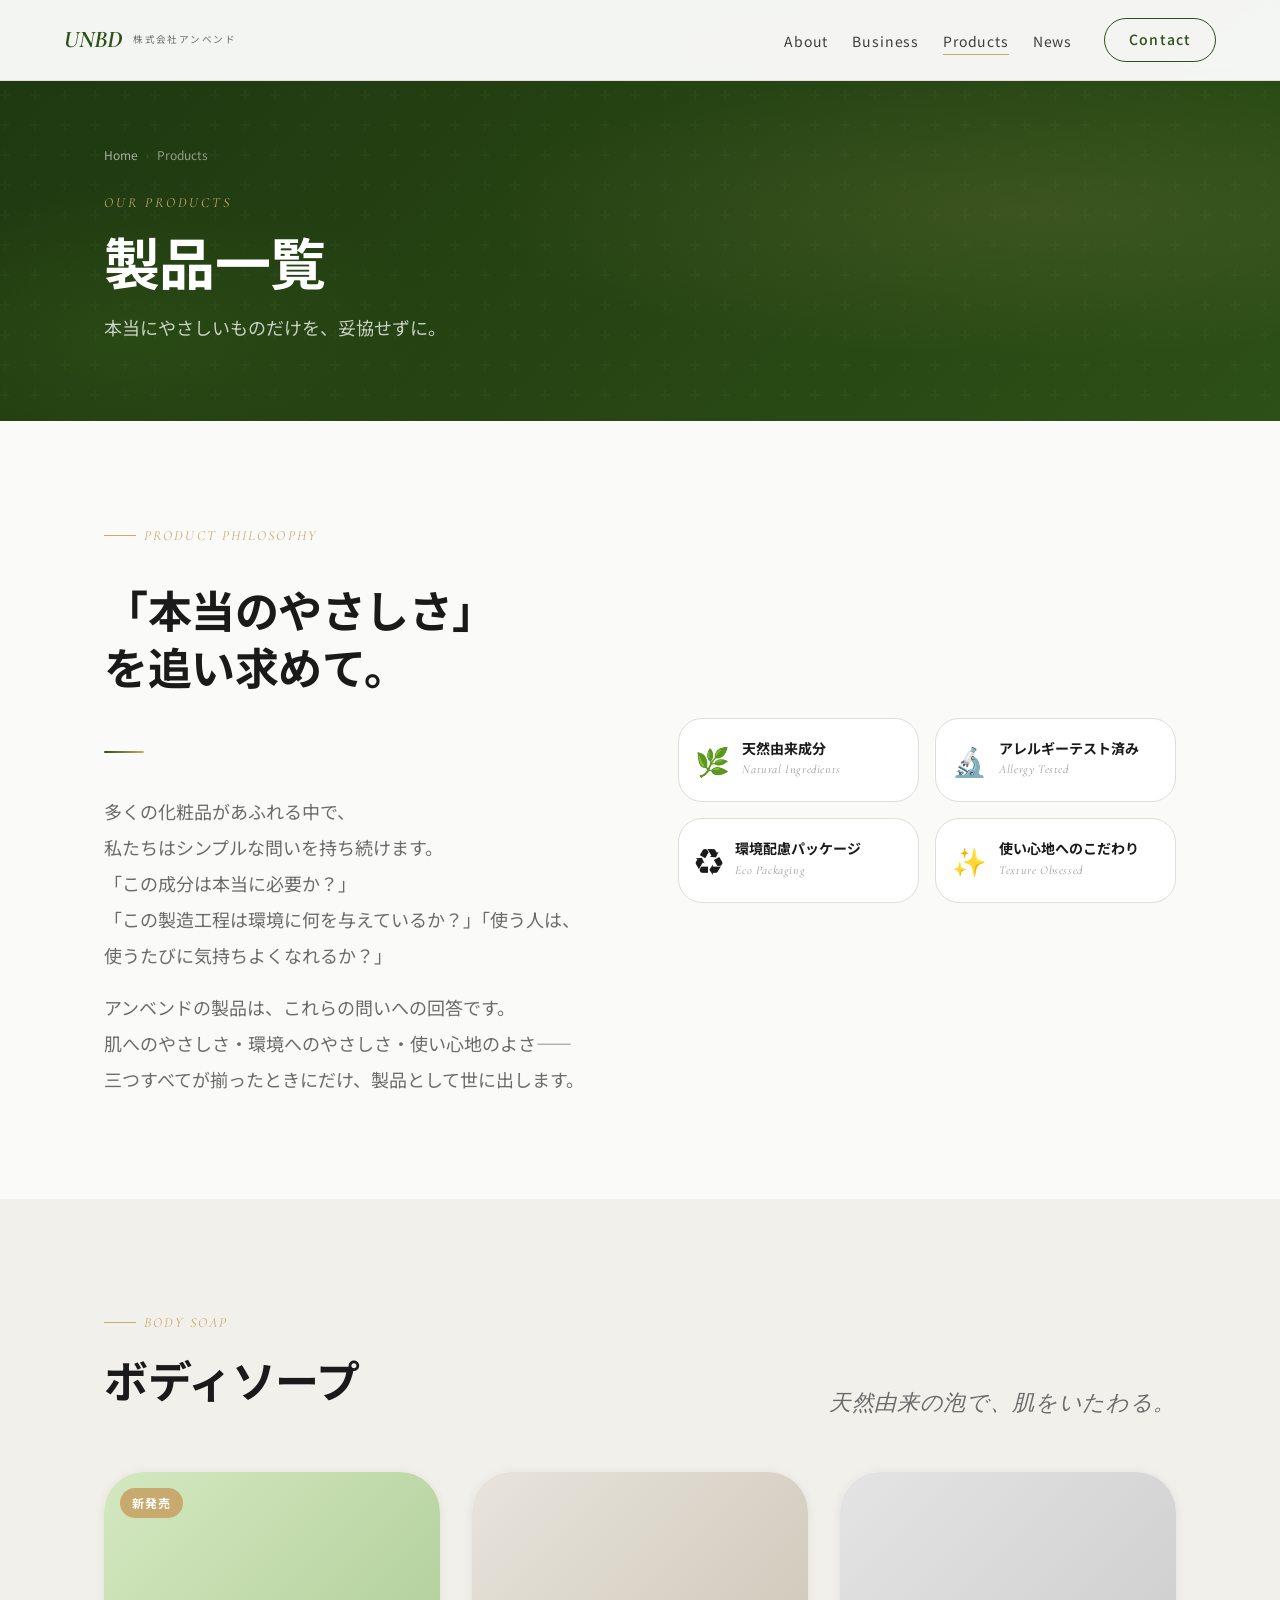
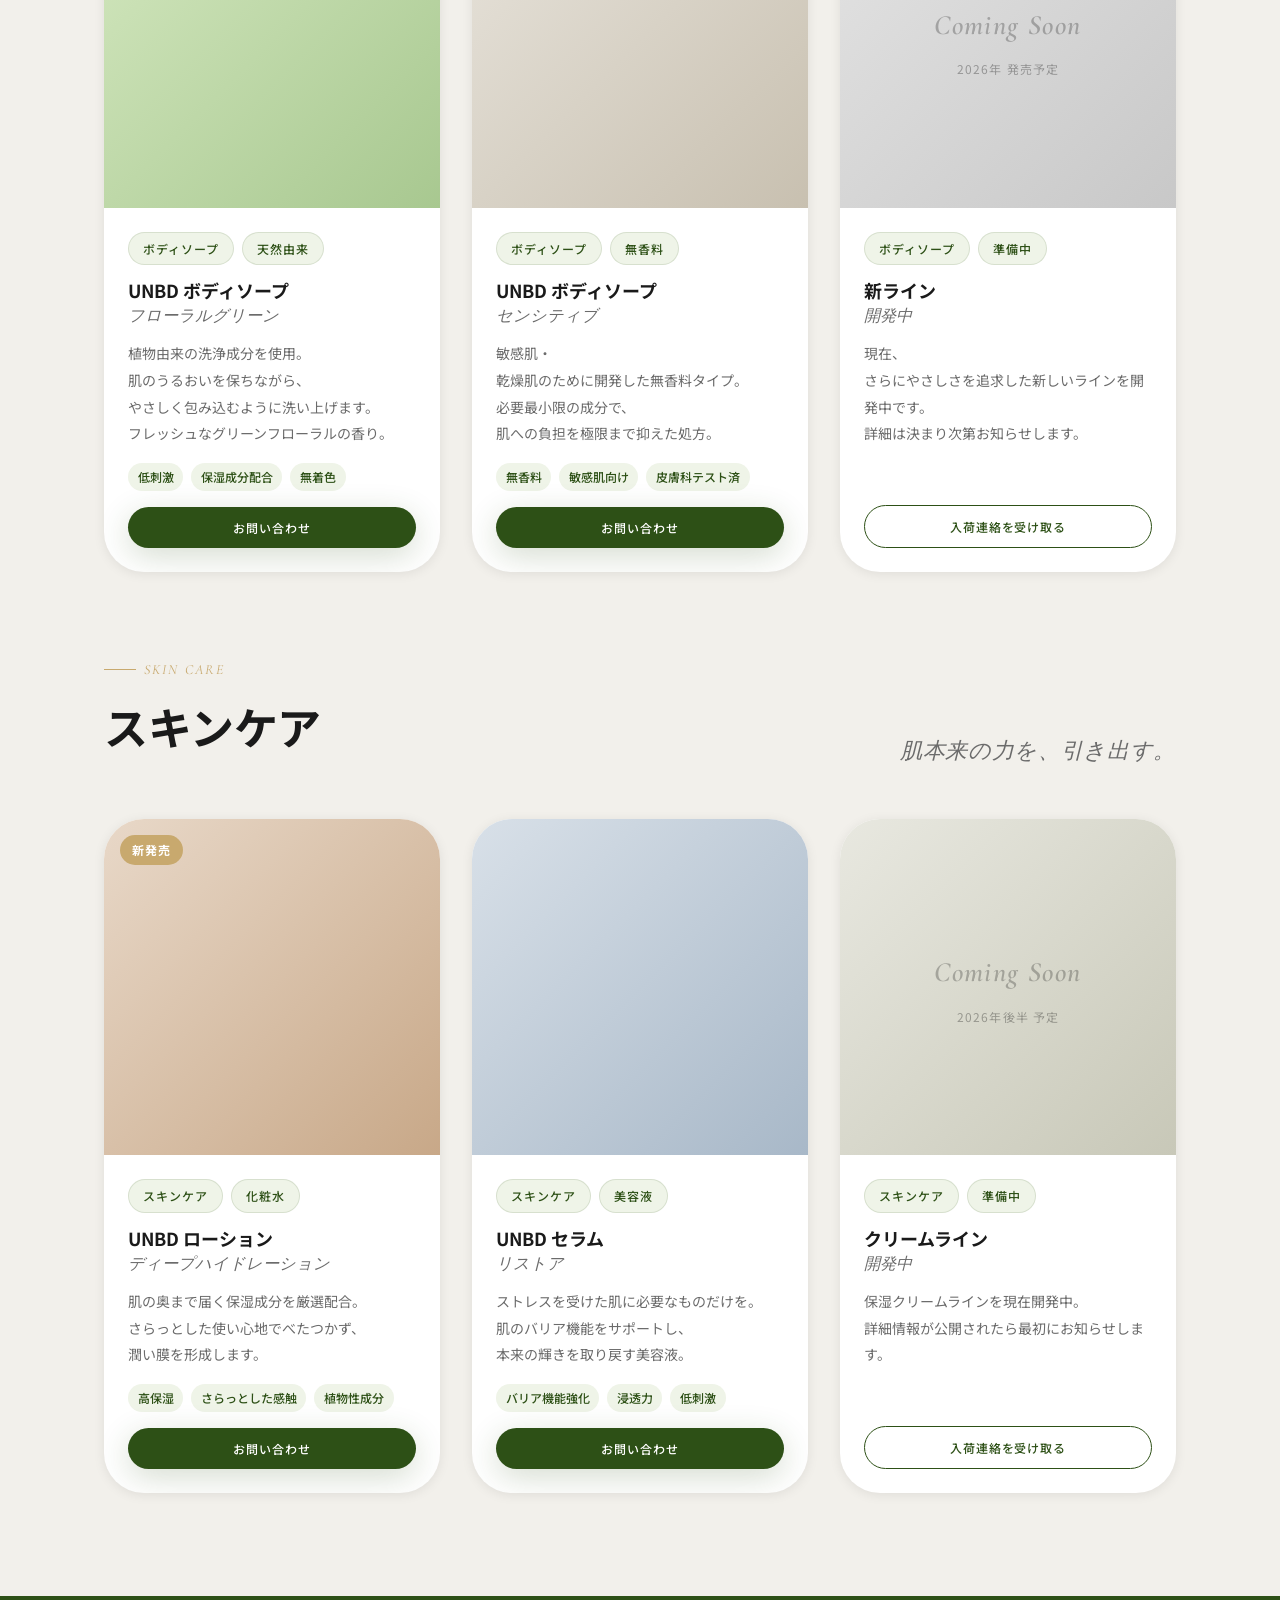
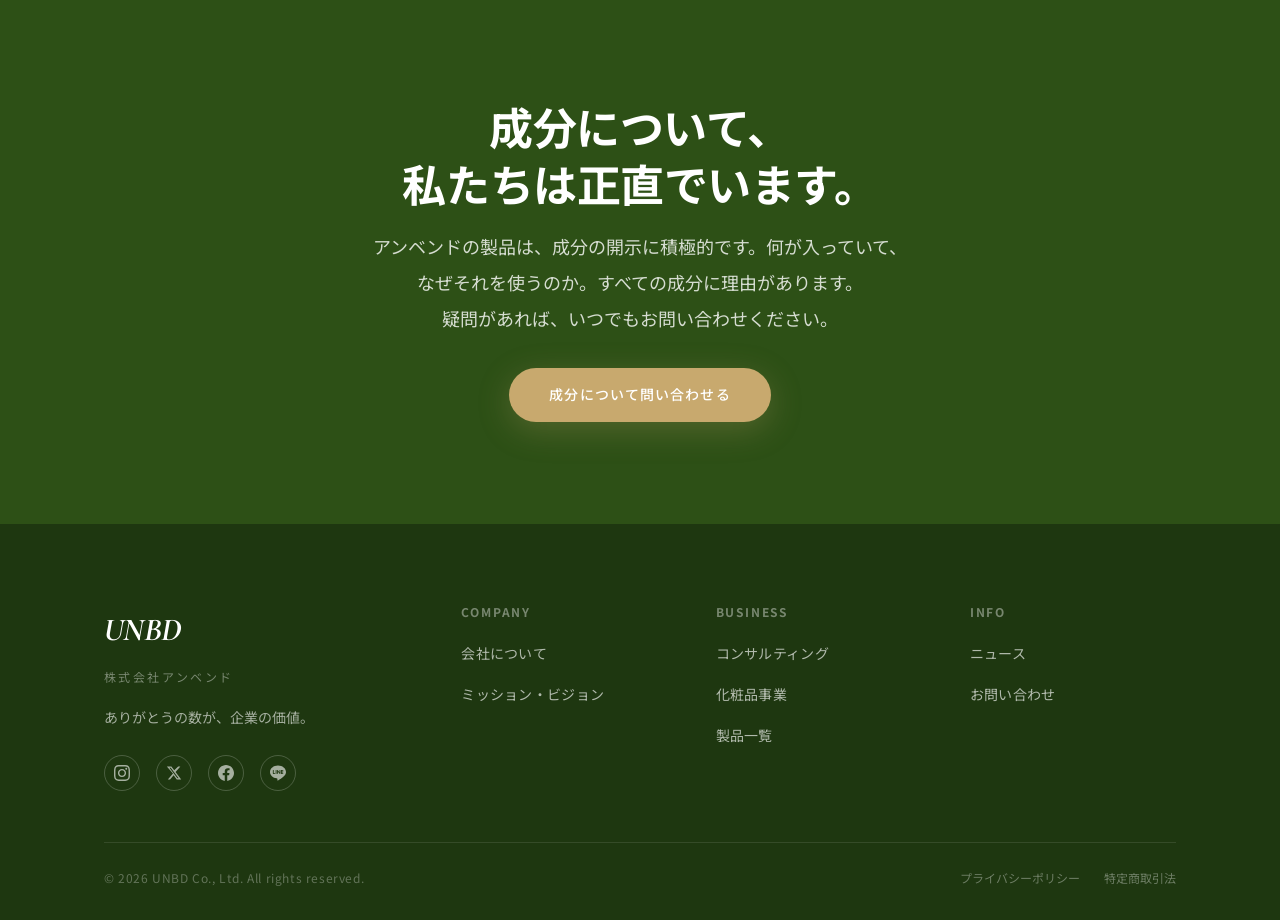
<file: products.html>
<!DOCTYPE html>
<html lang="ja">
<head>
  <meta charset="UTF-8">
  <meta name="viewport" content="width=device-width, initial-scale=1.0">
  <title>製品一覧 | 株式会社アンベンド UNBD Co., Ltd.</title>
  <meta name="description" content="アンベンドの自社化粧品ブランド。本当に肌にやさしく、環境にやさしい製品を突き詰めて開発。ボディソープ・スキンケアシリーズをご紹介します。">

  <meta property="og:title" content="製品一覧 | 株式会社アンベンド">
  <meta property="og:description" content="本当のやさしさを突き詰めた自社化粧品ブランド。ボディソープ・スキンケアシリーズ。">
  <meta property="og:type" content="website">
  <meta name="twitter:card" content="summary_large_image">

  <link rel="preconnect" href="https://fonts.googleapis.com">
  <link rel="preconnect" href="https://fonts.gstatic.com" crossorigin>
  <link href="https://fonts.googleapis.com/css2?family=Cormorant+Garamond:ital,wght@0,400;0,600;0,700;1,400;1,600;1,700&family=Noto+Sans+JP:wght@300;400;500;700&display=swap" rel="stylesheet">

  <link rel="stylesheet" href="css/reset.css">
  <link rel="stylesheet" href="css/variables.css">
  <link rel="stylesheet" href="css/common.css">
  <link rel="stylesheet" href="css/pages/about.css">
  <link rel="stylesheet" href="css/pages/products.css">
</head>
<body>

  <header class="header" data-transparent="false" role="banner">
    <div class="header__inner">
      <a href="index.html" class="header__logo">
        <span class="header__logo-mark">UNBD</span>
        <div class="header__logo-text"><span class="header__logo-ja">株式会社アンベンド</span></div>
      </a>
      <nav class="header__nav" role="navigation">
        <ul class="header__nav-list">
          <li><a href="about.html" class="header__nav-link">About</a></li>
          <li><a href="business.html" class="header__nav-link">Business</a></li>
          <li><a href="products.html" class="header__nav-link is-active">Products</a></li>
          <li><a href="news.html" class="header__nav-link">News</a></li>
        </ul>
        <a href="contact.html" class="header__cta">Contact</a>
      </nav>
      <button class="hamburger" aria-label="メニューを開く"><span></span><span></span><span></span></button>
    </div>
  </header>

  <div class="mobile-nav">
    <ul class="mobile-nav__list">
      <li><a href="about.html" class="mobile-nav__link">About</a></li>
      <li><a href="business.html" class="mobile-nav__link">Business</a></li>
      <li><a href="products.html" class="mobile-nav__link">Products</a></li>
      <li><a href="news.html" class="mobile-nav__link">News</a></li>
      <li><a href="contact.html" class="mobile-nav__link">Contact</a></li>
    </ul>
  </div>

  <main id="main">

    <!-- Page Hero -->
    <div class="page-hero">
      <div class="container">
        <nav class="breadcrumb" aria-label="パンくずリスト">
          <a href="index.html">Home</a>
          <span class="breadcrumb__sep">›</span>
          <span>Products</span>
        </nav>
        <span class="page-hero__en">Our Products</span>
        <h1 class="page-hero__title">製品一覧</h1>
        <p class="page-hero__lead">本当にやさしいものだけを、妥協せずに。</p>
      </div>
    </div>


    <!-- ====================================================
         Product Philosophy
         ==================================================== -->
    <section class="section">
      <div class="container">
        <div class="product-philosophy" data-reveal>
          <div class="product-philosophy__text">
            <span class="eyebrow">Product Philosophy</span>
            <h2 class="section-title">「本当のやさしさ」を追い求めて。</h2>
            <div class="divider"></div>
            <p>多くの化粧品があふれる中で、私たちはシンプルな問いを持ち続けます。「この成分は本当に必要か？」「この製造工程は環境に何を与えているか？」「使う人は、使うたびに気持ちよくなれるか？」</p>
            <p>アンベンドの製品は、これらの問いへの回答です。肌へのやさしさ・環境へのやさしさ・使い心地のよさ——三つすべてが揃ったときにだけ、製品として世に出します。</p>
          </div>
          <div class="product-philosophy__badges">
            <div class="quality-badge">
              <div class="quality-badge__icon">🌿</div>
              <div class="quality-badge__text">
                <strong>天然由来成分</strong>
                <span>Natural Ingredients</span>
              </div>
            </div>
            <div class="quality-badge">
              <div class="quality-badge__icon">🔬</div>
              <div class="quality-badge__text">
                <strong>アレルギーテスト済み</strong>
                <span>Allergy Tested</span>
              </div>
            </div>
            <div class="quality-badge">
              <div class="quality-badge__icon">♻️</div>
              <div class="quality-badge__text">
                <strong>環境配慮パッケージ</strong>
                <span>Eco Packaging</span>
              </div>
            </div>
            <div class="quality-badge">
              <div class="quality-badge__icon">✨</div>
              <div class="quality-badge__text">
                <strong>使い心地へのこだわり</strong>
                <span>Texture Obsessed</span>
              </div>
            </div>
          </div>
        </div>
      </div>
    </section>


    <!-- ====================================================
         Products Grid
         ==================================================== -->
    <section class="section section--bg">
      <div class="container">

        <!-- Body Soap -->
        <div class="product-category" id="body-soap">
          <div class="product-category__header" data-reveal>
            <div>
              <span class="eyebrow">Body Soap</span>
              <h2 class="section-title">ボディソープ</h2>
            </div>
            <p class="product-category__lead">天然由来の泡で、肌をいたわる。</p>
          </div>

          <div class="products-grid">
            <article class="product-item" data-reveal data-reveal-delay="1">
              <div class="product-item__image product-item__image--bs1">
                <div class="product-item__badge">新発売</div>
              </div>
              <div class="product-item__body">
                <div class="product-item__tags">
                  <span class="tag">ボディソープ</span>
                  <span class="tag">天然由来</span>
                </div>
                <h3 class="product-item__name">UNBD ボディソープ<br><em>フローラルグリーン</em></h3>
                <p class="product-item__desc">植物由来の洗浄成分を使用。肌のうるおいを保ちながら、やさしく包み込むように洗い上げます。フレッシュなグリーンフローラルの香り。</p>
                <div class="product-item__features">
                  <span>低刺激</span>
                  <span>保湿成分配合</span>
                  <span>無着色</span>
                </div>
                <a href="contact.html?type=product" class="btn btn--primary btn--sm" style="margin-top: var(--space-4);">お問い合わせ</a>
              </div>
            </article>

            <article class="product-item" data-reveal data-reveal-delay="2">
              <div class="product-item__image product-item__image--bs2">
              </div>
              <div class="product-item__body">
                <div class="product-item__tags">
                  <span class="tag">ボディソープ</span>
                  <span class="tag">無香料</span>
                </div>
                <h3 class="product-item__name">UNBD ボディソープ<br><em>センシティブ</em></h3>
                <p class="product-item__desc">敏感肌・乾燥肌のために開発した無香料タイプ。必要最小限の成分で、肌への負担を極限まで抑えた処方。</p>
                <div class="product-item__features">
                  <span>無香料</span>
                  <span>敏感肌向け</span>
                  <span>皮膚科テスト済</span>
                </div>
                <a href="contact.html?type=product" class="btn btn--primary btn--sm" style="margin-top: var(--space-4);">お問い合わせ</a>
              </div>
            </article>

            <article class="product-item product-item--coming" data-reveal data-reveal-delay="3">
              <div class="product-item__image product-item__image--coming">
                <div class="product-item__coming">
                  <span>Coming Soon</span>
                  <small>2026年 発売予定</small>
                </div>
              </div>
              <div class="product-item__body">
                <div class="product-item__tags">
                  <span class="tag">ボディソープ</span>
                  <span class="tag">準備中</span>
                </div>
                <h3 class="product-item__name">新ライン<br><em>開発中</em></h3>
                <p class="product-item__desc">現在、さらにやさしさを追求した新しいラインを開発中です。詳細は決まり次第お知らせします。</p>
                <a href="contact.html?type=product" class="btn btn--outline btn--sm" style="margin-top: var(--space-4);">入荷連絡を受け取る</a>
              </div>
            </article>
          </div>
        </div>


        <!-- Skin Care -->
        <div class="product-category" id="skin-care" style="margin-top: clamp(3rem, 6vw, 5rem);">
          <div class="product-category__header" data-reveal>
            <div>
              <span class="eyebrow">Skin Care</span>
              <h2 class="section-title">スキンケア</h2>
            </div>
            <p class="product-category__lead">肌本来の力を、引き出す。</p>
          </div>

          <div class="products-grid">
            <article class="product-item" data-reveal data-reveal-delay="1">
              <div class="product-item__image product-item__image--sc1">
                <div class="product-item__badge">新発売</div>
              </div>
              <div class="product-item__body">
                <div class="product-item__tags">
                  <span class="tag">スキンケア</span>
                  <span class="tag">化粧水</span>
                </div>
                <h3 class="product-item__name">UNBD ローション<br><em>ディープハイドレーション</em></h3>
                <p class="product-item__desc">肌の奥まで届く保湿成分を厳選配合。さらっとした使い心地でべたつかず、潤い膜を形成します。</p>
                <div class="product-item__features">
                  <span>高保湿</span>
                  <span>さらっとした感触</span>
                  <span>植物性成分</span>
                </div>
                <a href="contact.html?type=product" class="btn btn--primary btn--sm" style="margin-top: var(--space-4);">お問い合わせ</a>
              </div>
            </article>

            <article class="product-item" data-reveal data-reveal-delay="2">
              <div class="product-item__image product-item__image--sc2">
              </div>
              <div class="product-item__body">
                <div class="product-item__tags">
                  <span class="tag">スキンケア</span>
                  <span class="tag">美容液</span>
                </div>
                <h3 class="product-item__name">UNBD セラム<br><em>リストア</em></h3>
                <p class="product-item__desc">ストレスを受けた肌に必要なものだけを。肌のバリア機能をサポートし、本来の輝きを取り戻す美容液。</p>
                <div class="product-item__features">
                  <span>バリア機能強化</span>
                  <span>浸透力</span>
                  <span>低刺激</span>
                </div>
                <a href="contact.html?type=product" class="btn btn--primary btn--sm" style="margin-top: var(--space-4);">お問い合わせ</a>
              </div>
            </article>

            <article class="product-item product-item--coming" data-reveal data-reveal-delay="3">
              <div class="product-item__image product-item__image--coming2">
                <div class="product-item__coming">
                  <span>Coming Soon</span>
                  <small>2026年後半 予定</small>
                </div>
              </div>
              <div class="product-item__body">
                <div class="product-item__tags">
                  <span class="tag">スキンケア</span>
                  <span class="tag">準備中</span>
                </div>
                <h3 class="product-item__name">クリームライン<br><em>開発中</em></h3>
                <p class="product-item__desc">保湿クリームラインを現在開発中。詳細情報が公開されたら最初にお知らせします。</p>
                <a href="contact.html?type=product" class="btn btn--outline btn--sm" style="margin-top: var(--space-4);">入荷連絡を受け取る</a>
              </div>
            </article>
          </div>
        </div>

      </div>
    </section>


    <!-- Ingredient Promise -->
    <section class="section section--primary">
      <div class="container">
        <div class="ingredient-promise" data-reveal>
          <h2 class="section-title section-title--white section-title--center">
            成分について、私たちは正直でいます。
          </h2>
          <p class="section-lead section-lead--white section-lead--center">
            アンベンドの製品は、成分の開示に積極的です。何が入っていて、なぜそれを使うのか。すべての成分に理由があります。疑問があれば、いつでもお問い合わせください。
          </p>
          <div style="text-align: center; margin-top: var(--space-8);">
            <a href="contact.html?type=product" class="btn btn--accent">成分について問い合わせる</a>
          </div>
        </div>
      </div>
    </section>

  </main>

  <!-- Footer -->
  <footer class="footer" role="contentinfo">
    <div class="container">
      <div class="footer__inner">
        <div class="footer__brand">
          <div class="footer__brand-logo">UNBD</div>
          <div class="footer__brand-ja">株式会社アンベンド</div>
          <p class="footer__tagline">ありがとうの数が、企業の価値。</p>
          <div class="footer__sns">
            <a href="#" class="footer__sns-link" aria-label="Instagram"><svg viewBox="0 0 24 24" fill="currentColor"><path d="M12 2.163c3.204 0 3.584.012 4.85.07 3.252.148 4.771 1.691 4.919 4.919.058 1.265.069 1.645.069 4.849 0 3.205-.012 3.584-.069 4.849-.149 3.225-1.664 4.771-4.919 4.919-1.266.058-1.644.07-4.85.07-3.204 0-3.584-.012-4.849-.07-3.26-.149-4.771-1.699-4.919-4.92-.058-1.265-.07-1.644-.07-4.849 0-3.204.013-3.583.07-4.849.149-3.227 1.664-4.771 4.919-4.919 1.266-.057 1.645-.069 4.849-.069zm0-2.163c-3.259 0-3.667.014-4.947.072-4.358.2-6.78 2.618-6.98 6.98-.059 1.281-.073 1.689-.073 4.948 0 3.259.014 3.668.072 4.948.2 4.358 2.618 6.78 6.98 6.98 1.281.058 1.689.072 4.948.072 3.259 0 3.668-.014 4.948-.072 4.354-.2 6.782-2.618 6.979-6.98.059-1.28.073-1.689.073-4.948 0-3.259-.014-3.667-.072-4.947-.196-4.354-2.617-6.78-6.979-6.98-1.281-.059-1.69-.073-4.949-.073zm0 5.838c-3.403 0-6.162 2.759-6.162 6.162s2.759 6.163 6.162 6.163 6.162-2.759 6.162-6.163c0-3.403-2.759-6.162-6.162-6.162zm0 10.162c-2.209 0-4-1.79-4-4 0-2.209 1.791-4 4-4s4 1.791 4 4c0 2.21-1.791 4-4 4zm6.406-11.845c-.796 0-1.441.645-1.441 1.44s.645 1.44 1.441 1.44c.795 0 1.439-.645 1.439-1.44s-.644-1.44-1.439-1.44z"/></svg></a>
            <a href="#" class="footer__sns-link" aria-label="X"><svg viewBox="0 0 24 24" fill="currentColor"><path d="M18.244 2.25h3.308l-7.227 8.26 8.502 11.24H16.17l-4.714-6.231-5.401 6.231H2.746l7.73-8.835L1.254 2.25H8.08l4.259 5.63zm-1.161 17.52h1.833L7.084 4.126H5.117z"/></svg></a>
            <a href="#" class="footer__sns-link" aria-label="Facebook"><svg viewBox="0 0 24 24" fill="currentColor"><path d="M24 12.073c0-6.627-5.373-12-12-12s-12 5.373-12 12c0 5.99 4.388 10.954 10.125 11.854v-8.385H7.078v-3.47h3.047V9.43c0-3.007 1.792-4.669 4.533-4.669 1.312 0 2.686.235 2.686.235v2.953H15.83c-1.491 0-1.956.925-1.956 1.874v2.25h3.328l-.532 3.47h-2.796v8.385C19.612 23.027 24 18.062 24 12.073z"/></svg></a>
            <a href="#" class="footer__sns-link" aria-label="LINE"><svg viewBox="0 0 24 24" fill="currentColor"><path d="M19.365 9.863c.349 0 .63.285.63.631 0 .345-.281.63-.63.63H17.61v1.125h1.755c.349 0 .63.283.63.63 0 .344-.281.629-.63.629h-2.386c-.345 0-.627-.285-.627-.629V8.108c0-.345.282-.63.627-.63h2.386c.349 0 .63.285.63.63 0 .349-.281.63-.63.63H17.61v1.125h1.755zm-3.855 3.016c0 .27-.174.51-.432.596-.064.021-.133.031-.199.031-.211 0-.391-.09-.51-.25l-2.443-3.317v2.94c0 .344-.279.629-.631.629-.346 0-.626-.285-.626-.629V8.108c0-.27.173-.51.43-.595.06-.023.136-.033.194-.033.195 0 .375.104.495.254l2.462 3.33V8.108c0-.345.282-.63.63-.63.345 0 .63.285.63.63v4.771zm-5.741 0c0 .344-.282.629-.631.629-.345 0-.627-.285-.627-.629V8.108c0-.345.282-.63.627-.63.349 0 .631.285.631.63v4.771zm-2.466.629H4.917c-.345 0-.63-.285-.63-.629V8.108c0-.345.285-.63.63-.63.348 0 .63.285.63.63v4.141h1.756c.348 0 .629.283.629.63 0 .344-.281.629-.629.629M24 10.314C24 4.943 18.615.572 12 .572S0 4.943 0 10.314c0 4.811 4.27 8.842 10.035 9.608.391.082.923.258 1.058.59.12.301.079.766.038 1.08l-.164 1.02c-.045.301-.24 1.186 1.049.645 1.291-.539 6.916-4.078 9.436-6.975C23.176 14.393 24 12.458 24 10.314"/></svg></a>
          </div>
        </div>
        <div>
          <p class="footer__col-title">Company</p>
          <ul class="footer__col-list">
            <li><a href="about.html" class="footer__col-link">会社について</a></li>
            <li><a href="about.html#mission" class="footer__col-link">ミッション・ビジョン</a></li>
          </ul>
        </div>
        <div>
          <p class="footer__col-title">Business</p>
          <ul class="footer__col-list">
            <li><a href="business.html#consulting" class="footer__col-link">コンサルティング</a></li>
            <li><a href="business.html#cosmetics" class="footer__col-link">化粧品事業</a></li>
            <li><a href="products.html" class="footer__col-link">製品一覧</a></li>
          </ul>
        </div>
        <div>
          <p class="footer__col-title">Info</p>
          <ul class="footer__col-list">
            <li><a href="news.html" class="footer__col-link">ニュース</a></li>
            <li><a href="contact.html" class="footer__col-link">お問い合わせ</a></li>
          </ul>
        </div>
      </div>
      <div class="footer__bottom">
        <p class="footer__copy">&copy; 2026 UNBD Co., Ltd. All rights reserved.</p>
        <div class="footer__bottom-links">
          <a href="#" class="footer__bottom-link">プライバシーポリシー</a>
          <a href="#" class="footer__bottom-link">特定商取引法</a>
        </div>
      </div>
    </div>
  </footer>

  <script src="js/common.js"></script>
</body>
</html>
</file>
<file: css/variables.css>
/* ============================================
   Design Tokens / CSS Custom Properties
   ============================================ */

:root {
  /* ---- Colors ---- */
  --color-bg:           #FAFAF8;
  --color-bg-alt:       #F2F0EB;
  --color-bg-green:     #EFF4E8;
  --color-primary:      #2D5016;
  --color-primary-dark: #1E3710;
  --color-primary-mid:  #3D6B1F;
  --color-accent:       #C8A96E;
  --color-accent-dark:  #A88040;
  --color-accent-light: #E2C89A;
  --color-text:         #1A1A1A;
  --color-text-mid:     #3D3D3D;
  --color-text-sub:     #6B6B6B;
  --color-text-light:   #9A9A9A;
  --color-white:        #FFFFFF;
  --color-border:       #E2DDD6;
  --color-hero-bg:      #0F1F08;

  /* ---- Typography ---- */
  --font-ja:  'Noto Sans JP', 'Hiragino Sans', 'Yu Gothic', sans-serif;
  --font-en:  'Cormorant Garamond', 'Georgia', serif;

  /* ---- Type Scale (fluid) ---- */
  --text-xs:    0.75rem;
  --text-sm:    0.875rem;
  --text-base:  1rem;
  --text-md:    1.125rem;
  --text-lg:    1.375rem;
  --text-xl:    1.75rem;
  --text-2xl:   2.25rem;
  --text-3xl:   3rem;
  --text-4xl:   4rem;
  --text-hero:  clamp(2rem, 6vw, 5.5rem);
  --text-display: clamp(3rem, 8vw, 7rem);

  /* ---- Spacing ---- */
  --space-1:  0.25rem;
  --space-2:  0.5rem;
  --space-3:  0.75rem;
  --space-4:  1rem;
  --space-6:  1.5rem;
  --space-8:  2rem;
  --space-12: 3rem;
  --space-16: 4rem;
  --space-20: 5rem;
  --space-24: 6rem;
  --space-32: 8rem;
  --space-40: 10rem;

  /* ---- Layout ---- */
  --container-max:  1200px;
  --container-wide: 1440px;
  --container-pad:  clamp(1.5rem, 5vw, 4rem);
  --header-height:  80px;

  /* ---- Motion ---- */
  --ease:             cubic-bezier(0.4, 0, 0.2, 1);
  --ease-out:         cubic-bezier(0.0, 0, 0.2, 1);
  --ease-in:          cubic-bezier(0.4, 0, 1, 1);
  --ease-spring:      cubic-bezier(0.34, 1.56, 0.64, 1);
  --transition:       0.3s var(--ease);
  --transition-slow:  0.6s var(--ease);
  --transition-xslow: 1s var(--ease);

  /* ---- Shadows ---- */
  --shadow-xs: 0 1px 4px rgba(0,0,0,0.06);
  --shadow-sm: 0 2px 12px rgba(0,0,0,0.08);
  --shadow-md: 0 8px 32px rgba(0,0,0,0.10);
  --shadow-lg: 0 20px 60px rgba(0,0,0,0.14);
  --shadow-xl: 0 40px 100px rgba(0,0,0,0.18);
  --shadow-green: 0 8px 32px rgba(45,80,22,0.20);
  --shadow-gold:  0 8px 32px rgba(200,169,110,0.25);

  /* ---- Borders ---- */
  --radius-sm:   4px;
  --radius-md:   12px;
  --radius-lg:   24px;
  --radius-xl:   40px;
  --radius-full: 9999px;

  /* ---- Z-Index ---- */
  --z-below:   -1;
  --z-base:     0;
  --z-float:   10;
  --z-header:  100;
  --z-overlay: 200;
  --z-modal:   300;
}
</file>
<file: css/common.css>
/* ============================================
   Common Styles
   株式会社アンベンド / UNBD Co., Ltd.
   ============================================ */

/* ---- Base ---- */
body {
  font-family: var(--font-ja);
  font-size: var(--text-base);
  line-height: 1.8;
  color: var(--color-text);
  background-color: var(--color-bg);
  overflow-x: hidden;
  word-break: keep-all;
  overflow-wrap: break-word;
  line-break: strict;
}

h1, h2, h3, h4 {
  text-wrap: balance;
}

/* ---- Container ---- */
.container {
  width: 100%;
  max-width: var(--container-max);
  margin-left: auto;
  margin-right: auto;
  padding-left: var(--container-pad);
  padding-right: var(--container-pad);
}

.container--wide {
  max-width: var(--container-wide);
}

/* ---- Section Base ---- */
.section {
  padding-top: clamp(4rem, 8vw, 7rem);
  padding-bottom: clamp(4rem, 8vw, 7rem);
}

.section--bg {
  background-color: var(--color-bg-alt);
}

.section--green {
  background-color: var(--color-bg-green);
}

.section--dark {
  background-color: var(--color-primary-dark);
  color: var(--color-white);
}

.section--primary {
  background-color: var(--color-primary);
  color: var(--color-white);
}

/* ---- Section Labels / Eyebrow ---- */
.eyebrow {
  display: inline-flex;
  align-items: center;
  gap: var(--space-2);
  font-family: var(--font-en);
  font-size: var(--text-sm);
  font-style: italic;
  letter-spacing: 0.15em;
  color: var(--color-accent);
  text-transform: uppercase;
  margin-bottom: var(--space-4);
}

.eyebrow::before {
  content: '';
  display: block;
  width: 32px;
  height: 1px;
  background-color: var(--color-accent);
  flex-shrink: 0;
}

/* ---- Section Titles ---- */
.section-title {
  font-size: clamp(1.8rem, 3.5vw, 2.75rem);
  font-weight: 700;
  line-height: 1.3;
  letter-spacing: -0.01em;
  color: var(--color-text);
  margin-bottom: var(--space-4);
  text-wrap: balance;
}

.section-title--white {
  color: var(--color-white);
}

.section-title--center {
  text-align: center;
}

.section-lead {
  font-size: var(--text-md);
  color: var(--color-text-sub);
  line-height: 2;
  max-width: 640px;
  text-wrap: balance;
}

.section-lead--center {
  margin-left: auto;
  margin-right: auto;
  text-align: center;
}

.section-lead--white {
  color: rgba(255,255,255,0.8);
}

.section-header {
  margin-bottom: clamp(2.5rem, 5vw, 4rem);
}

.section-header--center {
  text-align: center;
  display: flex;
  flex-direction: column;
  align-items: center;
}

/* ---- Divider ---- */
.divider {
  width: 40px;
  height: 2px;
  background: linear-gradient(90deg, var(--color-primary), var(--color-accent));
  margin: var(--space-6) 0;
  border-radius: var(--radius-full);
}

.divider--center {
  margin-left: auto;
  margin-right: auto;
}

.divider--gold {
  background: linear-gradient(90deg, var(--color-accent), var(--color-accent-light));
}

/* ---- Buttons ---- */
.btn {
  display: inline-flex;
  align-items: center;
  justify-content: center;
  gap: var(--space-2);
  padding: 0.875rem 2.5rem;
  font-family: var(--font-ja);
  font-size: var(--text-sm);
  font-weight: 500;
  letter-spacing: 0.08em;
  border-radius: var(--radius-full);
  transition: var(--transition);
  cursor: pointer;
  white-space: nowrap;
  position: relative;
  overflow: hidden;
}

.btn::after {
  content: '';
  position: absolute;
  inset: 0;
  background: rgba(255,255,255,0);
  transition: var(--transition);
}

.btn:hover::after {
  background: rgba(255,255,255,0.1);
}

.btn--primary {
  background-color: var(--color-primary);
  color: var(--color-white);
  box-shadow: var(--shadow-green);
}

.btn--primary:hover {
  background-color: var(--color-primary-mid);
  transform: translateY(-2px);
  box-shadow: 0 12px 40px rgba(45,80,22,0.28);
}

.btn--accent {
  background-color: var(--color-accent);
  color: var(--color-white);
  box-shadow: var(--shadow-gold);
}

.btn--accent:hover {
  background-color: var(--color-accent-dark);
  transform: translateY(-2px);
  box-shadow: 0 12px 40px rgba(200,169,110,0.35);
}

.btn--outline {
  background-color: transparent;
  color: var(--color-primary);
  border: 1.5px solid var(--color-primary);
}

.btn--outline:hover {
  background-color: var(--color-primary);
  color: var(--color-white);
  transform: translateY(-2px);
}

.btn--outline-white {
  background-color: transparent;
  color: var(--color-white);
  border: 1.5px solid rgba(255,255,255,0.6);
}

.btn--outline-white:hover {
  background-color: rgba(255,255,255,0.15);
  border-color: var(--color-white);
  transform: translateY(-2px);
}

.btn--sm {
  padding: 0.625rem 1.5rem;
  font-size: var(--text-xs);
}

.btn-icon {
  width: 20px;
  height: 20px;
  transition: transform var(--transition);
}

.btn:hover .btn-icon {
  transform: translateX(4px);
}

/* ---- Arrow Link ---- */
.arrow-link {
  display: inline-flex;
  align-items: center;
  gap: var(--space-2);
  font-size: var(--text-sm);
  font-weight: 500;
  letter-spacing: 0.05em;
  color: var(--color-primary);
  transition: var(--transition);
}

.arrow-link::after {
  content: '→';
  transition: transform var(--transition);
}

.arrow-link:hover {
  color: var(--color-accent);
}

.arrow-link:hover::after {
  transform: translateX(4px);
}

.arrow-link--white {
  color: var(--color-white);
}

.arrow-link--white:hover {
  color: var(--color-accent-light);
}

/* ---- Page Hero ---- */
.page-hero {
  position: relative;
  min-height: 380px;
  display: flex;
  align-items: flex-end;
  padding-bottom: clamp(3rem, 6vw, 5rem);
  padding-top: calc(var(--header-height) + 4rem);
  overflow: hidden;
  background: linear-gradient(135deg, var(--color-primary-dark) 0%, var(--color-primary) 100%);
}

.page-hero::before {
  content: '';
  position: absolute;
  inset: 0;
  background:
    radial-gradient(ellipse 60% 50% at 80% 50%, rgba(200,169,110,0.12) 0%, transparent 70%),
    radial-gradient(ellipse 40% 60% at 10% 80%, rgba(45,80,22,0.6) 0%, transparent 60%);
}

.page-hero::after {
  content: '';
  position: absolute;
  inset: 0;
  background-image: url("data:image/svg+xml,%3Csvg width='60' height='60' viewBox='0 0 60 60' xmlns='http://www.w3.org/2000/svg'%3E%3Cg fill='none' fill-rule='evenodd'%3E%3Cg fill='%23ffffff' fill-opacity='0.02'%3E%3Cpath d='M36 34v-4h-2v4h-4v2h4v4h2v-4h4v-2h-4zm0-30V0h-2v4h-4v2h4v4h2V6h4V4h-4zM6 34v-4H4v4H0v2h4v4h2v-4h4v-2H6zM6 4V0H4v4H0v2h4v4h2V6h4V4H6z'/%3E%3C/g%3E%3C/g%3E%3C/svg%3E");
}

.page-hero .container {
  position: relative;
  z-index: 1;
}

.page-hero__en {
  font-family: var(--font-en);
  font-size: var(--text-sm);
  font-style: italic;
  letter-spacing: 0.2em;
  color: var(--color-accent);
  display: block;
  margin-bottom: var(--space-3);
  text-transform: uppercase;
}

.page-hero__title {
  font-size: clamp(2rem, 5vw, 3.5rem);
  font-weight: 700;
  color: var(--color-white);
  line-height: 1.2;
  letter-spacing: -0.01em;
}

.page-hero__lead {
  margin-top: var(--space-4);
  font-size: var(--text-md);
  color: rgba(255,255,255,0.75);
  max-width: 500px;
  line-height: 1.9;
}

/* ---- Breadcrumb ---- */
.breadcrumb {
  display: flex;
  align-items: center;
  gap: var(--space-2);
  font-size: var(--text-xs);
  color: rgba(255,255,255,0.5);
  margin-bottom: var(--space-6);
}

.breadcrumb a {
  color: rgba(255,255,255,0.6);
  transition: color var(--transition);
}

.breadcrumb a:hover {
  color: var(--color-accent);
}

.breadcrumb__sep {
  font-size: 0.625rem;
  opacity: 0.4;
}

/* ============================================
   Header / Navigation
   ============================================ */

.header {
  position: fixed;
  top: 0;
  left: 0;
  right: 0;
  height: var(--header-height);
  z-index: var(--z-header);
  transition: background-color var(--transition-slow), box-shadow var(--transition-slow);
}

.header--transparent {
  background-color: transparent;
}

.header--scrolled {
  background-color: rgba(255,255,255,0.95);
  backdrop-filter: blur(12px);
  -webkit-backdrop-filter: blur(12px);
  box-shadow: 0 1px 0 var(--color-border);
}

.header--scrolled .header__logo-mark {
  color: var(--color-primary);
}

.header--scrolled .header__logo-text {
  color: var(--color-text);
}

.header--scrolled .header__nav-link {
  color: var(--color-text-mid);
}

.header--scrolled .header__nav-link:hover {
  color: var(--color-primary);
}

.header--scrolled .header__cta {
  border-color: var(--color-primary);
  color: var(--color-primary);
}

.header--scrolled .header__cta:hover {
  background-color: var(--color-primary);
  color: var(--color-white);
}

.header--scrolled .hamburger span {
  background-color: var(--color-text);
}

.header__inner {
  display: flex;
  align-items: center;
  justify-content: space-between;
  height: 100%;
  padding: 0 var(--container-pad);
  max-width: var(--container-wide);
  margin: 0 auto;
}

.header__logo {
  display: flex;
  align-items: center;
  gap: var(--space-3);
  text-decoration: none;
  flex-shrink: 0;
}

.header__logo-mark {
  font-family: var(--font-en);
  font-size: 1.5rem;
  font-weight: 700;
  font-style: italic;
  letter-spacing: -0.02em;
  color: var(--color-white);
  transition: color var(--transition);
}

.header__logo-text {
  display: flex;
  flex-direction: column;
  gap: 1px;
}

.header__logo-ja {
  font-size: 0.6rem;
  font-weight: 400;
  letter-spacing: 0.15em;
  color: rgba(255,255,255,0.7);
  transition: color var(--transition);
}

.header--scrolled .header__logo-ja {
  color: var(--color-text-sub);
}

.header__nav {
  display: flex;
  align-items: center;
  gap: var(--space-8);
}

.header__nav-list {
  display: flex;
  align-items: center;
  gap: var(--space-6);
}

.header__nav-link {
  font-size: var(--text-sm);
  font-weight: 400;
  letter-spacing: 0.06em;
  color: rgba(255,255,255,0.85);
  transition: color var(--transition);
  position: relative;
  padding-bottom: 2px;
}

.header__nav-link::after {
  content: '';
  position: absolute;
  bottom: -2px;
  left: 0;
  right: 0;
  height: 1px;
  background-color: var(--color-accent);
  transform: scaleX(0);
  transform-origin: left;
  transition: transform var(--transition);
}

.header__nav-link:hover::after,
.header__nav-link.is-active::after {
  transform: scaleX(1);
}

.header__nav-link:hover {
  color: var(--color-white);
}

.header__cta {
  font-size: var(--text-sm);
  font-weight: 500;
  letter-spacing: 0.08em;
  padding: 0.5rem 1.5rem;
  border: 1.5px solid rgba(255,255,255,0.6);
  border-radius: var(--radius-full);
  color: var(--color-white);
  transition: var(--transition);
}

.header__cta:hover {
  background-color: rgba(255,255,255,0.15);
  border-color: var(--color-white);
}

/* Hamburger */
.hamburger {
  display: none;
  flex-direction: column;
  gap: 5px;
  width: 28px;
  padding: 4px 0;
  cursor: pointer;
  z-index: 10;
}

.hamburger span {
  display: block;
  height: 1.5px;
  background-color: var(--color-white);
  border-radius: var(--radius-full);
  transition: var(--transition);
  transform-origin: center;
}

.hamburger.is-open span:nth-child(1) {
  transform: translateY(6.5px) rotate(45deg);
}

.hamburger.is-open span:nth-child(2) {
  opacity: 0;
  transform: scaleX(0);
}

.hamburger.is-open span:nth-child(3) {
  transform: translateY(-6.5px) rotate(-45deg);
}

/* Mobile nav */
.mobile-nav {
  position: fixed;
  inset: 0;
  z-index: calc(var(--z-header) - 1);
  background-color: var(--color-primary-dark);
  display: flex;
  flex-direction: column;
  align-items: center;
  justify-content: center;
  gap: var(--space-8);
  opacity: 0;
  pointer-events: none;
  transition: opacity var(--transition-slow);
}

.mobile-nav.is-open {
  opacity: 1;
  pointer-events: all;
}

.mobile-nav__list {
  display: flex;
  flex-direction: column;
  align-items: center;
  gap: var(--space-6);
}

.mobile-nav__link {
  font-size: var(--text-xl);
  font-weight: 300;
  letter-spacing: 0.1em;
  color: rgba(255,255,255,0.85);
  transition: color var(--transition);
}

.mobile-nav__link:hover {
  color: var(--color-accent);
}

.mobile-nav__sns {
  display: flex;
  align-items: center;
  gap: var(--space-6);
}

.mobile-nav__sns a {
  color: rgba(255,255,255,0.5);
  transition: color var(--transition);
}

.mobile-nav__sns a:hover {
  color: var(--color-accent);
}

/* ============================================
   Footer
   ============================================ */

.footer {
  background-color: var(--color-primary-dark);
  color: var(--color-white);
  padding: clamp(3rem, 6vw, 5rem) 0 clamp(1.5rem, 3vw, 2rem);
}

.footer__inner {
  display: grid;
  grid-template-columns: 1.5fr 1fr 1fr 1fr;
  gap: var(--space-12);
  padding-bottom: clamp(2.5rem, 4vw, 3.5rem);
  border-bottom: 1px solid rgba(255,255,255,0.1);
}

.footer__brand-logo {
  font-family: var(--font-en);
  font-size: 2rem;
  font-weight: 700;
  font-style: italic;
  letter-spacing: -0.02em;
  color: var(--color-white);
  margin-bottom: var(--space-2);
}

.footer__brand-ja {
  font-size: var(--text-xs);
  letter-spacing: 0.2em;
  color: rgba(255,255,255,0.4);
  margin-bottom: var(--space-4);
}

.footer__tagline {
  font-size: var(--text-sm);
  color: rgba(255,255,255,0.6);
  line-height: 1.9;
  margin-bottom: var(--space-6);
}

.footer__sns {
  display: flex;
  align-items: center;
  gap: var(--space-4);
}

.footer__sns-link {
  display: flex;
  align-items: center;
  justify-content: center;
  width: 36px;
  height: 36px;
  border-radius: var(--radius-full);
  border: 1px solid rgba(255,255,255,0.2);
  color: rgba(255,255,255,0.6);
  transition: var(--transition);
}

.footer__sns-link:hover {
  border-color: var(--color-accent);
  color: var(--color-accent);
  transform: translateY(-2px);
}

.footer__sns-link svg {
  width: 16px;
  height: 16px;
}

.footer__col-title {
  font-size: var(--text-xs);
  font-weight: 700;
  letter-spacing: 0.15em;
  text-transform: uppercase;
  color: rgba(255,255,255,0.4);
  margin-bottom: var(--space-4);
}

.footer__col-list {
  display: flex;
  flex-direction: column;
  gap: var(--space-3);
}

.footer__col-link {
  font-size: var(--text-sm);
  color: rgba(255,255,255,0.65);
  transition: color var(--transition);
  letter-spacing: 0.02em;
}

.footer__col-link:hover {
  color: var(--color-accent);
}

.footer__bottom {
  display: flex;
  align-items: center;
  justify-content: space-between;
  padding-top: var(--space-6);
  gap: var(--space-4);
  flex-wrap: wrap;
}

.footer__copy {
  font-size: var(--text-xs);
  color: rgba(255,255,255,0.3);
  letter-spacing: 0.05em;
}

.footer__bottom-links {
  display: flex;
  gap: var(--space-6);
}

.footer__bottom-link {
  font-size: var(--text-xs);
  color: rgba(255,255,255,0.35);
  transition: color var(--transition);
}

.footer__bottom-link:hover {
  color: rgba(255,255,255,0.7);
}

/* ============================================
   Scroll Animations
   ============================================ */

[data-reveal] {
  opacity: 0;
  transform: translateY(30px);
  transition: opacity 0.7s var(--ease-out), transform 0.7s var(--ease-out);
}

[data-reveal="fade"] {
  transform: none;
}

[data-reveal="left"] {
  transform: translateX(-30px);
}

[data-reveal="right"] {
  transform: translateX(30px);
}

[data-reveal="scale"] {
  transform: scale(0.95);
}

[data-reveal].is-visible {
  opacity: 1;
  transform: none;
}

[data-reveal-delay="1"] { transition-delay: 0.1s; }
[data-reveal-delay="2"] { transition-delay: 0.2s; }
[data-reveal-delay="3"] { transition-delay: 0.3s; }
[data-reveal-delay="4"] { transition-delay: 0.4s; }
[data-reveal-delay="5"] { transition-delay: 0.5s; }
[data-reveal-delay="6"] { transition-delay: 0.6s; }

/* ============================================
   Cards
   ============================================ */

.card {
  background-color: var(--color-white);
  border-radius: var(--radius-lg);
  overflow: hidden;
  box-shadow: var(--shadow-sm);
  transition: transform var(--transition), box-shadow var(--transition);
}

.card:hover {
  transform: translateY(-6px);
  box-shadow: var(--shadow-lg);
}

.card__image {
  aspect-ratio: 16/9;
  background-color: var(--color-bg-alt);
  overflow: hidden;
}

.card__image img {
  width: 100%;
  height: 100%;
  object-fit: cover;
  transition: transform var(--transition-slow);
}

.card:hover .card__image img {
  transform: scale(1.05);
}

.card__body {
  padding: var(--space-6);
}

.card__tag {
  display: inline-block;
  font-size: var(--text-xs);
  font-weight: 500;
  letter-spacing: 0.1em;
  padding: 0.25rem 0.75rem;
  border-radius: var(--radius-full);
  background-color: var(--color-bg-green);
  color: var(--color-primary);
  margin-bottom: var(--space-3);
}

.card__title {
  font-size: var(--text-md);
  font-weight: 700;
  line-height: 1.5;
  color: var(--color-text);
  margin-bottom: var(--space-2);
}

.card__text {
  font-size: var(--text-sm);
  color: var(--color-text-sub);
  line-height: 1.8;
}

.card__meta {
  font-size: var(--text-xs);
  color: var(--color-text-light);
  letter-spacing: 0.05em;
  margin-bottom: var(--space-3);
}

/* ============================================
   Stat / Number
   ============================================ */

.stat {
  text-align: center;
}

.stat__number {
  font-family: var(--font-en);
  font-size: clamp(2.5rem, 5vw, 4rem);
  font-weight: 700;
  color: var(--color-accent);
  line-height: 1;
  letter-spacing: -0.02em;
}

.stat__unit {
  font-family: var(--font-ja);
  font-size: var(--text-md);
  color: var(--color-accent);
}

.stat__label {
  font-size: var(--text-sm);
  color: rgba(255,255,255,0.65);
  margin-top: var(--space-2);
  letter-spacing: 0.05em;
}

/* ============================================
   Tags / Badges
   ============================================ */

.tag {
  display: inline-flex;
  align-items: center;
  gap: var(--space-1);
  font-size: var(--text-xs);
  font-weight: 500;
  letter-spacing: 0.08em;
  padding: 0.3rem 0.875rem;
  border-radius: var(--radius-full);
  background-color: var(--color-bg-green);
  color: var(--color-primary);
  border: 1px solid rgba(45,80,22,0.12);
}

/* ============================================
   Form Elements
   ============================================ */

.form-group {
  display: flex;
  flex-direction: column;
  gap: var(--space-2);
  margin-bottom: var(--space-6);
}

.form-label {
  font-size: var(--text-sm);
  font-weight: 500;
  color: var(--color-text-mid);
  letter-spacing: 0.02em;
}

.form-label--required::after {
  content: ' *';
  color: #E53E3E;
}

.form-input,
.form-select,
.form-textarea {
  width: 100%;
  padding: 0.875rem 1.25rem;
  background-color: var(--color-white);
  border: 1.5px solid var(--color-border);
  border-radius: var(--radius-md);
  font-size: var(--text-base);
  color: var(--color-text);
  transition: border-color var(--transition), box-shadow var(--transition);
  appearance: none;
  -webkit-appearance: none;
}

.form-input:focus,
.form-select:focus,
.form-textarea:focus {
  outline: none;
  border-color: var(--color-primary);
  box-shadow: 0 0 0 3px rgba(45,80,22,0.1);
}

.form-input::placeholder,
.form-textarea::placeholder {
  color: var(--color-text-light);
}

.form-textarea {
  resize: vertical;
  min-height: 150px;
}

/* ============================================
   Utilities
   ============================================ */

.text-accent {
  color: var(--color-accent);
}

.text-primary {
  color: var(--color-primary);
}

.text-center { text-align: center; }
.text-right  { text-align: right; }

.mt-auto { margin-top: auto; }

.sr-only {
  position: absolute;
  width: 1px;
  height: 1px;
  padding: 0;
  margin: -1px;
  overflow: hidden;
  clip: rect(0,0,0,0);
  white-space: nowrap;
  border-width: 0;
}

/* ============================================
   Responsive
   ============================================ */

@media (max-width: 1024px) {
  .footer__inner {
    grid-template-columns: 1fr 1fr;
    gap: var(--space-8);
  }
}

@media (max-width: 768px) {
  .header__nav {
    display: none;
  }

  .hamburger {
    display: flex;
  }

  .footer__inner {
    grid-template-columns: 1fr 1fr;
    gap: var(--space-8) var(--space-6);
  }
}

@media (max-width: 480px) {
  .footer__inner {
    grid-template-columns: 1fr;
    gap: var(--space-8);
  }

  .footer__bottom {
    flex-direction: column;
    align-items: flex-start;
  }
}

/* ============================================
   Page-not-found / Loading
   ============================================ */

.page-loader {
  position: fixed;
  inset: 0;
  background-color: var(--color-primary-dark);
  z-index: var(--z-modal);
  display: flex;
  align-items: center;
  justify-content: center;
  transition: opacity 0.5s var(--ease), visibility 0.5s;
}

.page-loader.is-hidden {
  opacity: 0;
  visibility: hidden;
  pointer-events: none;
}

.page-loader__logo {
  font-family: var(--font-en);
  font-size: 3rem;
  font-weight: 700;
  font-style: italic;
  color: var(--color-white);
  animation: logoFade 1.2s var(--ease) forwards;
}

@keyframes logoFade {
  0%   { opacity: 0; transform: translateY(20px); }
  50%  { opacity: 1; transform: translateY(0); }
  100% { opacity: 1; transform: translateY(0); }
}
</file>
<file: css/pages/index.css>
/* ============================================
   TOP Page Styles
   ============================================ */

/* ---- Hero ---- */
.hero {
  position: relative;
  min-height: 100svh;
  display: flex;
  align-items: center;
  overflow: hidden;
  background-color: var(--color-hero-bg);
}

.hero__bg {
  position: absolute;
  inset: 0;
  z-index: 0;
  transform: translateY(var(--parallax-y, 0));
}

.hero__overlay {
  position: absolute;
  inset: 0;
  background: linear-gradient(
    135deg,
    rgba(15, 31, 8, 0.97) 0%,
    rgba(30, 55, 16, 0.92) 50%,
    rgba(45, 80, 22, 0.85) 100%
  );
}

.hero__orb {
  position: absolute;
  border-radius: 50%;
  filter: blur(80px);
  pointer-events: none;
}

.hero__orb--1 {
  width: 600px;
  height: 600px;
  background: radial-gradient(circle, rgba(200,169,110,0.18) 0%, transparent 70%);
  top: -100px;
  right: -50px;
  animation: orbFloat1 12s ease-in-out infinite;
}

.hero__orb--2 {
  width: 500px;
  height: 500px;
  background: radial-gradient(circle, rgba(61,107,31,0.3) 0%, transparent 70%);
  bottom: -80px;
  left: 20%;
  animation: orbFloat2 15s ease-in-out infinite;
}

@keyframes orbFloat1 {
  0%, 100% { transform: translate(0, 0) scale(1); }
  50%       { transform: translate(-30px, 30px) scale(1.05); }
}

@keyframes orbFloat2 {
  0%, 100% { transform: translate(0, 0) scale(1); }
  50%       { transform: translate(20px, -20px) scale(1.08); }
}

.hero__grid {
  position: absolute;
  inset: 0;
  background-image:
    linear-gradient(rgba(255,255,255,0.025) 1px, transparent 1px),
    linear-gradient(90deg, rgba(255,255,255,0.025) 1px, transparent 1px);
  background-size: 60px 60px;
}

.hero__content {
  position: relative;
  z-index: 1;
  padding-top: calc(var(--header-height) + 3rem);
  padding-bottom: 8rem;
  max-width: 860px;
}

.hero__tag {
  display: inline-flex;
  align-items: center;
  gap: var(--space-2);
  font-family: var(--font-ja);
  font-size: var(--text-xs);
  font-weight: 400;
  letter-spacing: 0.2em;
  color: rgba(255,255,255,0.55);
  margin-bottom: var(--space-8);
  padding: 0.4rem 1rem;
  border: 1px solid rgba(255,255,255,0.12);
  border-radius: var(--radius-full);
  background: rgba(255,255,255,0.04);
}

.hero__tag-dot {
  width: 6px;
  height: 6px;
  border-radius: 50%;
  background-color: var(--color-accent);
  flex-shrink: 0;
  animation: pulse 2s ease-in-out infinite;
}

@keyframes pulse {
  0%, 100% { opacity: 1; transform: scale(1); }
  50%       { opacity: 0.6; transform: scale(0.85); }
}

.hero__heading {
  display: flex;
  flex-direction: column;
  gap: 0;
  margin-bottom: var(--space-6);
}

.hero__heading-line {
  display: block;
  font-family: var(--font-ja);
  font-size: var(--text-hero);
  font-weight: 700;
  line-height: 1.25;
  letter-spacing: -0.02em;
  color: var(--color-white);
  text-wrap: balance;
  word-break: keep-all;
}

.hero__heading-line--accent {
  color: var(--color-accent);
}

.hero__subheading {
  margin-bottom: var(--space-6);
}

.hero__sub-en {
  font-family: var(--font-en);
  font-size: clamp(1rem, 2vw, 1.4rem);
  font-style: italic;
  letter-spacing: 0.08em;
  color: rgba(255,255,255,0.45);
}

.hero__desc {
  font-size: clamp(0.9rem, 1.5vw, 1.05rem);
  line-height: 2.1;
  color: rgba(255,255,255,0.7);
  margin-bottom: var(--space-10);
  max-width: 500px;
}

.hero__actions {
  display: flex;
  align-items: center;
  gap: var(--space-4);
  flex-wrap: wrap;
}

.hero__scroll {
  position: absolute;
  bottom: 2.5rem;
  left: var(--container-pad);
  display: flex;
  align-items: center;
  gap: var(--space-3);
  z-index: 1;
}

.hero__scroll-text {
  font-family: var(--font-en);
  font-size: var(--text-xs);
  letter-spacing: 0.2em;
  color: rgba(255,255,255,0.4);
  writing-mode: vertical-lr;
  text-orientation: mixed;
}

.hero__scroll-line {
  width: 1px;
  height: 60px;
  background: linear-gradient(to bottom, rgba(255,255,255,0.4), transparent);
  animation: scrollLine 2s ease-in-out infinite;
}

@keyframes scrollLine {
  0%   { transform: scaleY(1) translateY(0); opacity: 1; }
  100% { transform: scaleY(0.3) translateY(40px); opacity: 0; }
}

/* ---- Introduction ---- */
.intro__inner {
  display: grid;
  grid-template-columns: 1fr 1fr;
  gap: clamp(3rem, 8vw, 6rem);
  align-items: center;
}

.intro__body {
  font-size: var(--text-md);
  color: var(--color-text-sub);
  line-height: 2;
  margin-bottom: var(--space-4);
}

.intro__visual {
  position: relative;
}

.intro__visual-main {
  background: linear-gradient(135deg, var(--color-primary-dark) 0%, var(--color-primary) 100%);
  border-radius: var(--radius-xl);
  padding: clamp(2rem, 5vw, 3.5rem);
  position: relative;
  overflow: hidden;
  min-height: 320px;
  display: flex;
  flex-direction: column;
  justify-content: flex-end;
}

.intro__visual-main::before {
  content: '';
  position: absolute;
  top: -40px;
  right: -40px;
  width: 200px;
  height: 200px;
  border-radius: 50%;
  background: radial-gradient(circle, rgba(200,169,110,0.2) 0%, transparent 70%);
}

.intro__visual-accent {
  position: absolute;
  top: var(--space-8);
  right: var(--space-8);
  text-align: right;
}

.intro__visual-en {
  display: block;
  font-family: var(--font-en);
  font-size: 4.5rem;
  font-weight: 700;
  font-style: italic;
  color: rgba(255,255,255,0.06);
  line-height: 1;
  letter-spacing: -0.02em;
}

.intro__visual-ja {
  display: block;
  font-size: var(--text-xs);
  letter-spacing: 0.3em;
  color: rgba(255,255,255,0.2);
}

.intro__quote {
  font-size: clamp(0.95rem, 1.8vw, 1.15rem);
  font-weight: 300;
  line-height: 2;
  color: rgba(255,255,255,0.9);
  font-style: normal;
  border-left: 2px solid var(--color-accent);
  padding-left: var(--space-4);
  margin-bottom: var(--space-4);
  position: relative;
  z-index: 1;
}

.intro__quote-attr {
  font-size: var(--text-xs);
  color: rgba(255,255,255,0.4);
  letter-spacing: 0.1em;
  position: relative;
  z-index: 1;
}

/* ---- Pillars ---- */
.pillars__grid {
  display: grid;
  grid-template-columns: 1fr 1fr;
  gap: var(--space-8);
}

.pillar {
  background-color: var(--color-white);
  border-radius: var(--radius-xl);
  padding: clamp(2rem, 4vw, 3rem);
  box-shadow: var(--shadow-sm);
  transition: transform var(--transition), box-shadow var(--transition);
  display: flex;
  flex-direction: column;
}

.pillar:hover {
  transform: translateY(-8px);
  box-shadow: var(--shadow-lg);
}

.pillar__icon {
  color: var(--color-primary);
  margin-bottom: var(--space-4);
  width: 48px;
  height: 48px;
}

.pillar__num {
  font-family: var(--font-en);
  font-size: var(--text-sm);
  font-style: italic;
  letter-spacing: 0.1em;
  color: var(--color-accent);
  margin-bottom: var(--space-2);
}

.pillar__title {
  font-family: var(--font-en);
  font-size: var(--text-2xl);
  font-weight: 700;
  font-style: italic;
  color: var(--color-primary);
  line-height: 1.1;
  letter-spacing: -0.01em;
}

.pillar__title-ja {
  font-size: var(--text-sm);
  color: var(--color-text-sub);
  margin-bottom: var(--space-6);
  margin-top: var(--space-1);
}

.pillar__text {
  font-size: var(--text-sm);
  color: var(--color-text-sub);
  line-height: 1.9;
  margin-bottom: var(--space-6);
}

.pillar__list {
  display: flex;
  flex-direction: column;
  gap: var(--space-2);
  margin-bottom: var(--space-6);
  flex: 1;
}

.pillar__list li {
  font-size: var(--text-sm);
  color: var(--color-text-mid);
  padding-left: 1.2em;
  position: relative;
  line-height: 1.7;
}

.pillar__list li::before {
  content: '';
  position: absolute;
  left: 0;
  top: 0.65em;
  width: 6px;
  height: 6px;
  border-radius: 50%;
  background-color: var(--color-accent);
  flex-shrink: 0;
}

/* ---- Philosophy ---- */
.philosophy {
  position: relative;
  overflow: hidden;
}

.philosophy__pattern {
  position: absolute;
  inset: 0;
  background-image:
    radial-gradient(circle at 20% 80%, rgba(200,169,110,0.08) 0%, transparent 50%),
    radial-gradient(circle at 80% 20%, rgba(61,107,31,0.15) 0%, transparent 50%);
}

.philosophy__inner {
  display: grid;
  grid-template-columns: 1fr 1fr;
  gap: clamp(3rem, 8vw, 6rem);
  align-items: start;
}

.philosophy__cards {
  display: flex;
  flex-direction: column;
  gap: var(--space-4);
}

.philosophy__card {
  background: rgba(255,255,255,0.05);
  border: 1px solid rgba(255,255,255,0.1);
  border-radius: var(--radius-lg);
  padding: var(--space-6);
  backdrop-filter: blur(8px);
  -webkit-backdrop-filter: blur(8px);
  transition: background var(--transition), border-color var(--transition);
}

.philosophy__card:hover {
  background: rgba(255,255,255,0.08);
  border-color: rgba(200,169,110,0.3);
}

.philosophy__card-icon {
  font-size: 1.75rem;
  margin-bottom: var(--space-3);
}

.philosophy__card h4 {
  font-size: var(--text-base);
  font-weight: 700;
  color: var(--color-white);
  margin-bottom: var(--space-2);
}

.philosophy__card p {
  font-size: var(--text-sm);
  color: rgba(255,255,255,0.65);
  line-height: 1.9;
}

/* ---- Expertise ---- */
.expertise__grid {
  display: grid;
  grid-template-columns: repeat(6, 1fr);
  gap: var(--space-4);
}

.expertise__item {
  background: var(--color-white);
  border: 1px solid var(--color-border);
  border-radius: var(--radius-lg);
  padding: var(--space-6) var(--space-4);
  text-align: center;
  transition: transform var(--transition), box-shadow var(--transition), border-color var(--transition);
}

.expertise__item:hover {
  transform: translateY(-4px);
  box-shadow: var(--shadow-md);
  border-color: var(--color-primary);
}

.expertise__item-icon {
  font-size: 2rem;
  margin-bottom: var(--space-3);
  display: block;
}

.expertise__item h3 {
  font-size: var(--text-sm);
  font-weight: 700;
  color: var(--color-text);
  margin-bottom: var(--space-1);
  line-height: 1.4;
}

.expertise__item p {
  font-size: var(--text-xs);
  color: var(--color-text-sub);
  line-height: 1.6;
}

/* ---- Stats ---- */
.stats {
  position: relative;
  overflow: hidden;
}

.stats__pattern {
  position: absolute;
  inset: 0;
  background-image:
    radial-gradient(circle at 0% 50%, rgba(45,80,22,0.3) 0%, transparent 50%),
    radial-gradient(circle at 100% 50%, rgba(200,169,110,0.1) 0%, transparent 50%);
}

.stats__grid {
  display: grid;
  grid-template-columns: repeat(4, 1fr);
  gap: var(--space-8);
  position: relative;
  z-index: 1;
}

.stats__grid .stat {
  padding: var(--space-6);
  border-left: 1px solid rgba(255,255,255,0.08);
}

.stats__grid .stat:first-child {
  border-left: none;
}

/* ---- Products Preview ---- */
.products-preview__grid {
  display: grid;
  grid-template-columns: repeat(3, 1fr);
  gap: var(--space-8);
}

.product-card {
  background: var(--color-white);
  border-radius: var(--radius-xl);
  overflow: hidden;
  box-shadow: var(--shadow-sm);
  transition: transform var(--transition), box-shadow var(--transition);
}

.product-card:hover {
  transform: translateY(-8px);
  box-shadow: var(--shadow-lg);
}

.product-card__image {
  position: relative;
  aspect-ratio: 4/3;
  overflow: hidden;
}

.product-card__image img {
  width: 100%;
  height: 100%;
  object-fit: cover;
  display: block;
}

.product-card__image--body {
  background: linear-gradient(135deg, #E8F0E0 0%, #C8D8B8 100%);
}

.product-card__image--skin {
  background: linear-gradient(135deg, #F0E8E0 0%, #D8C0A8 100%);
}

.product-card__image--new {
  background: linear-gradient(135deg, #E0E8F0 0%, #B8C8D8 100%);
}

.product-card__overlay {
  position: absolute;
  inset: 0;
  background: rgba(0,0,0,0.3);
  display: flex;
  align-items: center;
  justify-content: center;
  opacity: 0;
  transition: opacity var(--transition);
}

.product-card:hover .product-card__overlay {
  opacity: 1;
}

.product-card__coming-badge {
  position: absolute;
  inset: 0;
  display: flex;
  align-items: center;
  justify-content: center;
  font-family: var(--font-en);
  font-size: var(--text-lg);
  font-style: italic;
  letter-spacing: 0.1em;
  color: rgba(255,255,255,0.7);
}

.product-card__body {
  padding: var(--space-6);
}

.product-card__title {
  font-size: var(--text-lg);
  font-weight: 700;
  color: var(--color-text);
  margin-top: var(--space-3);
  margin-bottom: var(--space-2);
}

.product-card__text {
  font-size: var(--text-sm);
  color: var(--color-text-sub);
  line-height: 1.8;
}

/* ---- News Section ---- */
.news-section__header {
  display: flex;
  align-items: flex-end;
  justify-content: space-between;
  margin-bottom: clamp(2rem, 4vw, 3rem);
  gap: var(--space-4);
}

.news-section__grid {
  display: grid;
  grid-template-columns: repeat(3, 1fr);
  gap: var(--space-6);
}

.news-card {
  background: var(--color-white);
  border-radius: var(--radius-lg);
  padding: var(--space-6);
  box-shadow: var(--shadow-xs);
  display: flex;
  flex-direction: column;
  gap: var(--space-3);
  transition: transform var(--transition), box-shadow var(--transition);
}

.news-card:hover {
  transform: translateY(-4px);
  box-shadow: var(--shadow-md);
}

.news-card__date {
  font-family: var(--font-en);
  font-size: var(--text-sm);
  color: var(--color-text-light);
  letter-spacing: 0.05em;
}

.news-card__title {
  font-size: var(--text-base);
  font-weight: 700;
  color: var(--color-text);
  line-height: 1.6;
  flex: 1;
}

/* ---- SNS Section ---- */
.sns-section__inner {
  display: grid;
  grid-template-columns: 1fr 1.2fr;
  gap: clamp(3rem, 6vw, 5rem);
  align-items: center;
}

.sns-section__links {
  display: flex;
  flex-wrap: wrap;
  gap: var(--space-3);
  margin-top: var(--space-6);
}

.sns-section__link {
  display: inline-flex;
  align-items: center;
  gap: var(--space-2);
  font-size: var(--text-sm);
  font-weight: 500;
  color: var(--color-text-mid);
  padding: 0.5rem 1.25rem;
  border: 1.5px solid var(--color-border);
  border-radius: var(--radius-full);
  transition: var(--transition);
}

.sns-section__link:hover {
  border-color: var(--color-primary);
  color: var(--color-primary);
  background-color: var(--color-bg-green);
}

.sns-feed-placeholder {
  position: relative;
}

.sns-feed-placeholder__grid {
  display: grid;
  grid-template-columns: repeat(3, 1fr);
  gap: var(--space-2);
  border-radius: var(--radius-lg);
  overflow: hidden;
}

.sns-feed-item img {
  width: 100%;
  height: 100%;
  object-fit: cover;
  display: block;
}

.sns-feed-item {
  aspect-ratio: 1;
  border-radius: var(--radius-sm);
  transition: transform var(--transition), opacity var(--transition);
}

.sns-feed-item:hover {
  transform: scale(0.97);
  opacity: 0.9;
}

.sns-feed-item--1 { background: linear-gradient(135deg, #c8d8b8 0%, #a0b890 100%); }
.sns-feed-item--2 { background: linear-gradient(135deg, #d8c0a8 0%, #c0a080 100%); }
.sns-feed-item--3 { background: linear-gradient(135deg, #b8c8d8 0%, #90a8c0 100%); }
.sns-feed-item--4 { background: linear-gradient(135deg, #d0c8b8 0%, #b8a890 100%); }
.sns-feed-item--5 { background: linear-gradient(135deg, #c0d0b8 0%, #a0b890 100%); }
.sns-feed-item--6 { background: linear-gradient(135deg, #d8d0c8 0%, #c0b8a8 100%); }

.sns-feed-placeholder__note {
  text-align: center;
  font-size: var(--text-xs);
  color: var(--color-text-light);
  margin-top: var(--space-3);
  letter-spacing: 0.05em;
}

/* ---- CTA Section ---- */
.cta-section__inner {
  max-width: 640px;
  margin: 0 auto;
  text-align: center;
  display: flex;
  flex-direction: column;
  align-items: center;
}

.cta-section__actions {
  display: flex;
  align-items: center;
  gap: var(--space-4);
  flex-wrap: wrap;
  justify-content: center;
  margin-top: var(--space-8);
}

/* ============================================
   Responsive
   ============================================ */

@media (max-width: 1024px) {
  .expertise__grid {
    grid-template-columns: repeat(3, 1fr);
  }

  .stats__grid {
    grid-template-columns: repeat(2, 1fr);
  }

  .stats__grid .stat:nth-child(2) {
    border-left: 1px solid rgba(255,255,255,0.08);
  }

  .stats__grid .stat:nth-child(3) {
    border-left: none;
  }
}

@media (max-width: 768px) {
  .hero__content {
    padding-bottom: 6rem;
  }

  .intro__inner {
    grid-template-columns: 1fr;
  }

  .pillars__grid {
    grid-template-columns: 1fr;
  }

  .philosophy__inner {
    grid-template-columns: 1fr;
  }

  .expertise__grid {
    grid-template-columns: repeat(2, 1fr);
  }

  .stats__grid {
    grid-template-columns: repeat(2, 1fr);
  }

  .products-preview__grid {
    grid-template-columns: 1fr;
    max-width: 400px;
    margin: 0 auto;
  }

  .news-section__grid {
    grid-template-columns: 1fr;
  }

  .news-section__header {
    flex-direction: column;
    align-items: flex-start;
  }

  .sns-section__inner {
    grid-template-columns: 1fr;
  }
}

@media (max-width: 480px) {
  .hero__actions {
    flex-direction: column;
    align-items: stretch;
  }

  .hero__actions .btn {
    justify-content: center;
  }

  .expertise__grid {
    grid-template-columns: repeat(2, 1fr);
  }

  .stats__grid {
    grid-template-columns: 1fr 1fr;
    gap: var(--space-4);
  }

  .cta-section__actions {
    flex-direction: column;
    align-items: stretch;
  }
}
</file>
<file: css/pages/about.css>
/* ============================================
   About Page Styles
   ============================================ */

/* ---- Header on inner pages ---- */
.header {
  background-color: rgba(255,255,255,0.95);
  backdrop-filter: blur(12px);
  -webkit-backdrop-filter: blur(12px);
  box-shadow: 0 1px 0 var(--color-border);
}

.header .header__logo-mark { color: var(--color-primary); }
.header .header__logo-ja   { color: var(--color-text-sub); }
.header .header__nav-link  { color: var(--color-text-mid); }
.header .header__nav-link:hover { color: var(--color-primary); }
.header .header__cta {
  border-color: var(--color-primary);
  color: var(--color-primary);
}
.header .header__cta:hover {
  background-color: var(--color-primary);
  color: var(--color-white);
}
.header .hamburger span { background-color: var(--color-text); }

/* ---- Mission Grid ---- */
.mission-grid {
  display: grid;
  grid-template-columns: repeat(3, 1fr);
  gap: var(--space-8);
}

.mission-item {
  background: var(--color-white);
  border: 1px solid var(--color-border);
  border-radius: var(--radius-xl);
  padding: clamp(2rem, 4vw, 3rem);
  position: relative;
  overflow: hidden;
  transition: border-color var(--transition), box-shadow var(--transition);
}

.mission-item:hover {
  border-color: var(--color-primary);
  box-shadow: var(--shadow-md);
}

.mission-item::before {
  content: '';
  position: absolute;
  top: 0;
  left: 0;
  right: 0;
  height: 3px;
  background: linear-gradient(90deg, var(--color-primary), var(--color-accent));
  transform: scaleX(0);
  transform-origin: left;
  transition: transform var(--transition-slow);
}

.mission-item:hover::before {
  transform: scaleX(1);
}

.mission-item__label {
  font-family: var(--font-en);
  font-size: var(--text-xs);
  font-style: italic;
  letter-spacing: 0.2em;
  color: var(--color-accent);
  text-transform: uppercase;
  margin-bottom: var(--space-4);
}

.mission-item__title {
  font-size: clamp(1.3rem, 2.5vw, 1.75rem);
  font-weight: 700;
  line-height: 1.4;
  color: var(--color-text);
  margin-bottom: var(--space-4);
  text-wrap: balance;
}

.mission-item__text {
  font-size: var(--text-sm);
  color: var(--color-text-sub);
  line-height: 2;
}

/* ---- Message ---- */
.message-inner {
  display: grid;
  grid-template-columns: 280px 1fr;
  gap: clamp(3rem, 6vw, 5rem);
  align-items: start;
}

.message-visual__photo {
  margin-bottom: var(--space-4);
}

.message-visual__photo-placeholder {
  width: 100%;
  aspect-ratio: 3/4;
  background: linear-gradient(135deg, var(--color-primary-dark), var(--color-primary));
  border-radius: var(--radius-xl);
  display: flex;
  align-items: center;
  justify-content: center;
  position: relative;
  overflow: hidden;
}

.message-visual__photo-placeholder img {
  position: absolute;
  inset: 0;
  width: 100%;
  height: 100%;
  object-fit: cover;
  display: block;
  border-radius: inherit;
  z-index: 0;
}

.message-visual__photo-placeholder::after {
  content: '';
  position: absolute;
  inset: 0;
  background: radial-gradient(ellipse at 30% 30%, rgba(200,169,110,0.2) 0%, transparent 60%);
}

.message-visual__initials {
  font-family: var(--font-en);
  font-size: 2.5rem;
  font-weight: 700;
  font-style: italic;
  color: rgba(255,255,255,0.4);
  position: relative;
  z-index: 1;
}

.message-visual__name {
  font-size: var(--text-base);
  font-weight: 700;
  color: var(--color-text);
}

.message-visual__name-en {
  font-family: var(--font-en);
  font-size: var(--text-sm);
  font-style: italic;
  color: var(--color-text-sub);
  margin-top: var(--space-1);
}

.message-text {
  display: flex;
  flex-direction: column;
  gap: var(--space-6);
  margin-top: var(--space-6);
}

.message-text p {
  font-size: var(--text-md);
  color: var(--color-text-mid);
  line-height: 2.1;
}

/* ---- Company Overview ---- */
.overview-inner {
  max-width: 800px;
}

.overview-table {
  width: 100%;
  border-collapse: collapse;
}

.overview-table th,
.overview-table td {
  padding: var(--space-4) var(--space-6);
  text-align: left;
  border-bottom: 1px solid var(--color-border);
  vertical-align: top;
  font-size: var(--text-sm);
  line-height: 1.9;
}

.overview-table th {
  width: 160px;
  font-weight: 500;
  color: var(--color-text-sub);
  letter-spacing: 0.02em;
  white-space: nowrap;
}

.overview-table td {
  color: var(--color-text-mid);
}

.overview-en {
  font-family: var(--font-en);
  font-style: italic;
  color: var(--color-text-sub);
  font-size: var(--text-sm);
}

/* ---- CTA Inline ---- */
.cta-inline {
  display: flex;
  align-items: center;
  justify-content: space-between;
  gap: var(--space-8);
  flex-wrap: wrap;
}

.cta-inline__title {
  font-size: clamp(1.3rem, 2.5vw, 2rem);
  font-weight: 700;
  color: var(--color-white);
  line-height: 1.4;
  text-wrap: balance;
}

.cta-inline__actions {
  display: flex;
  align-items: center;
  gap: var(--space-4);
  flex-shrink: 0;
  flex-wrap: wrap;
}

/* ============================================
   Responsive
   ============================================ */

@media (max-width: 1024px) {
  .mission-grid {
    grid-template-columns: 1fr;
    max-width: 600px;
  }
}

@media (max-width: 768px) {
  .message-inner {
    grid-template-columns: 1fr;
  }

  .message-visual__photo-placeholder {
    aspect-ratio: 2/1;
    max-height: 200px;
  }

  .cta-inline {
    flex-direction: column;
    align-items: flex-start;
  }

  .overview-table th {
    width: 120px;
  }
}

@media (max-width: 480px) {
  .overview-table th,
  .overview-table td {
    display: block;
    width: 100%;
    padding: var(--space-2) 0;
  }

  .overview-table th {
    border-bottom: none;
    padding-bottom: 0;
    font-weight: 700;
    color: var(--color-primary);
  }

  .overview-table tr {
    display: block;
    padding: var(--space-4) 0;
    border-bottom: 1px solid var(--color-border);
  }
}
</file>
<file: css/pages/business.css>
/* ============================================
   Business Page Styles
   ============================================ */

/* ---- Business Nav ---- */
.business-nav {
  background: var(--color-white);
  border-bottom: 1px solid var(--color-border);
  position: sticky;
  top: var(--header-height);
  z-index: var(--z-float);
}

.business-nav .container {
  display: flex;
  gap: 0;
}

.business-nav__item {
  display: flex;
  align-items: center;
  gap: var(--space-3);
  padding: var(--space-4) var(--space-8);
  font-size: var(--text-sm);
  font-weight: 500;
  letter-spacing: 0.02em;
  color: var(--color-text-sub);
  border-bottom: 2px solid transparent;
  transition: var(--transition);
  text-decoration: none;
}

.business-nav__item:hover {
  color: var(--color-primary);
  border-bottom-color: var(--color-primary);
}

.business-nav__num {
  font-family: var(--font-en);
  font-size: var(--text-xs);
  font-style: italic;
  color: var(--color-accent);
}

/* ---- Business Section Header ---- */
.biz-header {
  display: flex;
  align-items: flex-start;
  gap: var(--space-6);
  margin-bottom: clamp(2.5rem, 5vw, 4rem);
}

.biz-header__num {
  font-family: var(--font-en);
  font-size: clamp(4rem, 8vw, 6rem);
  font-weight: 700;
  font-style: italic;
  line-height: 1;
  color: rgba(45,80,22,0.08);
  flex-shrink: 0;
  letter-spacing: -0.02em;
  margin-top: -0.5rem;
}

.biz-header__num--accent {
  color: rgba(200,169,110,0.2);
}

/* ---- Biz Intro ---- */
.biz-intro {
  display: grid;
  grid-template-columns: 1fr 1fr;
  gap: clamp(3rem, 6vw, 5rem);
  align-items: center;
  margin-bottom: clamp(3rem, 6vw, 5rem);
}

.biz-intro--reverse {
  direction: rtl;
}

.biz-intro--reverse > * {
  direction: ltr;
}

.biz-intro__text {
  display: flex;
  flex-direction: column;
  gap: var(--space-6);
}

.biz-intro__text p {
  font-size: var(--text-md);
  color: var(--color-text-sub);
  line-height: 2;
}

.biz-visual {
  border-radius: var(--radius-xl);
  aspect-ratio: 4/3;
  display: flex;
  align-items: flex-end;
  padding: var(--space-6);
  position: relative;
  overflow: hidden;
}

.biz-visual--consulting {
  background: linear-gradient(135deg, var(--color-primary-dark) 0%, var(--color-primary) 100%);
}

.biz-visual--cosmetics {
  background: linear-gradient(135deg, #8B6F47 0%, #C8A96E 100%);
}

.biz-visual::before {
  content: '';
  position: absolute;
  top: -40px;
  right: -40px;
  width: 250px;
  height: 250px;
  border-radius: 50%;
  background: radial-gradient(circle, rgba(255,255,255,0.1) 0%, transparent 70%);
}

.biz-visual__label {
  font-family: var(--font-en);
  font-size: 2.5rem;
  font-weight: 700;
  font-style: italic;
  color: rgba(255,255,255,0.25);
  letter-spacing: -0.02em;
  position: relative;
  z-index: 1;
}

/* ---- Services Grid ---- */
.biz-services {
  margin-bottom: clamp(3rem, 6vw, 5rem);
}

.biz-services__title {
  font-size: var(--text-xl);
  font-weight: 700;
  color: var(--color-text);
  margin-bottom: var(--space-8);
  padding-bottom: var(--space-4);
  border-bottom: 1px solid var(--color-border);
}

.biz-services__grid {
  display: grid;
  grid-template-columns: repeat(3, 1fr);
  gap: var(--space-6);
}

.service-card {
  background: var(--color-white);
  border: 1px solid var(--color-border);
  border-radius: var(--radius-lg);
  padding: var(--space-6);
  transition: border-color var(--transition), box-shadow var(--transition);
}

.service-card:hover {
  border-color: var(--color-primary);
  box-shadow: var(--shadow-sm);
}

.service-card__icon {
  font-size: 1.75rem;
  margin-bottom: var(--space-3);
  display: block;
}

.service-card h4 {
  font-size: var(--text-base);
  font-weight: 700;
  color: var(--color-text);
  margin-bottom: var(--space-2);
  line-height: 1.4;
}

.service-card p {
  font-size: var(--text-sm);
  color: var(--color-text-sub);
  line-height: 1.8;
}

/* ---- Flow ---- */
.biz-flow {
  background: var(--color-bg-green);
  border-radius: var(--radius-xl);
  padding: clamp(2rem, 4vw, 3rem);
  margin-bottom: clamp(3rem, 6vw, 5rem);
}

.biz-flow__title {
  font-size: var(--text-xl);
  font-weight: 700;
  color: var(--color-text);
  margin-bottom: var(--space-8);
}

.biz-flow__steps {
  display: flex;
  align-items: flex-start;
  gap: var(--space-2);
}

.flow-step {
  flex: 1;
  background: var(--color-white);
  border-radius: var(--radius-lg);
  padding: var(--space-6);
  min-height: 180px;
}

.flow-step__num {
  font-family: var(--font-en);
  font-size: var(--text-sm);
  font-style: italic;
  font-weight: 700;
  color: var(--color-accent);
  margin-bottom: var(--space-3);
  letter-spacing: 0.05em;
}

.flow-step h4 {
  font-size: var(--text-sm);
  font-weight: 700;
  color: var(--color-text);
  margin-bottom: var(--space-3);
  line-height: 1.5;
}

.flow-step p {
  font-size: var(--text-xs);
  color: var(--color-text-sub);
  line-height: 1.8;
}

.flow-step__arrow {
  font-size: 1.25rem;
  color: var(--color-accent);
  flex-shrink: 0;
  margin-top: 5rem;
  padding: 0 var(--space-1);
}

/* ---- Why UNBD ---- */
.biz-why {
  margin-bottom: var(--space-8);
}

.biz-why h3 {
  font-size: var(--text-xl);
  font-weight: 700;
  color: var(--color-text);
  margin-bottom: var(--space-8);
  padding-bottom: var(--space-4);
  border-bottom: 1px solid var(--color-border);
}

.biz-why__grid {
  display: grid;
  grid-template-columns: repeat(3, 1fr);
  gap: var(--space-6);
}

.why-item {
  padding: var(--space-6);
  background: var(--color-white);
  border-radius: var(--radius-lg);
  border: 1px solid var(--color-border);
}

.why-item__icon {
  font-size: 2rem;
  display: block;
  margin-bottom: var(--space-3);
}

.why-item h4 {
  font-size: var(--text-base);
  font-weight: 700;
  color: var(--color-text);
  margin-bottom: var(--space-3);
  line-height: 1.5;
}

.why-item p {
  font-size: var(--text-sm);
  color: var(--color-text-sub);
  line-height: 1.9;
}

/* ---- Commitments ---- */
.commitments {
  margin-top: clamp(2rem, 4vw, 3rem);
}

.commitments__title {
  font-size: var(--text-xl);
  font-weight: 700;
  color: var(--color-text);
  margin-bottom: var(--space-8);
  padding-bottom: var(--space-4);
  border-bottom: 1px solid var(--color-border);
}

.commitments__grid {
  display: grid;
  grid-template-columns: repeat(3, 1fr);
  gap: var(--space-6);
}

.commitment {
  background: var(--color-white);
  border-radius: var(--radius-xl);
  padding: clamp(1.5rem, 3vw, 2.5rem);
  box-shadow: var(--shadow-sm);
  display: flex;
  flex-direction: column;
}

.commitment__visual {
  width: 64px;
  height: 64px;
  border-radius: 50%;
  display: flex;
  align-items: center;
  justify-content: center;
  font-size: 1.75rem;
  margin-bottom: var(--space-4);
}

.commitment__visual--skin {
  background-color: var(--color-bg-green);
}

.commitment__visual--env {
  background-color: #E8F4E8;
}

.commitment__visual--feel {
  background-color: #FFF4E0;
}

.commitment h4 {
  font-size: var(--text-md);
  font-weight: 700;
  color: var(--color-text);
  margin-bottom: var(--space-3);
}

.commitment p {
  font-size: var(--text-sm);
  color: var(--color-text-sub);
  line-height: 1.9;
  margin-bottom: var(--space-4);
}

.commitment__list {
  margin-top: auto;
  display: flex;
  flex-direction: column;
  gap: var(--space-2);
}

.commitment__list li {
  font-size: var(--text-xs);
  color: var(--color-text-mid);
  padding-left: 1.1em;
  position: relative;
  line-height: 1.6;
}

.commitment__list li::before {
  content: '✓';
  position: absolute;
  left: 0;
  color: var(--color-primary);
  font-size: 0.7em;
  top: 0.2em;
}

/* ============================================
   Responsive
   ============================================ */

@media (max-width: 1024px) {
  .biz-services__grid {
    grid-template-columns: repeat(2, 1fr);
  }

  .commitments__grid {
    grid-template-columns: 1fr 1fr;
  }
}

@media (max-width: 768px) {
  .business-nav .container {
    flex-direction: column;
    gap: 0;
  }

  .biz-intro {
    grid-template-columns: 1fr;
  }

  .biz-intro--reverse {
    direction: ltr;
  }

  .biz-services__grid {
    grid-template-columns: 1fr;
  }

  .biz-flow__steps {
    flex-direction: column;
  }

  .flow-step__arrow {
    margin: 0;
    transform: rotate(90deg);
    align-self: center;
  }

  .biz-why__grid {
    grid-template-columns: 1fr;
  }

  .commitments__grid {
    grid-template-columns: 1fr;
  }

  .biz-header {
    flex-direction: column;
    gap: var(--space-2);
  }

  .biz-header__num {
    font-size: 3rem;
  }
}
</file>
<file: css/pages/contact.css>
/* ============================================
   Contact Page Styles
   ============================================ */

/* ---- Contact Layout ---- */
.contact-inner {
  display: grid;
  grid-template-columns: 1fr 1.3fr;
  gap: clamp(3rem, 6vw, 5rem);
  align-items: start;
}

/* ---- Contact Info ---- */
.contact-info {
  display: flex;
  flex-direction: column;
  gap: var(--space-8);
  position: sticky;
  top: calc(var(--header-height) + 2rem);
}

.contact-info__items {
  display: flex;
  flex-direction: column;
  gap: var(--space-6);
}

.contact-info__item {
  display: flex;
  gap: var(--space-4);
  align-items: flex-start;
}

.contact-info__icon {
  font-size: 1.5rem;
  flex-shrink: 0;
  width: 2.5rem;
  height: 2.5rem;
  display: flex;
  align-items: center;
  justify-content: center;
  background-color: var(--color-bg-green);
  border-radius: var(--radius-md);
}

.contact-info__item h4 {
  font-size: var(--text-sm);
  font-weight: 700;
  color: var(--color-text);
  margin-bottom: var(--space-1);
}

.contact-info__item p {
  font-size: var(--text-sm);
  color: var(--color-text-sub);
  line-height: 1.8;
}

/* ---- SNS ---- */
.contact-sns {
  border-top: 1px solid var(--color-border);
  padding-top: var(--space-6);
}

.contact-sns__label {
  font-size: var(--text-xs);
  color: var(--color-text-light);
  letter-spacing: 0.08em;
  margin-bottom: var(--space-3);
}

.contact-sns__links {
  display: flex;
  gap: var(--space-3);
  flex-wrap: wrap;
}

.contact-sns__link {
  display: inline-flex;
  align-items: center;
  gap: var(--space-2);
  font-size: var(--text-sm);
  font-weight: 500;
  color: var(--color-text-mid);
  padding: 0.45rem 1rem;
  border: 1.5px solid var(--color-border);
  border-radius: var(--radius-full);
  transition: var(--transition);
}

.contact-sns__link:hover {
  border-color: var(--color-primary);
  color: var(--color-primary);
}

/* ---- Form Wrap ---- */
.contact-form-wrap {
  background: var(--color-white);
  border-radius: var(--radius-xl);
  box-shadow: var(--shadow-md);
  overflow: hidden;
}

/* ---- Tabs ---- */
.contact-tabs {
  display: flex;
  border-bottom: 1px solid var(--color-border);
}

.contact-tab {
  flex: 1;
  padding: var(--space-4) var(--space-6);
  font-size: var(--text-sm);
  font-weight: 500;
  letter-spacing: 0.03em;
  color: var(--color-text-sub);
  background: none;
  border: none;
  cursor: pointer;
  border-bottom: 2px solid transparent;
  margin-bottom: -1px;
  transition: var(--transition);
  text-align: center;
}

.contact-tab:hover {
  color: var(--color-primary);
}

.contact-tab.is-active {
  color: var(--color-primary);
  border-bottom-color: var(--color-primary);
  background-color: var(--color-bg-green);
}

/* ---- Panels ---- */
.contact-panel {
  display: none;
  padding: clamp(1.5rem, 3vw, 2.5rem);
}

.contact-panel.is-active {
  display: block;
}

/* ---- Form ---- */
.contact-form {
  display: flex;
  flex-direction: column;
}

.form-grid {
  display: grid;
  grid-template-columns: 1fr 1fr;
  gap: var(--space-4);
}

.form-group--check {
  margin-bottom: var(--space-6);
}

.form-check {
  display: flex;
  align-items: flex-start;
  gap: var(--space-3);
  cursor: pointer;
  font-size: var(--text-sm);
  color: var(--color-text-sub);
  line-height: 1.6;
}

.form-check input[type="checkbox"] {
  width: 18px;
  height: 18px;
  border: 1.5px solid var(--color-border);
  border-radius: var(--radius-sm);
  flex-shrink: 0;
  margin-top: 2px;
  accent-color: var(--color-primary);
  cursor: pointer;
}

.form-check__link {
  color: var(--color-primary);
  text-decoration: underline;
}

.form-note {
  font-size: var(--text-xs);
  color: var(--color-text-light);
  line-height: 1.8;
  text-align: center;
  margin-top: var(--space-4);
}

/* ---- Select ---- */
.form-select {
  background-image: url("data:image/svg+xml,%3Csvg xmlns='http://www.w3.org/2000/svg' width='12' height='8' viewBox='0 0 12 8'%3E%3Cpath d='M1 1l5 5 5-5' stroke='%236B6B6B' stroke-width='1.5' fill='none' stroke-linecap='round' stroke-linejoin='round'/%3E%3C/svg%3E");
  background-repeat: no-repeat;
  background-position: right 1.25rem center;
  padding-right: 3rem;
}

/* ============================================
   Responsive
   ============================================ */

@media (max-width: 1024px) {
  .contact-inner {
    grid-template-columns: 1fr;
  }

  .contact-info {
    position: static;
  }
}

@media (max-width: 768px) {
  .form-grid {
    grid-template-columns: 1fr;
  }
}

@media (max-width: 480px) {
  .contact-tabs {
    flex-direction: column;
  }

  .contact-tab {
    border-bottom: none;
    border-left: 2px solid transparent;
    margin-bottom: 0;
    text-align: left;
  }

  .contact-tab.is-active {
    border-bottom: none;
    border-left-color: var(--color-primary);
  }
}
</file>
<file: css/pages/news.css>
/* ============================================
   News Page Styles
   ============================================ */

/* ---- Filter ---- */
.news-filter {
  display: flex;
  flex-wrap: wrap;
  gap: var(--space-2);
  margin-bottom: clamp(2rem, 4vw, 3rem);
}

.news-filter__btn {
  font-size: var(--text-sm);
  font-weight: 500;
  letter-spacing: 0.04em;
  padding: 0.5rem 1.25rem;
  border-radius: var(--radius-full);
  border: 1.5px solid var(--color-border);
  color: var(--color-text-sub);
  background: var(--color-white);
  cursor: pointer;
  transition: var(--transition);
}

.news-filter__btn:hover {
  border-color: var(--color-primary);
  color: var(--color-primary);
}

.news-filter__btn.is-active {
  background-color: var(--color-primary);
  border-color: var(--color-primary);
  color: var(--color-white);
}

/* ---- News List ---- */
.news-list {
  display: flex;
  flex-direction: column;
  gap: 0;
}

.news-item {
  display: grid;
  grid-template-columns: 120px 1fr;
  gap: var(--space-8);
  padding: clamp(1.5rem, 3vw, 2.5rem) 0;
  border-bottom: 1px solid var(--color-border);
  transition: background-color var(--transition);
}

.news-item:first-child {
  border-top: 1px solid var(--color-border);
}

.news-item__date {
  display: flex;
  flex-direction: column;
  align-items: flex-start;
  padding-top: 0.25rem;
  flex-shrink: 0;
}

.news-item__year {
  font-family: var(--font-en);
  font-size: var(--text-xs);
  color: var(--color-text-light);
  letter-spacing: 0.1em;
  line-height: 1.4;
}

.news-item__month-day {
  font-family: var(--font-en);
  font-size: var(--text-lg);
  font-weight: 700;
  color: var(--color-text-mid);
  line-height: 1.2;
  letter-spacing: 0.02em;
}

.news-item__body {
  display: flex;
  flex-direction: column;
  gap: var(--space-3);
}

.news-item__title {
  font-size: var(--text-md);
  font-weight: 700;
  line-height: 1.6;
}

.news-item__title a {
  color: var(--color-text);
  transition: color var(--transition);
}

.news-item__title a:hover {
  color: var(--color-primary);
}

.news-item__excerpt {
  font-size: var(--text-sm);
  color: var(--color-text-sub);
  line-height: 1.9;
}

.news-item__footer {
  display: flex;
  align-items: center;
  justify-content: space-between;
  gap: var(--space-4);
  flex-wrap: wrap;
  margin-top: var(--space-2);
}

.news-item__share {
  display: flex;
  gap: var(--space-3);
}

.share-btn {
  display: inline-flex;
  align-items: center;
  gap: var(--space-2);
  font-size: var(--text-xs);
  font-weight: 500;
  letter-spacing: 0.04em;
  padding: 0.35rem 0.875rem;
  border-radius: var(--radius-full);
  transition: var(--transition);
}

.share-btn--x {
  background-color: #1A1A1A;
  color: var(--color-white);
}

.share-btn--x:hover {
  background-color: #333;
}

.share-btn--line {
  background-color: #06C755;
  color: var(--color-white);
}

.share-btn--line:hover {
  background-color: #05a847;
}

/* ---- Hidden items (filtered) ---- */
.news-item.is-hidden {
  display: none;
}

/* ============================================
   Responsive
   ============================================ */

@media (max-width: 768px) {
  .news-item {
    grid-template-columns: 1fr;
    gap: var(--space-3);
  }

  .news-item__date {
    flex-direction: row;
    align-items: center;
    gap: var(--space-2);
  }

  .news-item__year {
    font-size: var(--text-xs);
  }

  .news-item__month-day {
    font-size: var(--text-base);
  }
}

@media (max-width: 480px) {
  .news-item__footer {
    flex-direction: column;
    align-items: flex-start;
  }
}
</file>
<file: css/pages/products.css>
/* ============================================
   Products Page Styles
   ============================================ */

/* ---- Product Philosophy ---- */
.product-philosophy {
  display: grid;
  grid-template-columns: 1fr 1fr;
  gap: clamp(3rem, 6vw, 5rem);
  align-items: center;
}

.product-philosophy__text {
  display: flex;
  flex-direction: column;
  gap: var(--space-4);
}

.product-philosophy__text p {
  font-size: var(--text-md);
  color: var(--color-text-sub);
  line-height: 2;
}

.product-philosophy__badges {
  display: grid;
  grid-template-columns: 1fr 1fr;
  gap: var(--space-4);
}

.quality-badge {
  display: flex;
  align-items: center;
  gap: var(--space-3);
  background: var(--color-white);
  border: 1px solid var(--color-border);
  border-radius: var(--radius-lg);
  padding: var(--space-4);
  transition: border-color var(--transition), box-shadow var(--transition);
}

.quality-badge:hover {
  border-color: var(--color-primary);
  box-shadow: var(--shadow-sm);
}

.quality-badge__icon {
  font-size: 1.75rem;
  flex-shrink: 0;
}

.quality-badge__text {
  display: flex;
  flex-direction: column;
  gap: 2px;
}

.quality-badge__text strong {
  font-size: var(--text-sm);
  font-weight: 700;
  color: var(--color-text);
  line-height: 1.3;
}

.quality-badge__text span {
  font-family: var(--font-en);
  font-size: var(--text-xs);
  font-style: italic;
  color: var(--color-text-light);
  letter-spacing: 0.05em;
}

/* ---- Product Category ---- */
.product-category__header {
  display: flex;
  align-items: flex-end;
  justify-content: space-between;
  margin-bottom: clamp(2rem, 4vw, 3rem);
  gap: var(--space-4);
  flex-wrap: wrap;
}

.product-category__lead {
  font-family: var(--font-en);
  font-size: var(--text-lg);
  font-style: italic;
  color: var(--color-text-sub);
  letter-spacing: 0.03em;
}

/* ---- Products Grid ---- */
.products-grid {
  display: grid;
  grid-template-columns: repeat(3, 1fr);
  gap: var(--space-8);
}

.product-item {
  background: var(--color-white);
  border-radius: var(--radius-xl);
  overflow: hidden;
  box-shadow: var(--shadow-sm);
  display: flex;
  flex-direction: column;
  transition: transform var(--transition), box-shadow var(--transition);
}

.product-item:hover {
  transform: translateY(-6px);
  box-shadow: var(--shadow-lg);
}

.product-item--coming {
  opacity: 0.85;
}

.product-item__image {
  position: relative;
  aspect-ratio: 1;
  overflow: hidden;
}

.product-item__image img {
  width: 100%;
  height: 100%;
  object-fit: cover;
  display: block;
}

.product-item__image--bs1 {
  background: linear-gradient(135deg, #D4E8C0 0%, #A8C890 100%);
}
.product-item__image--bs2 {
  background: linear-gradient(135deg, #E8E4DC 0%, #C8C0B0 100%);
}
.product-item__image--sc1 {
  background: linear-gradient(135deg, #E8D8C8 0%, #C8A888 100%);
}
.product-item__image--sc2 {
  background: linear-gradient(135deg, #D8E0E8 0%, #A8B8C8 100%);
}
.product-item__image--coming {
  background: linear-gradient(135deg, #E4E4E4 0%, #C8C8C8 100%);
}
.product-item__image--coming2 {
  background: linear-gradient(135deg, #E8E8E0 0%, #C8C8B8 100%);
}

.product-item__badge {
  position: absolute;
  top: var(--space-4);
  left: var(--space-4);
  background-color: var(--color-accent);
  color: var(--color-white);
  font-size: var(--text-xs);
  font-weight: 700;
  letter-spacing: 0.08em;
  padding: 0.25rem 0.75rem;
  border-radius: var(--radius-full);
}

.product-item__coming {
  position: absolute;
  inset: 0;
  display: flex;
  flex-direction: column;
  align-items: center;
  justify-content: center;
  gap: var(--space-2);
}

.product-item__coming span {
  font-family: var(--font-en);
  font-size: var(--text-xl);
  font-style: italic;
  font-weight: 600;
  color: rgba(0,0,0,0.25);
  letter-spacing: 0.05em;
}

.product-item__coming small {
  font-size: var(--text-xs);
  color: rgba(0,0,0,0.3);
  letter-spacing: 0.1em;
}

.product-item__body {
  padding: var(--space-6);
  display: flex;
  flex-direction: column;
  flex: 1;
}

.product-item__tags {
  display: flex;
  flex-wrap: wrap;
  gap: var(--space-2);
  margin-bottom: var(--space-3);
}

.product-item__name {
  font-size: var(--text-md);
  font-weight: 700;
  color: var(--color-text);
  line-height: 1.5;
  margin-bottom: var(--space-3);
}

.product-item__name em {
  font-style: normal;
  font-family: var(--font-en);
  font-style: italic;
  font-weight: 400;
  color: var(--color-text-sub);
  font-size: 0.9em;
  display: block;
}

.product-item__desc {
  font-size: var(--text-sm);
  color: var(--color-text-sub);
  line-height: 1.9;
  margin-bottom: var(--space-4);
  flex: 1;
}

.product-item__features {
  display: flex;
  flex-wrap: wrap;
  gap: var(--space-2);
}

.product-item__features span {
  font-size: var(--text-xs);
  color: var(--color-primary);
  background-color: var(--color-bg-green);
  padding: 0.2rem 0.6rem;
  border-radius: var(--radius-full);
  font-weight: 500;
}

/* ---- Ingredient Promise ---- */
.ingredient-promise {
  max-width: 700px;
  margin: 0 auto;
  text-align: center;
}

/* ============================================
   Responsive
   ============================================ */

@media (max-width: 1024px) {
  .products-grid {
    grid-template-columns: repeat(2, 1fr);
  }
}

@media (max-width: 768px) {
  .product-philosophy {
    grid-template-columns: 1fr;
  }

  .products-grid {
    grid-template-columns: 1fr 1fr;
  }
}

@media (max-width: 480px) {
  .products-grid {
    grid-template-columns: 1fr;
    max-width: 360px;
    margin: 0 auto;
  }

  .product-philosophy__badges {
    grid-template-columns: 1fr;
  }

  .product-category__header {
    flex-direction: column;
    align-items: flex-start;
  }
}
</file>
